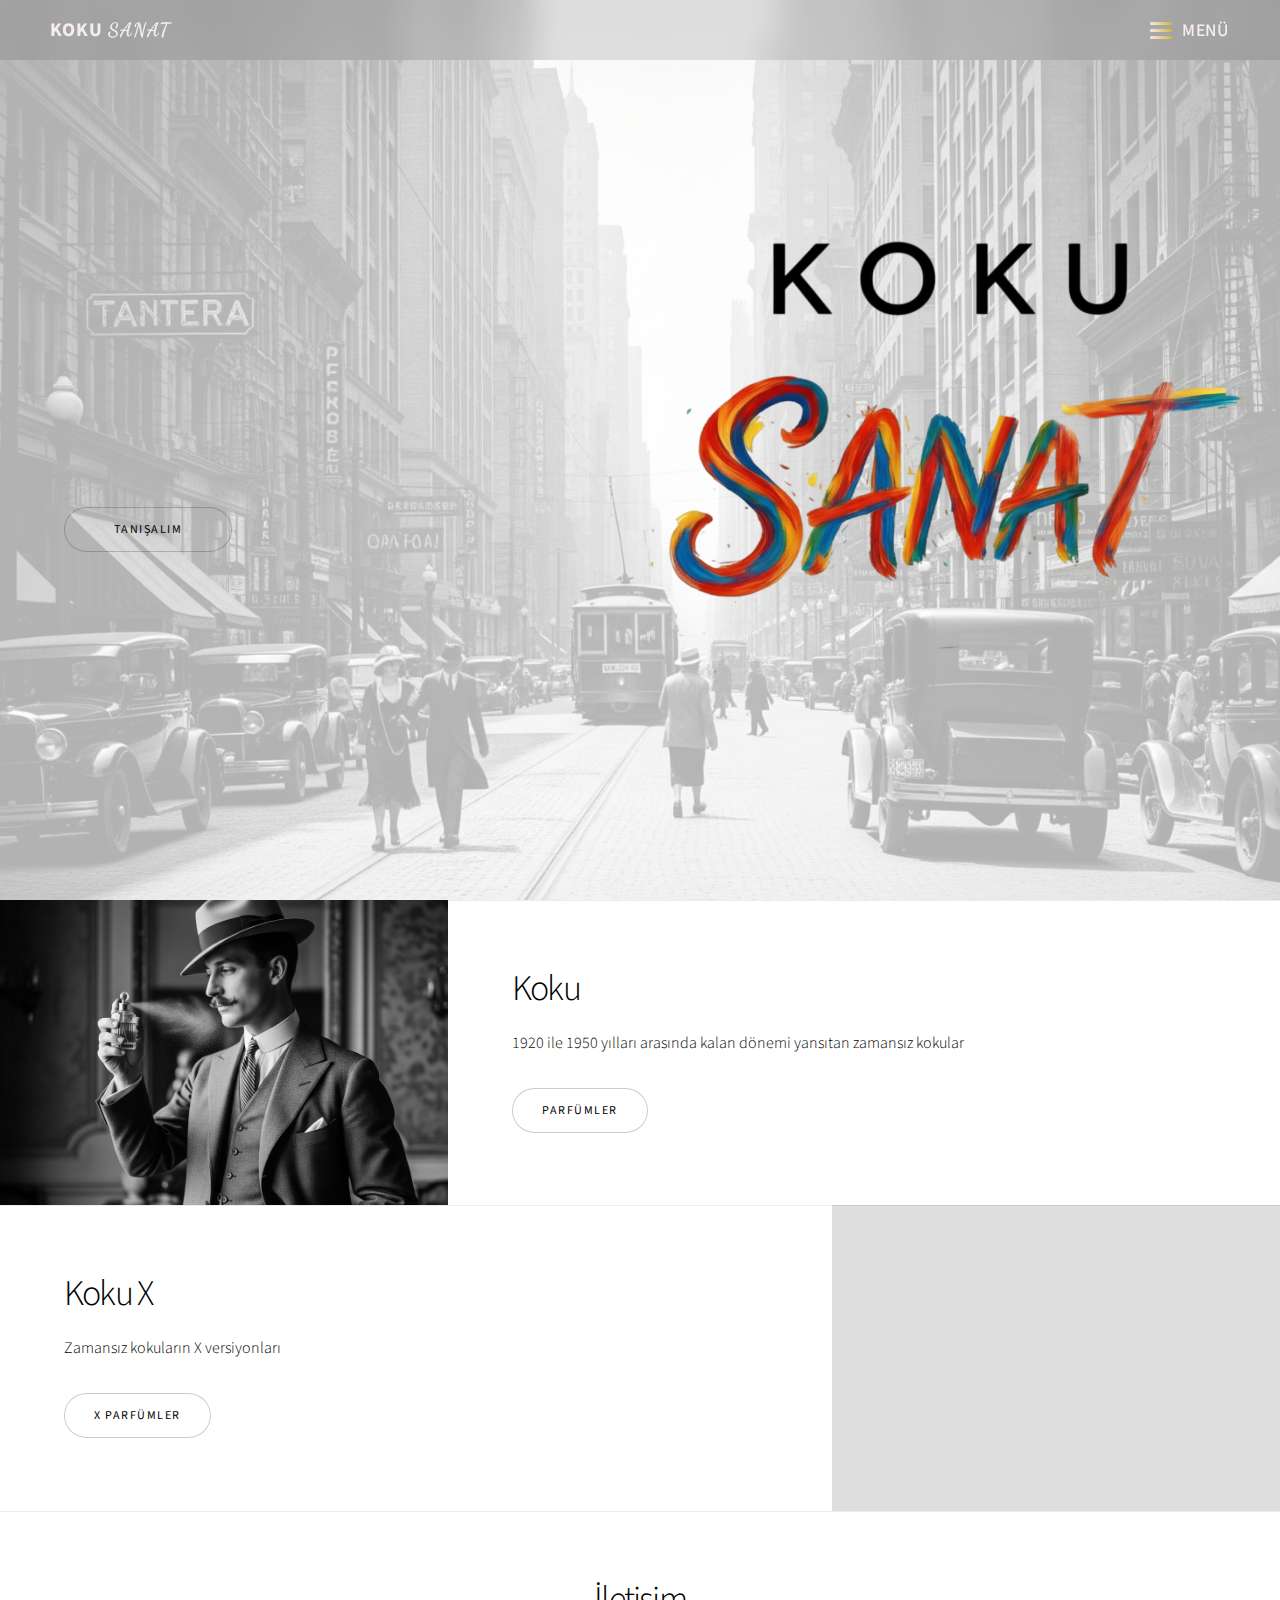
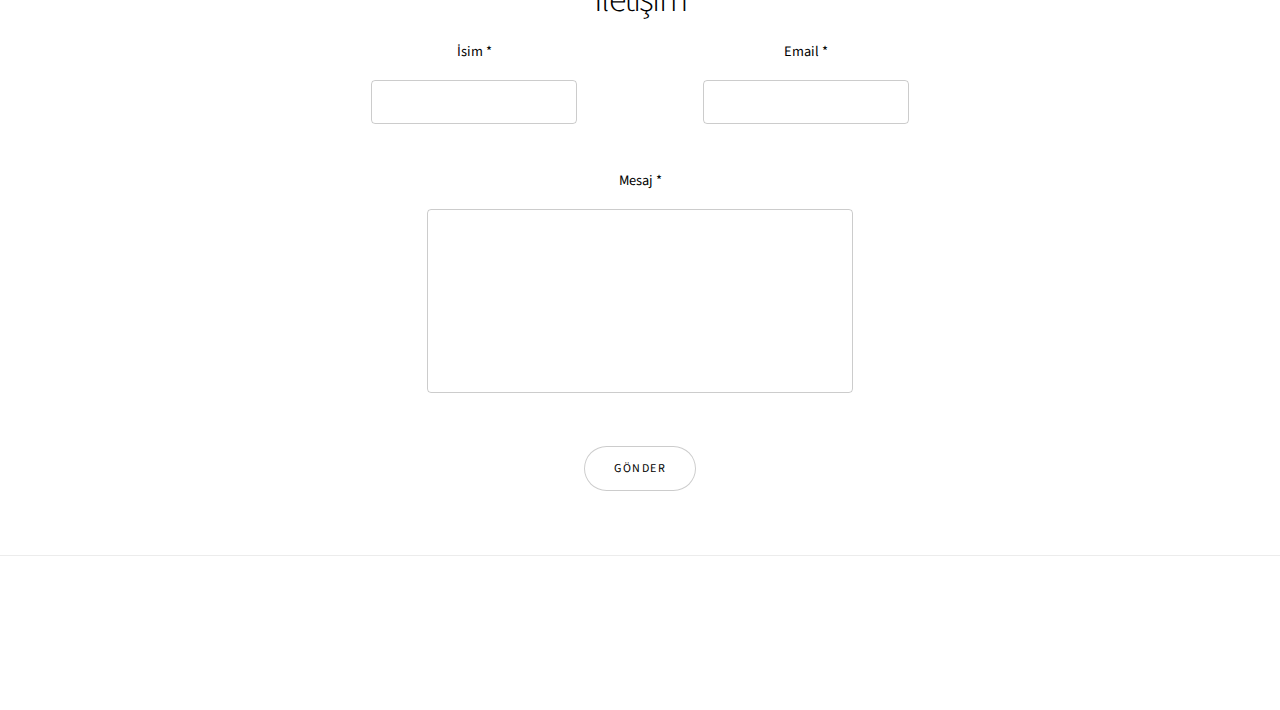
<file: index.html>
<!DOCTYPE html>
<html lang="tr">
<head>
    <meta charset="utf-8">
    <meta name="viewport" content="width=device-width, initial-scale=1, viewport-fit=cover">
    <title>Koku</title>
    <meta name="description" content="Geçmiş dönemlerin unutulmaz kokularından günümüzün niş kokularına uzanan yolculuk.">
    <meta name="keywords" content="parfüm, koku, zamansız parfümler, vintage parfüm, nostaljik kokular">
    <!-- SEO Meta Tags -->
    <meta name="robots" content="index, follow, max-snippet:-1, max-image-preview:large, max-video-preview:-1">
    <meta name="author" content="Koku Sanat">
    <link rel="canonical" href="https://kokusanat.vercel.app/">
    <!-- Language -->
    <meta http-equiv="content-language" content="tr">
    <!-- Security and Best Practices -->
    <meta http-equiv="X-Content-Type-Options" content="nosniff">
    <meta http-equiv="X-Frame-Options" content="DENY">
    <meta http-equiv="Referrer-Policy" content="strict-origin-when-cross-origin">
    <!-- Accessibility and Browser Optimization -->
    <meta name="color-scheme" content="light">
    <meta name="format-detection" content="telephone=no">
    <!-- PWA Meta Tags -->
    <meta name="application-name" content="Koku">
    <meta name="apple-mobile-web-app-title" content="Koku">
    <meta name="apple-mobile-web-app-capable" content="yes">
    <meta name="mobile-web-app-capable" content="yes">
    <!-- Open Graph meta tags -->
    <meta property="og:title" content="Koku Parfum">
    <meta property="og:site_name" content="Koku Sanat">
    <meta property="og:description" content="Geçmiş dönemlerin unutulmaz kokularından günümüzün niş kokularına uzanan yolculuk.">
    <meta property="og:type" content="website">
    <meta property="og:url" content="https://kokusanat.vercel.app">
    <meta property="og:image" content="https://kokusanat.vercel.app/images/social-preview.jpg?v=20250808v2">
    <meta property="og:image:width" content="1200">
    <meta property="og:image:height" content="630">
    <meta property="og:locale" content="tr_TR">
    <meta property="og:updated_time" content="2025-08-08T14:00:00+00:00">
    <!-- Twitter Card -->
    <meta name="twitter:card" content="summary_large_image">
    <meta name="twitter:title" content="Koku Parfum">
    <meta name="twitter:description" content="Geçmiş dönemlerin unutulmaz kokularından günümüzün niş kokularına uzanan yolculuk.">
    <meta name="twitter:image" content="https://kokusanat.vercel.app/images/social-preview.jpg?v=20250808">
    <!-- Favicons -->
    <link rel="icon" type="image/png" sizes="32x32" href="images/favicon-32x32.png">
    <link rel="apple-touch-icon" sizes="180x180" href="images/apple-touch-icon.png">
    <link rel="manifest" href="manifest.json?v=2024080801">
    <meta name="theme-color" content="#b85c38">
    <!-- Fonts -->
    <link rel="preconnect" href="https://fonts.googleapis.com">
    <link rel="preconnect" href="https://fonts.gstatic.com" crossorigin>
    <link href="https://fonts.googleapis.com/css2?family=Source+Sans+Pro:ital,wght@0,300;0,400;0,600;1,300;1,400&family=Dancing+Script:wght@400;700&family=Great+Vibes&display=swap" rel="stylesheet" media="print" onload="this.media='all'">
    <noscript><link href="https://fonts.googleapis.com/css2?family=Source+Sans+Pro:ital,wght@0,300;0,400;0,600;1,300;1,400&family=Dancing+Script:wght@400;700&family=Great+Vibes&display=swap" rel="stylesheet"></noscript>
    <!-- Resource Hints -->
    <link rel="dns-prefetch" href="//formsubmit.co">
    <link rel="prefetch" href="parfümler.html">
    <link rel="prefetch" href="xparfümler.html">
    <style>
        /* Critical CSS */
        html,body{font-family:'Source Sans Pro',-apple-system,BlinkMacSystemFont,'Segoe UI',Roboto,sans-serif;margin:0;padding:0;line-height:1.6}
        body.is-preload *{animation-delay:0s!important;animation-duration:0s!important}
        body.is-preload .typewriter span{opacity:1;transform:none}
        .banner .image{aspect-ratio:800/600;background:#f0f0f0}
        .spotlight .image{aspect-ratio:600/400;background:#f0f0f0}
        img{width:100%;height:100%;object-fit:cover}
        #navbar{position:fixed;top:0;left:0;right:0;z-index:1000;background:rgba(0,0,0,0.1);backdrop-filter:blur(15px);padding:15px 30px;transition:all .3s ease;height:60px;box-sizing:border-box}
        .navbar-container{display:flex;align-items:center;justify-content:space-between;max-width:100%;margin:0 auto;padding:0 20px;height:100%}
        .logo{font-size:1.2em;font-weight:bold;color:#f6eeee;letter-spacing:1px;margin-right:auto}
        .logo-sanat{font-family:'Dancing Script',Georgia,serif;font-weight:700}
        .banner{padding-top:80px!important;min-height:100vh}
        .typewriter{font-family:'Source Sans Pro',-apple-system,BlinkMacSystemFont,'Segoe UI',Roboto,sans-serif;min-height:2em;height:2em;display:block;font-size:2.5em;font-weight:600;line-height:1.2}
        .typewriter span{opacity:0;animation:typewriterFadeIn 0.1s ease-in-out forwards}
        @keyframes typewriterFadeIn{from{opacity:0;transform:translateY(10px)}to{opacity:1;transform:translateY(0)}}
        #menuToggle{width:100px;height:40px}
        #mobileMenu{position:absolute;top:100%;right:0;display:none;min-width:200px}
        .font-loaded body{font-family:'Source Sans Pro',-apple-system,BlinkMacSystemFont,sans-serif}
        .font-loaded .logo-sanat{font-family:'Dancing Script',Georgia,serif}
        .skip-link{position:absolute;top:-40px;left:6px;background:#000;color:#fff;padding:8px;text-decoration:none;z-index:10001;border-radius:4px;opacity:0;pointer-events:none}
        .skip-link:focus{top:6px;outline:2px solid #3498db;opacity:1;pointer-events:auto}
        .error-message{display:block;color:#e74c3c;font-size:.9em;margin-top:4px;min-height:1.2em}
        button:focus,input:focus,textarea:focus,a:focus,[tabindex]:focus{outline:2px solid #3498db;outline-offset:2px}
    </style>
    <!-- CSS Loading -->
    <script>
        // Load CSS files safely
        const cssFiles = ['assets/css/main.css', 'assets/css/custom.css'];
        cssFiles.forEach(href => {
            const link = document.createElement('link');
            link.rel = 'stylesheet';
            link.href = href;
            link.onerror = () => console.warn(`Failed to load CSS: ${href}`);
            document.head.appendChild(link);
        });
    </script>
    <!-- Structured Data -->
    <script type="application/ld+json">
    {
        "@context": "https://schema.org",
        "@type": "Organization",
        "name": "Koku Sanat",
        "description": "1920-1950 dönemi vintage parfümler ve modern X serisinden oluşan zamansız koku koleksiyonu",
        "url": "https://kokusanat.vercel.app",
        "logo": "https://kokusanat.vercel.app/images/apple-touch-icon.png",
        "contactPoint": {
            "@type": "ContactPoint",
            "email": "kokutasarim@gmail.com",
            "contactType": "customer service"
        },
        "sameAs": [
            "https://twitter.com/kokusanat",
            "https://facebook.com/kokusanat",
            "https://instagram.com/kokusanat"
        ]
    }
    </script>
</head>
<body class="is-preload">
    <!-- Skip Link for Accessibility -->
    <a href="#first" class="skip-link" aria-label="Ana içeriğe geç">Ana içeriğe geç</a>
    <!-- Menü Barı -->
    <nav id="navbar" role="navigation" aria-label="Ana navigasyon">
        <div class="navbar-container">
            <div class="logo">
                KOKU <span class="logo-sanat">SANAT</span>
            </div>
            <div id="menuToggle" role="button" aria-haspopup="true" aria-expanded="false" aria-label="Menüyü aç/kapat" tabindex="0">
                <div class="menu-bars" aria-hidden="true">
                    <span class="menu-bar"></span>
                    <span class="menu-bar"></span>
                    <span class="menu-bar"></span>
                </div>
                <span class="menu-text">MENÜ</span>
                <div id="mobileMenu" role="menu" aria-hidden="true">
                    <ul class="menu-list">
                        <li role="none"><a href="parfümler.html" class="menu-item" role="menuitem">🌸 Parfümler</a></li>
                        <li role="none"><a href="xparfümler.html" class="menu-item" role="menuitem">❌ X Parfümler</a></li>
                        <li role="none"><a href="#iletisim" class="menu-item" role="menuitem">📧 İletişim</a></li>
                    </ul>
                </div>
            </div>
        </div>
    </nav>
    <!-- Wrapper -->
    <div id="wrapper" class="divided">
        <!-- Banner -->
        <section class="banner style1 orient-left content-align-left image-position-right fullscreen onload-image-fade-in onload-content-fade-right" style="padding-top:80px;" role="banner" aria-label="Ana başlık bölümü">
            <div class="content">
                <h1 class="major typewriter" role="heading" aria-level="1" aria-live="polite"></h1>
                <ul class="actions stacked">
                    <li><a id="tanisalimBtn" class="button big wide smooth-scroll-middle" role="button" aria-label="Tanışalım bölümüne git">Tanışalım</a></li>
                </ul>
            </div>
            <div class="image" role="img" aria-label="Koku markası ana görseli">
                <img src="images/banner.png" alt="Koku Sanat - Vintage parfüm şişeleri ve zarif tasarım öğeleri içeren ana banner görseli" loading="eager" class="responsive-img" width="800" height="600">
            </div>
        </section>
        <!-- Koku -->
        <section class="spotlight style1 orient-right content-align-left image-position-center onscroll-image-fade-in" id="first" role="main" aria-labelledby="koku-heading">
            <div class="content">
                <h2 id="koku-heading">Koku</h2>
                <p>1920 ile 1950 yılları arasında kalan dönemi yansıtan zamansız kokular</p>
                <ul class="actions stacked">
                    <li><a href="parfümler.html" class="button" aria-label="Parfümler sayfasına git">Parfümler</a></li>
                </ul>
            </div>
            <div class="image" role="img" aria-label="Vintage parfüm koleksiyonu görseli">
                <img src="images/spotlight01.jpg" alt="1920-1950 dönemi vintage parfüm şişeleri koleksiyonu - kristal kapaklı klasik tasarım" loading="lazy" class="responsive-img" width="600" height="400">
            </div>
        </section>
        <!-- Koku X -->
        <section class="spotlight style1 orient-left content-align-left image-position-center onscroll-image-fade-in" role="complementary" aria-labelledby="koku-x-heading">
            <div class="content">
                <h2 id="koku-x-heading">Koku X</h2>
                <p>Zamansız kokuların X versiyonları</p>
                <ul class="actions stacked">
                    <li><a href="xparfümler.html" class="button" aria-label="X Parfümler sayfasına git">X Parfümler</a></li>
                </ul>
            </div>
            <div class="image" role="img" aria-label="Modern X parfüm serisi görseli">
                <img src="images/spotlight02.jpg" alt="Koku X serisi - modern tasarım parfüm şişeleri, çağdaş minimalist yaklaşım" loading="lazy" class="responsive-img" width="600" height="400">
            </div>
        </section>
        <!-- İletişim -->
        <section class="wrapper style1 align-center" id="iletisim" role="form" aria-labelledby="contact-heading">
            <div class="inner medium">
                <h2 id="contact-heading">İletişim</h2>
                <form method="POST" action="https://formsubmit.co/kokutasarim@gmail.com" novalidate aria-label="İletişim formu">
                    <input type="hidden" name="_next" value="https://kokusanat.vercel.app">
                    <input type="hidden" name="_subject" value="Koku - Yeni Mesaj">
                    <div class="fields">
                        <div class="field half">
                            <label for="name">İsim *</label>
                            <input type="text" name="name" id="name" required aria-required="true" aria-describedby="name-error" autocomplete="name">
                            <span id="name-error" class="error-message" role="alert" aria-live="polite"></span>
                        </div>
                        <div class="field half">
                            <label for="email">Email *</label>
                            <input type="email" name="email" id="email" required aria-required="true" aria-describedby="email-error" autocomplete="email">
                            <span id="email-error" class="error-message" role="alert" aria-live="polite"></span>
                        </div>
                        <div class="field">
                            <label for="message">Mesaj *</label>
                            <textarea name="message" id="message" rows="6" required aria-required="true" aria-describedby="message-error"></textarea>
                            <span id="message-error" class="error-message" role="alert" aria-live="polite"></span>
                        </div>
                    </div>
                    <ul class="actions special">
                        <li><input type="submit" value="Gönder" aria-label="İletişim formunu gönder"></li>
                    </ul>
                </form>
            </div>
        </section>
        <!-- Footer -->
        <footer class="wrapper style1 align-center" role="contentinfo" aria-label="Site alt bilgileri">
            <div class="inner">
                <ul class="icons" role="list" aria-label="Sosyal medya linkleri">
                    <li role="listitem"><a href="https://twitter.com/kokusanat" class="icon brands style2 fa-twitter" aria-label="Twitter sayfamızı ziyaret edin" target="_blank" rel="noopener"><span class="label">Twitter</span></a></li>
                    <li role="listitem"><a href="https://facebook.com/kokusanat" class="icon brands style2 fa-facebook-f" aria-label="Facebook sayfamızı ziyaret edin" target="_blank" rel="noopener"><span class="label">Facebook</span></a></li>
                    <li role="listitem"><a href="https://instagram.com/kokusanat" class="icon brands style2 fa-instagram" aria-label="Instagram sayfamızı ziyaret edin" target="_blank" rel="noopener"><span class="label">Instagram</span></a></li>
                    <li role="listitem"><a href="https://linkedin.com/company/kokusanat" class="icon brands style2 fa-linkedin-in" aria-label="LinkedIn sayfamızı ziyaret edin" target="_blank" rel="noopener"><span class="label">LinkedIn</span></a></li>
                    <li role="listitem"><a href="mailto:kokutasarim@gmail.com" class="icon style2 fa-envelope" aria-label="Email ile iletişime geçin"><span class="label">Email</span></a></li>
                </ul>
            </div>
        </footer>
    </div>
    <!-- Scripts -->
    <script>
        // Service Worker
        'serviceWorker' in navigator && navigator.serviceWorker.register('/sw.js').catch(console.log);
        // Font loading
        function loadFonts() {
            // Fonts are now loaded via CSS link in head
            document.documentElement.classList.add('font-loaded');
        }
        document.addEventListener('DOMContentLoaded', function() {
            setTimeout(loadFonts, 100);
            const [tanisalimBtn, menuToggle, mobileMenu, typewriter, firstSection] = 
                ['tanisalimBtn', 'menuToggle', 'mobileMenu', '.typewriter', 'first']
                .map(id => document.querySelector(id.startsWith('.') ? id : `#${id}`));
            // Smooth scroll
            tanisalimBtn?.addEventListener('click', e => {
                e.preventDefault();
                window.scrollTo({
                    top: firstSection.getBoundingClientRect().top + window.pageYOffset + 60,
                    behavior: 'smooth'
                });
            });
            // Menu functionality
            let hideTimeout, isMenuOpen = false;
            const showMenu = () => {
                clearTimeout(hideTimeout);
                if (mobileMenu) {
                    mobileMenu.style.display = 'block';
                    mobileMenu.setAttribute('aria-hidden', 'false');
                    isMenuOpen = true;
                }
            };
            const hideMenu = () => {
                hideTimeout = setTimeout(() => {
                    if (menuToggle && mobileMenu && !menuToggle.matches(':hover') && !mobileMenu.matches(':hover')) {
                        mobileMenu.style.display = 'none';
                        mobileMenu.setAttribute('aria-hidden', 'true');
                        isMenuOpen = false;
                    }
                }, 100);
            };
            if (menuToggle) {
                const hasTouch = 'ontouchstart' in window || navigator.maxTouchPoints > 0;
                if (hasTouch) {
                    menuToggle.addEventListener('touchstart', showMenu, {passive: true});
                    menuToggle.addEventListener('touchend', () => setTimeout(hideMenu, 200), {passive: true});
                } else {
                    menuToggle.addEventListener('mouseenter', showMenu);
                    menuToggle.addEventListener('mouseleave', hideMenu);
                }
                menuToggle.addEventListener('keydown', e => {
                    if (e.key === 'Enter' || e.key === ' ') {
                        e.preventDefault();
                        isMenuOpen ? (hideMenu(), menuToggle.setAttribute('aria-expanded', 'false')) 
                                  : (showMenu(), menuToggle.setAttribute('aria-expanded', 'true'));
                    }
                });
            }
            if (mobileMenu) {
                mobileMenu.addEventListener('mouseenter', showMenu);
                mobileMenu.addEventListener('mouseleave', hideMenu);
                mobileMenu.setAttribute('aria-hidden', 'true');
                mobileMenu.querySelectorAll('.menu-item').forEach(item => {
                    item.addEventListener('click', () => {
                        mobileMenu.style.display = 'none';
                        mobileMenu.setAttribute('aria-hidden', 'true');
                        isMenuOpen = false;
                    });
                });
            }
            // Typewriter effect
            if (typewriter) {
                const text = "Geçmiş dönemlerin unutulmaz kokuları";
                typewriter.innerHTML = '';
                text.split('').forEach((char, index) => {
                    const span = document.createElement('span');
                    span.textContent = char === ' ' ? '\u00A0' : char;
                    span.style.animationDelay = `${index * 0.04}s`;
                    typewriter.appendChild(span);
                });
            }
            // Lazy loading
            const lazyImages = document.querySelectorAll('img[loading="lazy"]');
            if ('IntersectionObserver' in window && lazyImages.length > 0) {
                const imageObserver = new IntersectionObserver((entries) => {
                    entries.forEach(entry => {
                        if (entry.isIntersecting) {
                            entry.target.classList.add('loaded');
                            imageObserver.unobserve(entry.target);
                        }
                    });
                }, { rootMargin: '50px' });
                lazyImages.forEach(img => imageObserver.observe(img));
            }
            // Form validation
            const form = document.querySelector('form');
            form?.addEventListener('submit', e => {
                let isValid = true;
                document.querySelectorAll('.error-message').forEach(error => error.textContent = '');
                const fields = [
                    ['name', 'İsim alanı zorunludur.'],
                    ['email', 'Email alanı zorunludur.', 'Geçerli bir email adresi giriniz.'],
                    ['message', 'Mesaj alanı zorunludur.']
                ];
                fields.forEach(([id, required, invalid]) => {
                    const field = document.getElementById(id);
                    const value = field.value.trim();
                    if (!value) {
                        document.getElementById(`${id}-error`).textContent = required;
                        isValid = false;
                    } else if (id === 'email' && !/^[^\s@]+@[^\s@]+\.[^\s@]+$/.test(value)) {
                        document.getElementById(`${id}-error`).textContent = invalid;
                        isValid = false;
                    }
                });
                if (!isValid) {
                    e.preventDefault();
                    form.querySelector('.error-message:not(:empty)')?.previousElementSibling.focus();
                }
            });
            // Load non-critical scripts
            window.addEventListener('load', () => {
                setTimeout(() => {
                    ['jquery.min.js', 'main.js'].forEach((script, index) => {
                        const s = document.createElement('script');
                        s.src = `assets/js/${script}`;
                        s.async = true;
                        if (index === 1) {
                            s.onload = () => {
                                ['jquery.scrollex.min.js', 'jquery.scrolly.min.js', 'browser.min.js', 'breakpoints.min.js', 'util.js']
                                .forEach(additionalScript => {
                                    const as = document.createElement('script');
                                    as.src = `assets/js/${additionalScript}`;
                                    as.async = true;
                                    document.head.appendChild(as);
                                });
                            };
                        }
                        document.head.appendChild(s);
                    });
                }, 500);
            });
            setTimeout(() => document.body.classList.remove('is-preload'), 100);
        });
    </script>
</body>
</html>
</file>
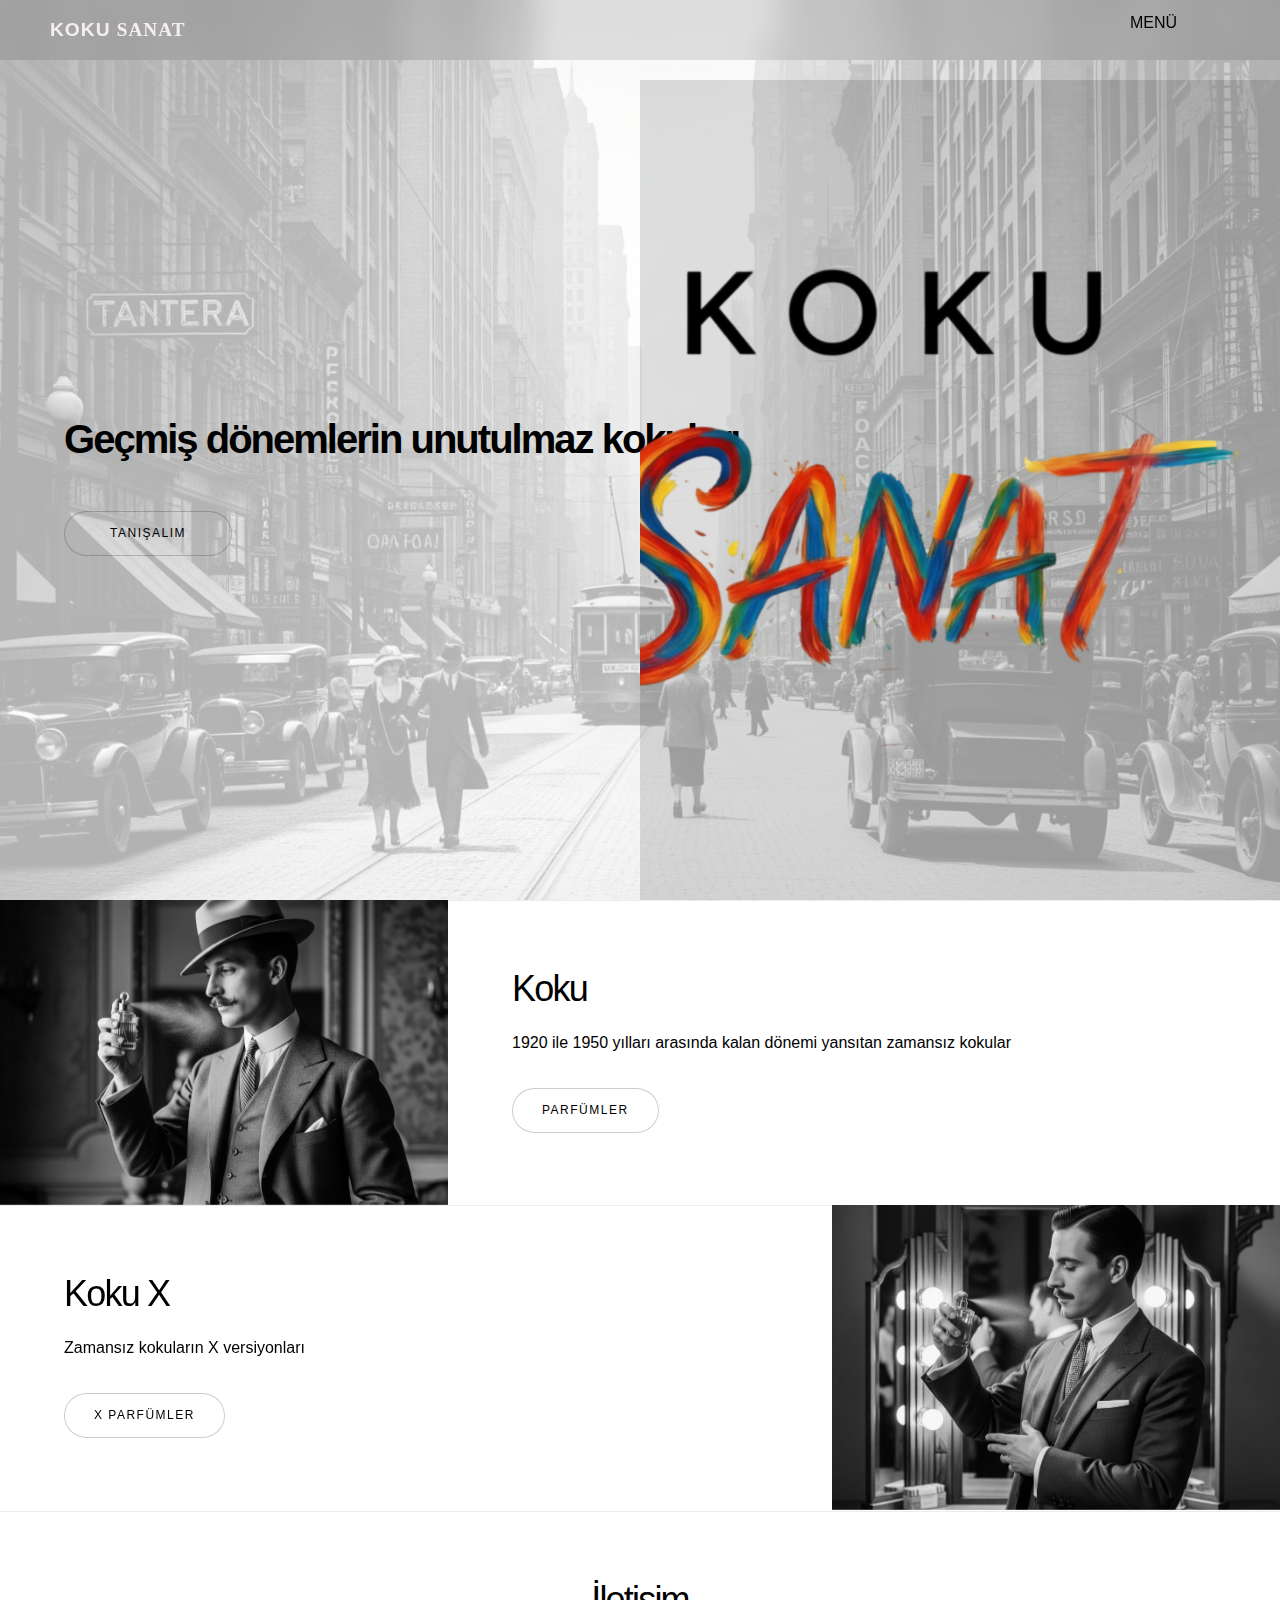
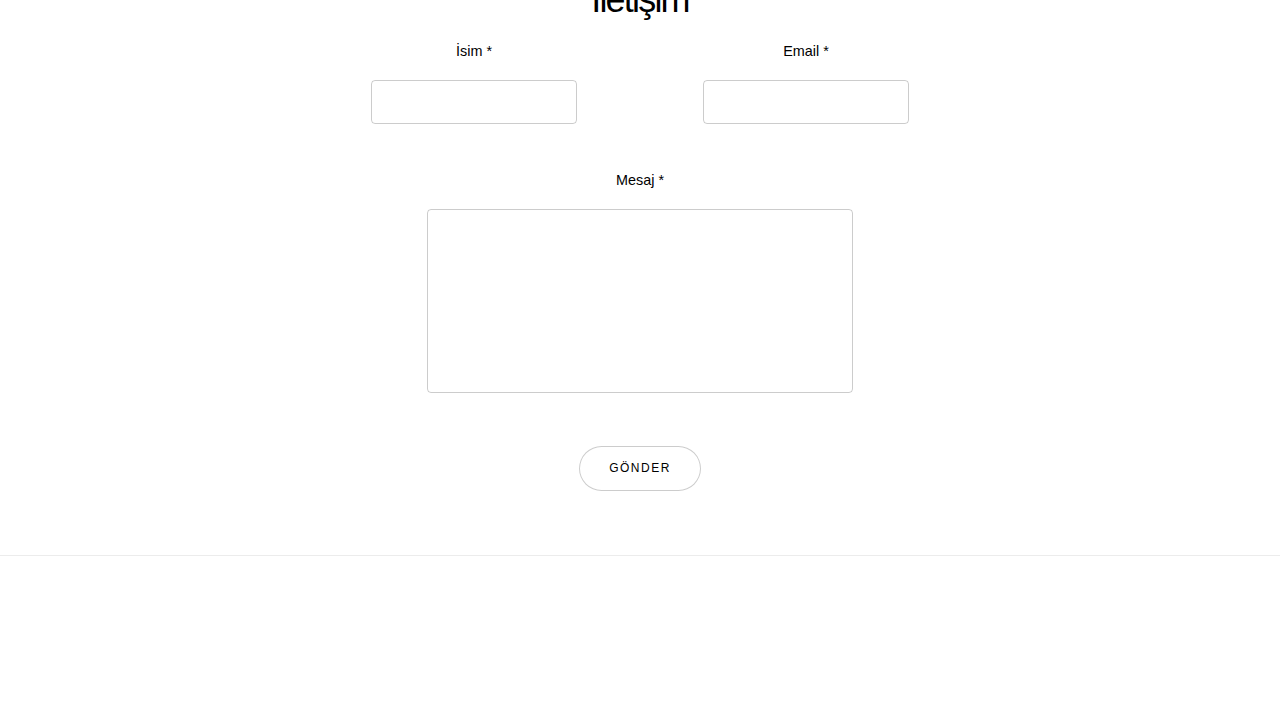
<file: index_backup.html>
<!DOCTYPE html>
<html lang="tr">
<head>
    <meta charset="utf-8">
    <meta name="viewport" content="width=device-width, initial-scale=1, viewport-fit=cover">
    <title>Koku</title>
    <meta name="description" content="Geçmiş dönemlerin unutulmaz kokularından günümüzün niş kokularına uzanan yolculuk.">
    <meta name="keywords" content="parfüm, koku, zamansız parfümler, vintage parfüm, nostaljik kokular">
    <!-- SEO Meta Tags -->
    <meta name="robots" content="index, follow, max-snippet:-1, max-image-preview:large, max-video-preview:-1">
    <meta name="author" content="Koku Sanat">
    <link rel="canonical" href="https://kokusanat.vercel.app/">
    <!-- Language -->
    <meta http-equiv="content-language" content="tr">
    <!-- Security Headers -->
    <meta http-equiv="X-Content-Type-Options" content="nosniff">
    <meta http-equiv="X-Frame-Options" content="DENY">
    <meta http-equiv="Referrer-Policy" content="strict-origin-when-cross-origin">
    <!-- Mobile Optimization -->
    <meta name="format-detection" content="telephone=no">
    <meta name="color-scheme" content="light">
    <!-- PWA Meta Tags -->
    <meta name="application-name" content="Koku">
    <meta name="apple-mobile-web-app-title" content="Koku">
    <meta name="apple-mobile-web-app-capable" content="yes">
    <meta name="mobile-web-app-capable" content="yes">
    <!-- Open Graph meta tags -->
    <meta property="og:title" content="Koku Parfum">
    <meta property="og:site_name" content="Koku Sanat">
    <meta property="og:description" content="Geçmiş dönemlerin unutulmaz kokularından günümüzün niş kokularına uzanan yolculuk.">
    <meta property="og:type" content="website">
    <meta property="og:url" content="https://kokusanat.vercel.app">
    <meta property="og:image" content="https://kokusanat.vercel.app/images/social-preview.jpg?v=20250808v2">
    <meta property="og:image:width" content="1200">
    <meta property="og:image:height" content="630">
    <meta property="og:locale" content="tr_TR">
    <meta property="og:updated_time" content="2025-08-08T14:00:00+00:00">
    <!-- Twitter Card -->
    <meta name="twitter:card" content="summary_large_image">
    <meta name="twitter:title" content="Koku Parfum">
    <meta name="twitter:description" content="Geçmiş dönemlerin unutulmaz kokularından günümüzün niş kokularına uzanan yolculuk.">
    <meta name="twitter:image" content="https://kokusanat.vercel.app/images/social-preview.jpg?v=20250808">
    <!-- Favicons -->
    <link rel="icon" type="image/png" sizes="32x32" href="images/favicon-32x32.png">
    <link rel="apple-touch-icon" sizes="180x180" href="images/apple-touch-icon.png">
    <link rel="manifest" href="manifest.json?v=2024080801">
    <meta name="theme-color" content="#b85c38">
    <!-- Fonts -->
    <link rel="preconnect" href="https://fonts.googleapis.com">
    <link rel="preconnect" href="https://fonts.gstatic.com" crossorigin>
    <link href="https://fonts.googleapis.com/css2?family=Source+Sans+Pro:ital,wght@0,300;0,400;0,600;1,300;1,400&family=Dancing+Script:wght@400;700&family=Great+Vibes&display=swap" rel="stylesheet" media="print" onload="this.media='all'">
    <noscript><link href="https://fonts.googleapis.com/css2?family=Source+Sans+Pro:ital,wght@0,300;0,400;0,600;1,300;1,400&family=Dancing+Script:wght@400;700&family=Great+Vibes&display=swap" rel="stylesheet"></noscript>
    <!-- Resource Hints -->
    <link rel="dns-prefetch" href="//formsubmit.co">
    <link rel="prefetch" href="parfümler.html">
    <link rel="prefetch" href="xparfümler.html">
    <style>
        /* Critical CSS - Above the fold content */
        html,body{font-family:'Source Sans Pro',-apple-system,BlinkMacSystemFont,'Segoe UI',Roboto,sans-serif;margin:0;padding:0;line-height:1.6}
        body.is-preload *{animation-delay:0s!important;animation-duration:0s!important}
        .banner .image{aspect-ratio:800/600;background:#f0f0f0}
        .spotlight .image{aspect-ratio:600/400;background:#f0f0f0}
        img{width:100%;height:100%;object-fit:cover;will-change:transform}
        #navbar{position:fixed;top:0;left:0;right:0;z-index:1000;background:rgba(0,0,0,0.1);backdrop-filter:blur(15px);padding:15px 30px;transition:all .3s ease;height:60px;box-sizing:border-box}
        .navbar-container{display:flex;align-items:center;justify-content:space-between;max-width:100%;margin:0 auto;padding:0 20px;height:100%}
        .logo{font-size:1.2em;font-weight:bold;color:#f6eeee;letter-spacing:1px;margin-right:auto}
        .logo-sanat{font-family:'Dancing Script',Georgia,serif;font-weight:700}
        .banner{padding-top:80px!important;min-height:100vh}
        .typewriter{font-family:'Source Sans Pro',-apple-system,BlinkMacSystemFont,'Segoe UI',Roboto,sans-serif;min-height:2em;height:2em;display:block;font-size:clamp(1.5em,4vw,2.5em);font-weight:600;line-height:1.2}
        #menuToggle{width:100px;height:40px}
        #mobileMenu{position:absolute;top:100%;right:0;display:none;min-width:200px}
        .font-loaded body{font-family:'Source Sans Pro',-apple-system,BlinkMacSystemFont,sans-serif}
        .font-loaded .logo-sanat{font-family:'Dancing Script',Georgia,serif}
        .skip-link{position:absolute;top:-40px;left:6px;background:#000;color:#fff;padding:8px;text-decoration:none;z-index:10001;border-radius:4px;opacity:0;pointer-events:none}
        .skip-link:focus{top:6px;outline:2px solid #3498db;opacity:1;pointer-events:auto}
        .error-message{display:block;color:#e74c3c;font-size:.9em;margin-top:4px;min-height:1.2em}
        button:focus,input:focus,textarea:focus,a:focus,[tabindex]:focus{outline:2px solid #3498db;outline-offset:2px}
        /* Performance optimizations */
        .banner,.spotlight{contain:layout style paint}
        .image{transform:translateZ(0)}
    </style>
    <!-- Main CSS -->
    <link rel="stylesheet" href="assets/css/main.css" />
    <!-- Structured Data -->
    <script type="application/ld+json">
    {
        "@context": "https://schema.org",
        "@type": "Organization",
        "name": "Koku Sanat",
        "description": "1920-1950 dönemi vintage parfümler ve modern X serisinden oluşan zamansız koku koleksiyonu",
        "url": "https://kokusanat.vercel.app",
        "logo": "https://kokusanat.vercel.app/images/apple-touch-icon.png",
        "contactPoint": {
            "@type": "ContactPoint",
            "email": "kokutasarim@gmail.com",
            "contactType": "customer service"
        },
        "sameAs": [
            "#",
            "#",
            "#"
        ]
    }
    </script>
</head>
<body class="is-preload">
    <!-- Skip Link for Accessibility -->
    <a href="#first" class="skip-link" aria-label="Ana içeriğe geç">Ana içeriğe geç</a>
    <!-- Menü Barı -->
    <nav id="navbar" role="navigation" aria-label="Ana navigasyon">
        <div class="navbar-container">
            <div class="logo">
                KOKU <span class="logo-sanat">SANAT</span>
            </div>
            <div id="menuToggle" role="button" aria-haspopup="true" aria-expanded="false" aria-label="Menüyü aç/kapat" tabindex="0">
                <div class="menu-bars" aria-hidden="true">
                    <span class="menu-bar"></span>
                    <span class="menu-bar"></span>
                    <span class="menu-bar"></span>
                </div>
                <span class="menu-text">MENÜ</span>
                <div id="mobileMenu" role="menu" aria-hidden="true">
                    <ul class="menu-list">
                        <li role="none"><a href="parfümler.html" class="menu-item" role="menuitem">🌸 Parfümler</a></li>
                        <li role="none"><a href="xparfümler.html" class="menu-item" role="menuitem">❌ X Parfümler</a></li>
                        <li role="none"><a href="#iletisim" class="menu-item" role="menuitem">📧 İletişim</a></li>
                    </ul>
                </div>
            </div>
        </div>
    </nav>
    <!-- Wrapper -->
    <div id="wrapper" class="divided">
        <!-- Banner -->
        <section class="banner style1 orient-left content-align-left image-position-right fullscreen onload-image-fade-in onload-content-fade-right" style="padding-top:80px;" role="banner" aria-label="Ana başlık bölümü">
            <div class="content">
                <h1 class="major typewriter" role="heading" aria-level="1" aria-live="polite"></h1>
                <ul class="actions stacked">
                    <li><a id="tanisalimBtn" class="button big wide smooth-scroll-middle" role="button" aria-label="Tanışalım bölümüne git">Tanışalım</a></li>
                </ul>
            </div>
            <div class="image" role="img" aria-label="Koku markası ana görseli">
                <img src="images/banner.png" alt="Koku Sanat - Vintage parfüm şişeleri ve zarif tasarım öğeleri içeren ana banner görseli" loading="eager" class="responsive-img" width="800" height="600">
            </div>
        </section>
        <!-- Koku -->
        <section class="spotlight style1 orient-right content-align-left image-position-center onscroll-image-fade-in" id="first" role="main" aria-labelledby="koku-heading">
            <div class="content">
                <h2 id="koku-heading">Koku</h2>
                <p>1920 ile 1950 yılları arasında kalan dönemi yansıtan zamansız kokular</p>
                <ul class="actions stacked">
                    <li><a href="parfümler.html" class="button" aria-label="Parfümler sayfasına git">Parfümler</a></li>
                </ul>
            </div>
            <div class="image" role="img" aria-label="Vintage parfüm koleksiyonu görseli">
                <img src="images/spotlight01.jpg" alt="1920-1950 dönemi vintage parfüm şişeleri koleksiyonu - kristal kapaklı klasik tasarım" loading="lazy" class="responsive-img" width="600" height="400">
            </div>
        </section>
        <!-- Koku X -->
        <section class="spotlight style1 orient-left content-align-left image-position-center onscroll-image-fade-in" role="complementary" aria-labelledby="koku-x-heading">
            <div class="content">
                <h2 id="koku-x-heading">Koku X</h2>
                <p>Zamansız kokuların X versiyonları</p>
                <ul class="actions stacked">
                    <li><a href="xparfümler.html" class="button" aria-label="X Parfümler sayfasına git">X Parfümler</a></li>
                </ul>
            </div>
            <div class="image" role="img" aria-label="Modern X parfüm serisi görseli">
                <img src="images/spotlight02.jpg" alt="Koku X serisi - modern tasarım parfüm şişeleri, çağdaş minimalist yaklaşım" loading="lazy" class="responsive-img" width="600" height="400">
            </div>
        </section>
        <!-- İletişim -->
        <section class="wrapper style1 align-center" id="iletisim" role="form" aria-labelledby="contact-heading">
            <div class="inner medium">
                <h2 id="contact-heading">İletişim</h2>
                <form method="POST" action="https://formsubmit.co/kokutasarim@gmail.com" novalidate aria-label="İletişim formu">
                    <input type="hidden" name="_next" value="https://kokusanat.vercel.app">
                    <input type="hidden" name="_subject" value="Koku - Yeni Mesaj">
                    <div class="fields">
                        <div class="field half">
                            <label for="name">İsim *</label>
                            <input type="text" name="name" id="name" required aria-required="true" aria-describedby="name-error" autocomplete="name">
                            <span id="name-error" class="error-message" role="alert" aria-live="polite"></span>
                        </div>
                        <div class="field half">
                            <label for="email">Email *</label>
                            <input type="email" name="email" id="email" required aria-required="true" aria-describedby="email-error" autocomplete="email">
                            <span id="email-error" class="error-message" role="alert" aria-live="polite"></span>
                        </div>
                        <div class="field">
                            <label for="message">Mesaj *</label>
                            <textarea name="message" id="message" rows="6" required aria-required="true" aria-describedby="message-error"></textarea>
                            <span id="message-error" class="error-message" role="alert" aria-live="polite"></span>
                        </div>
                    </div>
                    <ul class="actions special">
                        <li><input type="submit" value="Gönder" aria-label="İletişim formunu gönder"></li>
                    </ul>
                </form>
            </div>
        </section>
        <!-- Footer -->
        <footer class="wrapper style1 align-center" role="contentinfo" aria-label="Site alt bilgileri">
            <div class="inner">
                <ul class="icons" role="list" aria-label="Sosyal medya linkleri">
                    <li role="listitem"><a href="#" class="icon brands style2 fa-twitter" aria-label="Twitter sayfamızı ziyaret edin"><span class="label">Twitter</span></a></li>
                    <li role="listitem"><a href="#" class="icon brands style2 fa-facebook-f" aria-label="Facebook sayfamızı ziyaret edin"><span class="label">Facebook</span></a></li>
                    <li role="listitem"><a href="#" class="icon brands style2 fa-instagram" aria-label="Instagram sayfamızı ziyaret edin"><span class="label">Instagram</span></a></li>
                    <li role="listitem"><a href="#" class="icon brands style2 fa-linkedin-in" aria-label="LinkedIn sayfamızı ziyaret edin"><span class="label">LinkedIn</span></a></li>
                    <li role="listitem"><a href="mailto:kokutasarim@gmail.com" class="icon style2 fa-envelope" aria-label="Email ile iletişime geçin"><span class="label">Email</span></a></li>
                </ul>
            </div>
        </footer>
    </div>
    <script>
        // Service Worker Registration
        if ('serviceWorker' in navigator) {
            navigator.serviceWorker.register('/sw.js').catch(console.log);
        }
        
        // Font Loading Optimization
        function loadFonts() {
            document.documentElement.classList.add('font-loaded');
        }
        
        document.addEventListener('DOMContentLoaded', function() {
            setTimeout(loadFonts, 100);
            
            // DOM Elements
            const elements = {
                tanisalimBtn: document.getElementById('tanisalimBtn'),
                menuToggle: document.getElementById('menuToggle'),
                mobileMenu: document.getElementById('mobileMenu'),
                typewriter: document.querySelector('.typewriter'),
                firstSection: document.getElementById('first'),
                form: document.querySelector('form')
            };
            
            // Smooth Scroll Handler
            elements.tanisalimBtn?.addEventListener('click', handleSmoothScroll);
            
            // Menu Functionality
            initializeMenu(elements.menuToggle, elements.mobileMenu);
            
            // Typewriter Effect
            initializeTypewriter(elements.typewriter);
            
            // Lazy Loading
            initializeLazyLoading();
            
            // Form Validation
            elements.form?.addEventListener('submit', handleFormSubmit);
            
            // Load Scripts After Page Load
            window.addEventListener('load', loadNonCriticalScripts);
            
            // Remove Preload Class
            setTimeout(() => document.body.classList.remove('is-preload'), 100);
        });
        
        function handleSmoothScroll(e) {
            e.preventDefault();
            const firstSection = document.getElementById('first');
            window.scrollTo({
                top: firstSection.getBoundingClientRect().top + window.pageYOffset + 60,
                behavior: 'smooth'
            });
        }
        
        function initializeMenu(menuToggle, mobileMenu) {
            if (!menuToggle || !mobileMenu) return;
            
            let hideTimeout, isMenuOpen = false;
            
            const showMenu = () => {
                clearTimeout(hideTimeout);
                mobileMenu.style.display = 'block';
                mobileMenu.setAttribute('aria-hidden', 'false');
                isMenuOpen = true;
            };
            
            const hideMenu = () => {
                hideTimeout = setTimeout(() => {
                    if (!menuToggle.matches(':hover') && !mobileMenu.matches(':hover')) {
                        mobileMenu.style.display = 'none';
                        mobileMenu.setAttribute('aria-hidden', 'true');
                        isMenuOpen = false;
                    }
                }, 100);
            };
            
            // Touch vs Mouse Events
            const hasTouch = 'ontouchstart' in window;
            if (hasTouch) {
                menuToggle.addEventListener('touchstart', showMenu, {passive: true});
                menuToggle.addEventListener('touchend', () => setTimeout(hideMenu, 200), {passive: true});
            } else {
                menuToggle.addEventListener('mouseenter', showMenu);
                menuToggle.addEventListener('mouseleave', hideMenu);
            }
            
            // Keyboard Navigation
            menuToggle.addEventListener('keydown', (e) => {
                if (e.key === 'Enter' || e.key === ' ') {
                    e.preventDefault();
                    if (isMenuOpen) {
                        hideMenu();
                        menuToggle.setAttribute('aria-expanded', 'false');
                    } else {
                        showMenu();
                        menuToggle.setAttribute('aria-expanded', 'true');
                    }
                }
            });
            
            // Menu Item Clicks
            mobileMenu.addEventListener('mouseenter', showMenu);
            mobileMenu.addEventListener('mouseleave', hideMenu);
            mobileMenu.querySelectorAll('.menu-item').forEach(item => {
                item.addEventListener('click', () => {
                    mobileMenu.style.display = 'none';
                    mobileMenu.setAttribute('aria-hidden', 'true');
                    isMenuOpen = false;
                });
            });
        }
        
        function initializeTypewriter(typewriter) {
            if (!typewriter) return;
            
            const text = "Geçmiş dönemlerin unutulmaz kokuları";
            typewriter.innerHTML = '';
            
            text.split('').forEach((char, index) => {
                const span = document.createElement('span');
                span.textContent = char === ' ' ? '\u00A0' : char;
                span.style.animationDelay = `${index * 0.04}s`;
                typewriter.appendChild(span);
            });
        }
        
        function initializeLazyLoading() {
            const lazyImages = document.querySelectorAll('img[loading="lazy"]');
            if (!('IntersectionObserver' in window) || lazyImages.length === 0) return;
            
            const imageObserver = new IntersectionObserver((entries) => {
                entries.forEach(entry => {
                    if (entry.isIntersecting) {
                        entry.target.classList.add('loaded');
                        imageObserver.unobserve(entry.target);
                    }
                });
            }, { rootMargin: '50px' });
            
            lazyImages.forEach(img => imageObserver.observe(img));
        }
        
        function handleFormSubmit(e) {
            const form = e.target;
            let isValid = true;
            
            // Clear previous errors
            document.querySelectorAll('.error-message').forEach(error => error.textContent = '');
            
            // Validation rules
            const validationRules = [
                { id: 'name', required: 'İsim alanı zorunludur.' },
                { id: 'email', required: 'Email alanı zorunludur.', pattern: 'Geçerli bir email adresi giriniz.' },
                { id: 'message', required: 'Mesaj alanı zorunludur.' }
            ];
            
            validationRules.forEach(rule => {
                const field = document.getElementById(rule.id);
                const value = field.value.trim();
                const errorElement = document.getElementById(`${rule.id}-error`);
                
                if (!value) {
                    errorElement.textContent = rule.required;
                    isValid = false;
                } else if (rule.id === 'email' && !/^[^\s@]+@[^\s@]+\.[^\s@]+$/.test(value)) {
                    errorElement.textContent = rule.pattern;
                    isValid = false;
                }
            });
            
            if (!isValid) {
                e.preventDefault();
                form.querySelector('.error-message:not(:empty)')?.previousElementSibling.focus();
            }
        }
        
        function loadNonCriticalScripts() {
            setTimeout(() => {
                const scripts = ['jquery.min.js', 'main.js'];
                scripts.forEach((script, index) => {
                    const s = document.createElement('script');
                    s.src = `assets/js/${script}`;
                    s.async = true;
                    
                    if (index === 1) {
                        s.onload = loadAdditionalScripts;
                    }
                    document.head.appendChild(s);
                });
            }, 500);
        }
        
        function loadAdditionalScripts() {
            const additionalScripts = [
                'jquery.scrollex.min.js',
                'jquery.scrolly.min.js', 
                'browser.min.js',
                'breakpoints.min.js',
                'util.js'
            ];
            
            additionalScripts.forEach(script => {
                const s = document.createElement('script');
                s.src = `assets/js/${script}`;
                s.async = true;
                document.head.appendChild(s);
            });
        }
    </script>
</body>
</html>
</file>
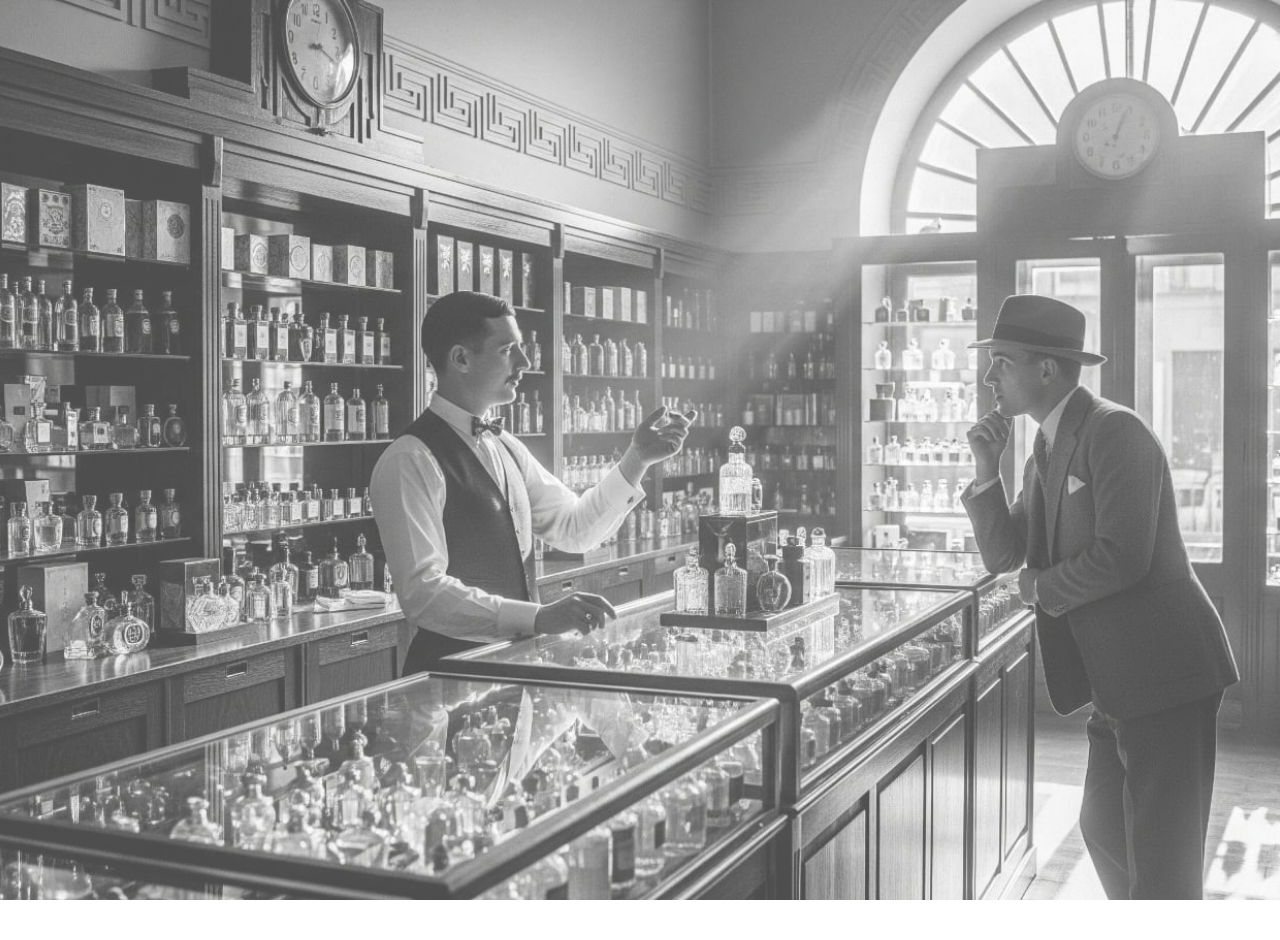
<file: parfümler.html>
﻿<!DOCTYPE html>
<html lang="tr">
<head>
    <meta charset="utf-8">
    <meta name="viewport" content="width=device-width, initial-scale=1">
    <title>Parfümler - Koku Sanat | Vintage Parfüm Koleksiyonu</title>

    <meta name="description" content="1920-1950 döneminin eşsiz parfümleri. Sentez 1920 ve Sentez 1950 ile zamansız kokuları keşfedin.">
    <meta name="keywords" content="vintage parfüm, sentez 1920, sentez 1950, klasik parfüm">

    <!-- Favicons -->
    <link rel="icon" type="image/png" sizes="16x16" href="images/favicon-16x16.png">
    <link rel="icon" type="image/png" sizes="32x32" href="images/favicon-32x32.png">
    <link rel="icon" type="image/png" sizes="48x48" href="images/favicon-48x48.png">
    <link rel="apple-touch-icon" sizes="180x180" href="images/apple-touch-icon.png">
    <link rel="shortcut icon" type="image/png" href="images/favicon-48x48.png">
    <link rel="manifest" href="manifest.json">
    <meta name="theme-color" content="#b85c38">
    <meta name="msapplication-TileColor" content="#b85c38">
    <meta name="msapplication-TileImage" content="images/favicon-48x48.png">

    <!-- Fonts -->
    <link href="https://fonts.googleapis.com/css2?family=Pacifico&family=Montserrat:wght@400;700&display=swap" rel="stylesheet">

    <style>
        body {
            background: linear-gradient(rgba(255,255,255,0.3), rgba(255,255,255,0.3)), url('images/arka1.jpg') center/cover no-repeat fixed;
            font-family: 'Montserrat', Arial, sans-serif;
            min-height: 100vh;
            margin: 0;
            padding: 20px;
        }

        .retro-header, .products, .retro-footer {
            opacity: 0;
            animation: fadeInUp 0.8s ease-out 0.5s forwards;
        }

        .products .product:nth-child(1) { animation-delay: 0.7s; }
        .products .product:nth-child(2) { animation-delay: 0.9s; }
        .retro-footer { animation-delay: 1.1s; }

        @keyframes fadeInUp {
            from { opacity: 0; transform: translateY(30px); }
            to { opacity: 1; transform: translateY(0); }
        }

        .retro-header {
            font-family: 'Pacifico', cursive;
            font-size: 3rem;
            color: #b85c38;
            text-shadow: 3px 3px 0 #fff8e1, 0 6px 15px rgba(184,92,56,0.4);
            text-align: center;
            margin: 30px 0 40px 0;
            letter-spacing: 3px;
            position: relative;
        }

        .retro-header::before, .retro-header::after {
            content: "";
            position: absolute;
            top: 50%;
            transform: translateY(-50%);
            color: #d4845a;
            font-size: 1.5rem;
        }

        .retro-header::before { left: -60px; }
        .retro-header::after { right: -60px; }

        .products {
            display: flex;
            gap: 40px;
            justify-content: center;
            margin-bottom: 50px;
        }

        .product {
            background: rgba(255,255,255,0.75);
            border-radius: 20px;
            box-shadow: 0 8px 25px rgba(184,92,56,0.3), 0 0 0 3px #b85c38;
            padding: 21px 18px;
            width: 196px;
            box-sizing: border-box;
            display: flex;
            flex-direction: column;
            align-items: center;
            position: relative;
            transition: all 0.3s ease;
        }

        .product:hover {
            transform: translateY(-5px);
            box-shadow: 0 12px 35px rgba(184,92,56,0.4), 0 0 0 3px #b85c38;
        }

        .product::before {
            content: "";
            position: absolute;
            top: -10px;
            left: 50%;
            transform: translateX(-50%);
            width: 40px;
            height: 20px;
            background: linear-gradient(45deg, #b85c38, #d4845a);
            border-radius: 50px;
        }

        .product h2 {
            font-family: 'Pacifico', cursive;
            color: #a0522d;
            font-size: 1.4rem;
            margin: 10px 0 14px 0;
            text-shadow: 2px 2px 0 #fff8e1;
            letter-spacing: 1px;
        }

        .product img {
            border-radius: 15px;
            border: 3px solid #e8a87c;
            box-shadow: 0 4px 15px rgba(160,82,45,0.3);
            margin-bottom: 14px;
            transition: transform 0.3s ease;
            width: 140px;
            height: auto;
        }

        .product img:hover { transform: scale(1.05); }

        .product p {
            color: #8b4513;
            font-size: 0.95rem;
            text-align: center;
            line-height: 1.4;
            font-weight: 500;
            margin: 0;
        }

        .retro-footer {
            text-align: center;
            margin-top: 40px;
            padding: 8px;
            background: linear-gradient(90deg, #b85c38, #e8a87c, #b85c38);
            border-radius: 17px;
            border: 2px solid #a0522d;
            box-shadow: 0 2px 8px rgba(184,92,56,0.3);
            max-width: 133px;
            margin-left: auto;
            margin-right: auto;
        }

        .retro-footer a {
            color: #8b4513;
            font-family: 'Pacifico', cursive;
            font-size: 0.85rem;
            text-decoration: none;
            font-weight: bold;
            letter-spacing: 0.5px;
            transition: all 0.3s ease;
        }

        .retro-footer a:hover {
            color: #654321;
            text-shadow: 1px 1px 0 #fff8e1;
        }

        .footer-text {
            font-family: 'Montserrat', sans-serif;
            color: #8b4513;
            font-size: 0.6rem;
            margin-top: 6px;
            font-weight: 600;
        }

        @media screen and (max-width: 768px) {
            body { padding: 10px; padding-bottom: 100px; }
            .products {
                flex-direction: row;
                gap: 20px;
                margin-bottom: 20px;
            }
            .product {
                width: 45vw;
                max-width: 175px;
                padding: 15px 12px;
            }
            .product h2 {
                font-size: 1rem;
                margin: 8px 0 10px 0;
            }
            .product img {
                width: 125px;
            }
            .product p {
                font-size: 0.6rem;
                line-height: 1.3;
                margin-top: 8px;
            }
            .retro-header {
                font-size: 2.8rem;
                margin: 20px 0 30px 0;
            }
            .retro-footer {
                position: fixed;
                bottom: 15px;
                left: 50%;
                transform: translateX(-50%);
                margin: 0;
                z-index: 9999;
                width: auto;
                max-width: 200px;
                padding: 12px 20px;
                animation: none;
                opacity: 1;
            }
            .retro-footer a { font-size: 1rem; }
            .footer-text { font-size: 0.8rem; }
        }

        @media screen and (max-width: 480px) {
            .retro-header {
                font-size: 2.5rem;
                margin: 20px 0 30px 0;
            }
            .retro-header::before, .retro-header::after {
                display: none;
            }
            .product {
                width: 320px;
                max-width: 90vw;
            }
        }
    </style>
</head>
<body>
    <header>
        <h1 class="retro-header">Parfümler</h1>
    </header>

    <main>
        <section class="products">
            <article class="product">
                <h2>Sentez 1920</h2>
                <img src="images/parfum1.jpg" alt="Sentez 1920 parfüm şişesi" loading="lazy" class="product-img responsive-img">
                <p>1920'lerin eşsiz kokusu, zamansız bir klasik.</p>
            </article>
            <article class="product">
                <h2>Sentez 1950</h2>
                <img src="images/parfum2.jpg" alt="Sentez 1950 parfüm şişesi" loading="lazy" class="product-img responsive-img">
                <p>1950'lerin modern dokunuşlarıyla hazırlanmış özel bir parfüm.</p>
            </article>
        </section>
    </main>

    <footer class="retro-footer">
        <a href="index.html"> Ana Sayfa</a>
        <div class="footer-text">Koku Sanat  2025</div>
    </footer>
</body>
</html>
</file>
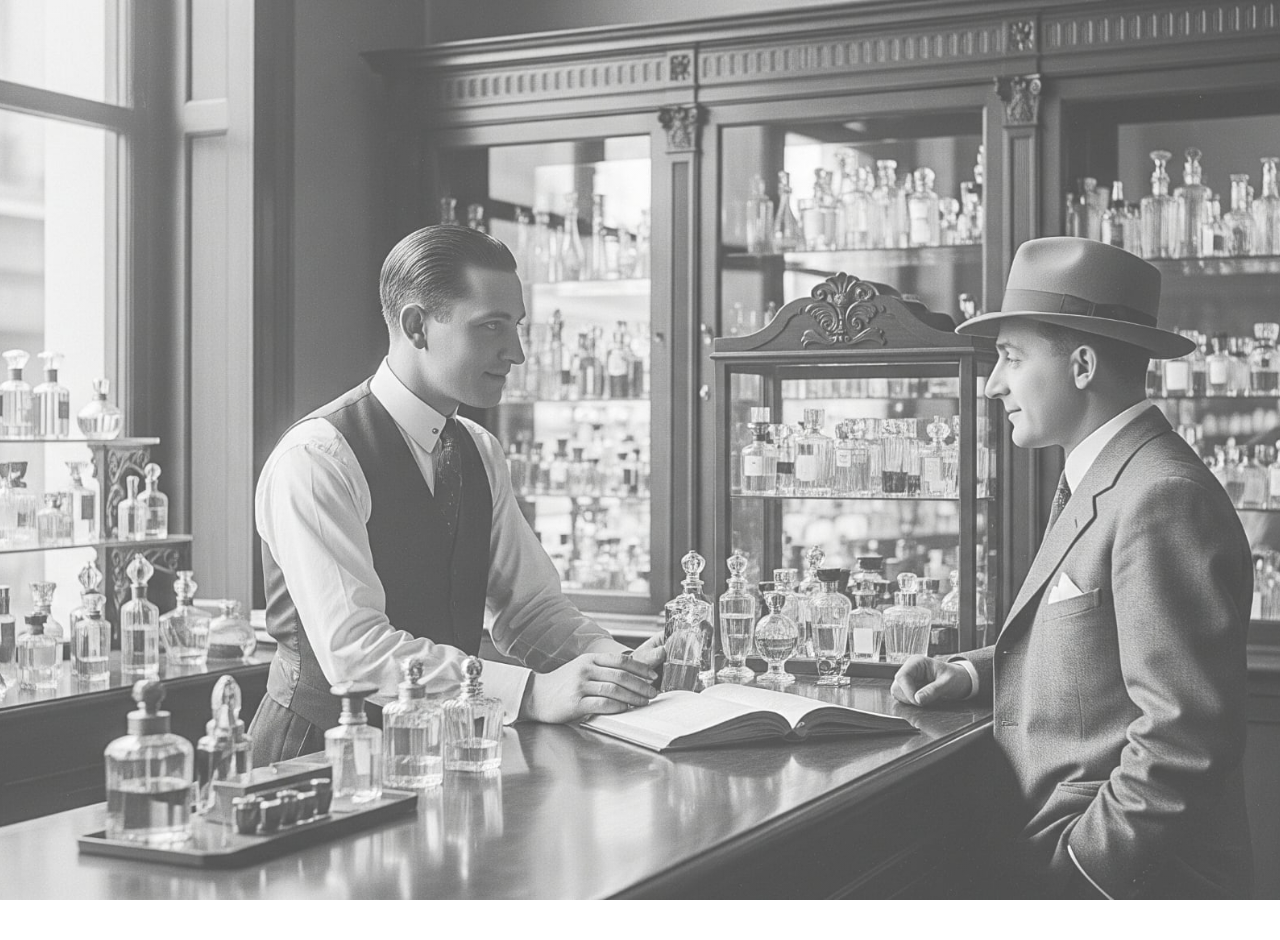
<file: xparfümler.html>
﻿<!DOCTYPE html>
<html lang="tr">
<head>
    <meta charset="utf-8">
    <meta name="viewport" content="width=device-width, initial-scale=1">
    <title>X Parfümler - Koku Sanat | Zamansız Kokuların X Versiyonları</title>

    <meta name="description" content="Zamansız kokuların modern X versiyonları. Sentez 1920 X ve Sentez 1950 X ile geçmişin kokularını bugüne taşıyın.">
    <meta name="keywords" content="x parfüm, sentez 1920 x, sentez 1950 x, modern parfüm">

    <!-- Favicons -->
    <link rel="icon" type="image/png" sizes="16x16" href="images/favicon-16x16.png">
    <link rel="icon" type="image/png" sizes="32x32" href="images/favicon-32x32.png">
    <link rel="icon" type="image/png" sizes="48x48" href="images/favicon-48x48.png">
    <link rel="apple-touch-icon" sizes="180x180" href="images/apple-touch-icon.png">
    <link rel="shortcut icon" type="image/png" href="images/favicon-48x48.png">
    <link rel="manifest" href="manifest.json">
    <meta name="theme-color" content="#b85c38">
    <meta name="msapplication-TileColor" content="#b85c38">
    <meta name="msapplication-TileImage" content="images/favicon-48x48.png">

    <!-- Fonts -->
    <link href="https://fonts.googleapis.com/css2?family=Pacifico&family=Montserrat:wght@400;700&display=swap" rel="stylesheet">

    <style>
        body {
            background: linear-gradient(rgba(255,255,255,0.3), rgba(255,255,255,0.3)), url('images/arka2.jpg') center/cover no-repeat fixed;
            font-family: 'Montserrat', Arial, sans-serif;
            min-height: 100vh;
            margin: 0;
            padding: 20px;
        }

        .retro-header, .products, .retro-footer {
            opacity: 0;
            animation: fadeInUp 0.8s ease-out 0.5s forwards;
        }

        .products .product:nth-child(1) { animation-delay: 0.7s; }
        .products .product:nth-child(2) { animation-delay: 0.9s; }
        .retro-footer { animation-delay: 1.1s; }

        @keyframes fadeInUp {
            from { opacity: 0; transform: translateY(30px); }
            to { opacity: 1; transform: translateY(0); }
        }

        .retro-header {
            font-family: 'Pacifico', cursive;
            font-size: 3rem;
            color: #d4af37;
            text-shadow: 3px 3px 0 #fff8e1, 0 6px 15px rgba(212,175,55,0.4);
            text-align: center;
            margin: 30px 0 40px 0;
            letter-spacing: 3px;
            position: relative;
        }

        .retro-header::before, .retro-header::after {
            content: "";
            position: absolute;
            top: 50%;
            transform: translateY(-50%);
            color: #e6c767;
            font-size: 1.5rem;
        }

        .retro-header::before { left: -60px; }
        .retro-header::after { right: -60px; }

        .products {
            display: flex;
            gap: 40px;
            justify-content: center;
            margin-bottom: 50px;
        }

        .product {
            background: rgba(255,255,255,0.75);
            border-radius: 20px;
            box-shadow: 0 8px 25px rgba(212,175,55,0.3), 0 0 0 3px #d4af37;
            padding: 21px 18px;
            width: 196px;
            box-sizing: border-box;
            display: flex;
            flex-direction: column;
            align-items: center;
            position: relative;
            transition: all 0.3s ease;
        }

        .product:hover {
            transform: translateY(-5px);
            box-shadow: 0 12px 35px rgba(212,175,55,0.4), 0 0 0 3px #d4af37;
        }

        .product::before {
            content: "";
            position: absolute;
            top: -10px;
            left: 50%;
            transform: translateX(-50%);
            width: 40px;
            height: 20px;
            background: linear-gradient(45deg, #d4af37, #e6c767);
            border-radius: 50px;
        }

        .product h2 {
            font-family: 'Pacifico', cursive;
            color: #b8860b;
            font-size: 1.4rem;
            margin: 10px 0 14px 0;
            text-shadow: 2px 2px 0 #fff8e1;
            letter-spacing: 1px;
        }

        .product img {
            border-radius: 15px;
            border: 3px solid #e6c767;
            box-shadow: 0 4px 15px rgba(184,134,11,0.3);
            margin-bottom: 14px;
            transition: transform 0.3s ease;
            width: 140px;
            height: auto;
        }

        .product img:hover { transform: scale(1.05); }

        .product p {
            color: #8b7355;
            font-size: 0.95rem;
            text-align: center;
            line-height: 1.4;
            font-weight: 500;
            margin: 0;
        }

        .retro-footer {
            text-align: center;
            margin-top: 40px;
            padding: 8px;
            background: linear-gradient(90deg, #d4af37, #e6c767, #d4af37);
            border-radius: 17px;
            border: 2px solid #b8860b;
            box-shadow: 0 2px 8px rgba(212,175,55,0.3);
            max-width: 133px;
            margin-left: auto;
            margin-right: auto;
        }

        .retro-footer a {
            color: #8b7355;
            font-family: 'Pacifico', cursive;
            font-size: 0.85rem;
            text-decoration: none;
            font-weight: bold;
            letter-spacing: 0.5px;
            transition: all 0.3s ease;
        }

        .retro-footer a:hover {
            color: #6b5b47;
            text-shadow: 1px 1px 0 #fff8e1;
        }

        .footer-text {
            font-family: 'Montserrat', sans-serif;
            color: #8b7355;
            font-size: 0.6rem;
            margin-top: 6px;
            font-weight: 600;
        }

        @media screen and (max-width: 768px) {
            body { padding: 10px; padding-bottom: 100px; }
            .products {
                flex-direction: row;
                gap: 20px;
                margin-bottom: 20px;
            }
            .product {
                width: 45vw;
                max-width: 175px;
                padding: 15px 12px;
            }
            .product h2 {
                font-size: 1rem;
                margin: 8px 0 10px 0;
            }
            .product img {
                width: 125px;
            }
            .product p {
                font-size: 0.6rem;
                line-height: 1.3;
                margin-top: 8px;
            }
            .retro-header {
                font-size: 2.8rem;
                margin: 20px 0 30px 0;
            }
            .retro-footer {
                position: fixed;
                bottom: 15px;
                left: 50%;
                transform: translateX(-50%);
                margin: 0;
                z-index: 9999;
                width: auto;
                max-width: 200px;
                padding: 12px 20px;
                animation: none;
                opacity: 1;
            }
            .retro-footer a { font-size: 1rem; }
            .footer-text { font-size: 0.8rem; }
        }

        @media screen and (max-width: 480px) {
            .retro-header {
                font-size: 2.5rem;
                margin: 20px 0 30px 0;
            }
            .retro-header::before, .retro-header::after {
                display: none;
            }
            .product {
                width: 320px;
                max-width: 90vw;
            }
        }
    </style>
</head>
<body>
    <header>
        <h1 class="retro-header">X Parfümler</h1>
    </header>

    <main>
        <section class="products">
            <article class="product">
                <h2>Sentez 1920 X</h2>
                <img src="images/parfum1x.jpg" alt="Sentez 1920 X parfüm şişesi" loading="lazy" class="product-img responsive-img">
                <p>1920'lerin modern yorumu, X serisi ile zamansız koku.</p>
            </article>
            <article class="product">
                <h2>Sentez 1950 X</h2>
                <img src="images/parfum2x.jpg" alt="Sentez 1950 X parfüm şişesi" loading="lazy" class="product-img responsive-img">
                <p>1950'lerin gelişmiş versiyonu, X koleksiyonunun incisi.</p>
            </article>
        </section>
    </main>

    <footer class="retro-footer">
        <a href="index.html"> Ana Sayfa</a>
        <div class="footer-text">Koku Sanat  2025</div>
    </footer>
</body>
</html>
</file>
<file: assets/css/main.css>
/*
	HTML5 UP Story by HTML5 UP
	html5up.net | @ajlkn
	Free for personal and commercial use under the CCA 3.0 license (html5up.net/license)
*/

html, body, div, span, applet, object,
iframe, h1, h2, h3, h4, h5, h6, p, blockquote,
pre, a, abbr, acronym, address, big, cite,
code, del, dfn, em, img, ins, kbd, q, s, samp,
small, strike, strong, sub, sup, tt, var, b,
u, i, center, dl, dt, dd, ol, ul, li, fieldset,
form, label, legend, table, caption, tbody,
tfoot, thead, tr, th, td, article, aside,
canvas, details, embed, figure, figcaption,
footer, header, hgroup, menu, nav, output, ruby,
section, summary, time, mark, audio, video {
	margin: 0;
	padding: 0;
	border: 0;
	font-size: 100%;
	font: inherit;
	vertical-align: baseline;}

article, aside, details, figcaption, figure,
footer, header, hgroup, menu, nav, section {
	display: block;}

body {
	line-height: 1;
}

ol, ul {
	list-style: none;
}

blockquote, q {
	quotes: none;
}

	blockquote:before, blockquote:after, q:before, q:after {
		content: '';
		content: none;
	}

table {
	border-collapse: collapse;
	border-spacing: 0;
}

body {
	-webkit-text-size-adjust: none;
}

mark {
	background-color: transparent;
	color: inherit;
}

input::-moz-focus-inner {
	border: 0;
	padding: 0;
}

input, select, textarea {
	-moz-appearance: none;
	-webkit-appearance: none;
	-ms-appearance: none;
	appearance: none;
}

/* Basic */

	@-ms-viewport {
		width: device-width;
	}

	body {
		-ms-overflow-style: scrollbar;
	}

	@media screen and (max-width: 480px) {

		html, body {
			min-width: 320px;
		}

	}

	html {
		box-sizing: border-box;
	}

	*, *:before, *:after {
		box-sizing: inherit;
	}

	body {
		background: #ffffff;
	}

		body.is-preload *, body.is-preload *:before, body.is-preload *:after {
			-moz-animation: none !important;
			-webkit-animation: none !important;
			-ms-animation: none !important;
			animation: none !important;
			-moz-transition: none !important;
			-webkit-transition: none !important;
			-ms-transition: none !important;
			transition: none !important;
		}

/* Type */

	html {
		font-size: 18pt;
	}

		@media screen and (max-width: 1680px) {

			html {
				font-size: 14pt;
			}

		}

		@media screen and (max-width: 1280px) {

			html {
				font-size: 12pt;
			}

		}

		@media screen and (max-width: 736px) {

			html {
				font-size: 11pt;
			}

		}

		@media screen and (max-width: 360px) {

			html {
				font-size: 10pt;
			}

		}

	body {
		background-color: #ffffff;
		color: #000000;
	}

	body, input, select, textarea {
		font-family: "Source Sans Pro", Helvetica, sans-serif;
		font-size: 1rem;
		font-weight: 300;
		line-height: 1.65;
	}

	a {
		-moz-transition: color 0.2s ease-in-out;
		-webkit-transition: color 0.2s ease-in-out;
		-ms-transition: color 0.2s ease-in-out;
		transition: color 0.2s ease-in-out;
		text-decoration: underline;
	}

		a:hover {
			text-decoration: none;
		}

	strong, b {
		font-weight: 400;
	}

	em, i {
		font-style: italic;
	}

	p {
		margin: 0 0 2rem 0;
	}

		p.major {
			font-size: 1.25rem;
		}

	h1, h2, h3, h4, h5, h6 {
		font-weight: 300;
		line-height: 1.375;
		letter-spacing: -0.05em;
		margin: 0 0 1rem 0;
	}

		h1 a, h2 a, h3 a, h4 a, h5 a, h6 a {
			color: inherit;
			text-decoration: none;
		}

	h1 {
		font-size: 3.5rem;
		line-height: 1.2;
	}

	h2 {
		font-size: 2.25rem;
	}

	h3 {
		font-size: 1.5rem;
	}

	h4 {
		font-size: 1.1rem;
	}

	h5 {
		font-size: 0.9rem;
	}

	h6 {
		font-size: 0.7rem;
	}

	sub {
		font-size: 0.8rem;
		position: relative;
		top: 0.5rem;
	}

	sup {
		font-size: 0.8rem;
		position: relative;
		top: -0.5rem;
	}

	blockquote {
		border-left: solid 4px;
		font-style: italic;
		margin: 0 0 2rem 0;
		padding: 0.5rem 0 0.5rem 2rem;
	}

	code {
		border-radius: 4px;
		font-family: "Courier New", monospace;
		font-size: 0.9em;
		margin: 0 0.25rem;
		padding: 0.25rem 0.325rem;
	}

	pre {
		-webkit-overflow-scrolling: touch;
		font-family: "Courier New", monospace;
		font-size: 0.9em;
		margin: 0 0 2rem 0;
	}

		pre code {
			display: block;
			line-height: 1.5;
			padding: 0.75rem 1rem;
			overflow-x: auto;
		}

	hr {
		border: 0;
		border-bottom: solid 1px;
		margin: 2.5rem 0;
	}

		hr.major {
			margin: 3.5rem 0;
		}

	.align-left {
		text-align: left;
	}

	.align-center {
		text-align: center;
	}

	.align-right {
		text-align: right;
	}

	@media screen and (max-width: 736px) {

		p.major {
			font-size: 1.1rem;
		}

		h1 {
			font-size: 2.5rem;
		}

		h2 {
			font-size: 2rem;
		}

		h3 {
			font-size: 1.25rem;
		}

		h4 {
			font-size: 1rem;
		}

	}

	input, select, textarea {
		color: #000000;
	}

	a {
		color: #000000;
	}

		a:hover {
			color: #47D3E5;
		}

	strong, b {
		color: #000000;
	}

	h1, h2, h3, h4, h5, h6 {
		color: #000000;
	}

	blockquote {
		border-left-color: rgba(0, 0, 0, 0.2);
	}

	code {
		background: rgba(0, 0, 0, 0.05);
		border-color: rgba(0, 0, 0, 0.2);
	}

	hr {
		border-bottom-color: rgba(0, 0, 0, 0.2);
	}

/* Row */

	.row {
		display: flex;
		flex-wrap: wrap;
		box-sizing: border-box;
		align-items: stretch;
	}

		.row > * {
			box-sizing: border-box;
		}

		.row.gtr-uniform > * > :last-child {
			margin-bottom: 0;
		}

		.row.aln-left {
			justify-content: flex-start;
		}

		.row.aln-center {
			justify-content: center;
		}

		.row.aln-right {
			justify-content: flex-end;
		}

		.row.aln-top {
			align-items: flex-start;
		}

		.row.aln-middle {
			align-items: center;
		}

		.row.aln-bottom {
			align-items: flex-end;
		}

		.row > .imp {
			order: -1;
		}

		.row > .col-1 {
			width: 8.33333%;
		}

		.row > .off-1 {
			margin-left: 8.33333%;
		}

		.row > .col-2 {
			width: 16.66667%;
		}

		.row > .off-2 {
			margin-left: 16.66667%;
		}

		.row > .col-3 {
			width: 25%;
		}

		.row > .off-3 {
			margin-left: 25%;
		}

		.row > .col-4 {
			width: 33.33333%;
		}

		.row > .off-4 {
			margin-left: 33.33333%;
		}

		.row > .col-5 {
			width: 41.66667%;
		}

		.row > .off-5 {
			margin-left: 41.66667%;
		}

		.row > .col-6 {
			width: 50%;
		}

		.row > .off-6 {
			margin-left: 50%;
		}

		.row > .col-7 {
			width: 58.33333%;
		}

		.row > .off-7 {
			margin-left: 58.33333%;
		}

		.row > .col-8 {
			width: 66.66667%;
		}

		.row > .off-8 {
			margin-left: 66.66667%;
		}

		.row > .col-9 {
			width: 75%;
		}

		.row > .off-9 {
			margin-left: 75%;
		}

		.row > .col-10 {
			width: 83.33333%;
		}

		.row > .off-10 {
			margin-left: 83.33333%;
		}

		.row > .col-11 {
			width: 91.66667%;
		}

		.row > .off-11 {
			margin-left: 91.66667%;
		}

		.row > .col-12 {
			width: 100%;
		}

		.row > .off-12 {
			margin-left: 100%;
		}

		.row.gtr-0 {
			margin-top: 0;
			margin-left: 0rem;
		}

			.row.gtr-0 > * {
				padding: 0 0 0 0rem;
			}

			.row.gtr-0.gtr-uniform {
				margin-top: 0rem;
			}

				.row.gtr-0.gtr-uniform > * {
					padding-top: 0rem;
				}

		.row.gtr-25 {
			margin-top: 0;
			margin-left: -0.5rem;
		}

			.row.gtr-25 > * {
				padding: 0 0 0 0.5rem;
			}

			.row.gtr-25.gtr-uniform {
				margin-top: -0.5rem;
			}

				.row.gtr-25.gtr-uniform > * {
					padding-top: 0.5rem;
				}

		.row.gtr-50 {
			margin-top: 0;
			margin-left: -1rem;
		}

			.row.gtr-50 > * {
				padding: 0 0 0 1rem;
			}

			.row.gtr-50.gtr-uniform {
				margin-top: -1rem;
			}

				.row.gtr-50.gtr-uniform > * {
					padding-top: 1rem;
				}

		.row {
			margin-top: 0;
			margin-left: -2rem;
		}

			.row > * {
				padding: 0 0 0 2rem;
			}

			.row.gtr-uniform {
				margin-top: -2rem;
			}

				.row.gtr-uniform > * {
					padding-top: 2rem;
				}

		.row.gtr-150 {
			margin-top: 0;
			margin-left: -3rem;
		}

			.row.gtr-150 > * {
				padding: 0 0 0 3rem;
			}

			.row.gtr-150.gtr-uniform {
				margin-top: -3rem;
			}

				.row.gtr-150.gtr-uniform > * {
					padding-top: 3rem;
				}

		.row.gtr-200 {
			margin-top: 0;
			margin-left: -4rem;
		}

			.row.gtr-200 > * {
				padding: 0 0 0 4rem;
			}

			.row.gtr-200.gtr-uniform {
				margin-top: -4rem;
			}

				.row.gtr-200.gtr-uniform > * {
					padding-top: 4rem;
				}

		@media screen and (max-width: 1680px) {

			.row {
				display: flex;
				flex-wrap: wrap;
				box-sizing: border-box;
				align-items: stretch;
			}

				.row > * {
					box-sizing: border-box;
				}

				.row.gtr-uniform > * > :last-child {
					margin-bottom: 0;
				}

				.row.aln-left {
					justify-content: flex-start;
				}

				.row.aln-center {
					justify-content: center;
				}

				.row.aln-right {
					justify-content: flex-end;
				}

				.row.aln-top {
					align-items: flex-start;
				}

				.row.aln-middle {
					align-items: center;
				}

				.row.aln-bottom {
					align-items: flex-end;
				}

				.row > .imp-xlarge {
					order: -1;
				}

				.row > .col-1-xlarge {
					width: 8.33333%;
				}

				.row > .off-1-xlarge {
					margin-left: 8.33333%;
				}

				.row > .col-2-xlarge {
					width: 16.66667%;
				}

				.row > .off-2-xlarge {
					margin-left: 16.66667%;
				}

				.row > .col-3-xlarge {
					width: 25%;
				}

				.row > .off-3-xlarge {
					margin-left: 25%;
				}

				.row > .col-4-xlarge {
					width: 33.33333%;
				}

				.row > .off-4-xlarge {
					margin-left: 33.33333%;
				}

				.row > .col-5-xlarge {
					width: 41.66667%;
				}

				.row > .off-5-xlarge {
					margin-left: 41.66667%;
				}

				.row > .col-6-xlarge {
					width: 50%;
				}

				.row > .off-6-xlarge {
					margin-left: 50%;
				}

				.row > .col-7-xlarge {
					width: 58.33333%;
				}

				.row > .off-7-xlarge {
					margin-left: 58.33333%;
				}

				.row > .col-8-xlarge {
					width: 66.66667%;
				}

				.row > .off-8-xlarge {
					margin-left: 66.66667%;
				}

				.row > .col-9-xlarge {
					width: 75%;
				}

				.row > .off-9-xlarge {
					margin-left: 75%;
				}

				.row > .col-10-xlarge {
					width: 83.33333%;
				}

				.row > .off-10-xlarge {
					margin-left: 83.33333%;
				}

				.row > .col-11-xlarge {
					width: 91.66667%;
				}

				.row > .off-11-xlarge {
					margin-left: 91.66667%;
				}

				.row > .col-12-xlarge {
					width: 100%;
				}

				.row > .off-12-xlarge {
					margin-left: 100%;
				}

				.row.gtr-0 {
					margin-top: 0;
					margin-left: 0rem;
				}

					.row.gtr-0 > * {
						padding: 0 0 0 0rem;
					}

					.row.gtr-0.gtr-uniform {
						margin-top: 0rem;
					}

						.row.gtr-0.gtr-uniform > * {
							padding-top: 0rem;
						}

				.row.gtr-25 {
					margin-top: 0;
					margin-left: -0.5rem;
				}

					.row.gtr-25 > * {
						padding: 0 0 0 0.5rem;
					}

					.row.gtr-25.gtr-uniform {
						margin-top: -0.5rem;
					}

						.row.gtr-25.gtr-uniform > * {
							padding-top: 0.5rem;
						}

				.row.gtr-50 {
					margin-top: 0;
					margin-left: -1rem;
				}

					.row.gtr-50 > * {
						padding: 0 0 0 1rem;
					}

					.row.gtr-50.gtr-uniform {
						margin-top: -1rem;
					}

						.row.gtr-50.gtr-uniform > * {
							padding-top: 1rem;
						}

				.row {
					margin-top: 0;
					margin-left: -2rem;
				}

					.row > * {
						padding: 0 0 0 2rem;
					}

					.row.gtr-uniform {
						margin-top: -2rem;
					}

						.row.gtr-uniform > * {
							padding-top: 2rem;
						}

				.row.gtr-150 {
					margin-top: 0;
					margin-left: -3rem;
				}

					.row.gtr-150 > * {
						padding: 0 0 0 3rem;
					}

					.row.gtr-150.gtr-uniform {
						margin-top: -3rem;
					}

						.row.gtr-150.gtr-uniform > * {
							padding-top: 3rem;
						}

				.row.gtr-200 {
					margin-top: 0;
					margin-left: -4rem;
				}

					.row.gtr-200 > * {
						padding: 0 0 0 4rem;
					}

					.row.gtr-200.gtr-uniform {
						margin-top: -4rem;
					}

						.row.gtr-200.gtr-uniform > * {
							padding-top: 4rem;
						}

		}

		@media screen and (max-width: 1280px) {

			.row {
				display: flex;
				flex-wrap: wrap;
				box-sizing: border-box;
				align-items: stretch;
			}

				.row > * {
					box-sizing: border-box;
				}

				.row.gtr-uniform > * > :last-child {
					margin-bottom: 0;
				}

				.row.aln-left {
					justify-content: flex-start;
				}

				.row.aln-center {
					justify-content: center;
				}

				.row.aln-right {
					justify-content: flex-end;
				}

				.row.aln-top {
					align-items: flex-start;
				}

				.row.aln-middle {
					align-items: center;
				}

				.row.aln-bottom {
					align-items: flex-end;
				}

				.row > .imp-large {
					order: -1;
				}

				.row > .col-1-large {
					width: 8.33333%;
				}

				.row > .off-1-large {
					margin-left: 8.33333%;
				}

				.row > .col-2-large {
					width: 16.66667%;
				}

				.row > .off-2-large {
					margin-left: 16.66667%;
				}

				.row > .col-3-large {
					width: 25%;
				}

				.row > .off-3-large {
					margin-left: 25%;
				}

				.row > .col-4-large {
					width: 33.33333%;
				}

				.row > .off-4-large {
					margin-left: 33.33333%;
				}

				.row > .col-5-large {
					width: 41.66667%;
				}

				.row > .off-5-large {
					margin-left: 41.66667%;
				}

				.row > .col-6-large {
					width: 50%;
				}

				.row > .off-6-large {
					margin-left: 50%;
				}

				.row > .col-7-large {
					width: 58.33333%;
				}

				.row > .off-7-large {
					margin-left: 58.33333%;
				}

				.row > .col-8-large {
					width: 66.66667%;
				}

				.row > .off-8-large {
					margin-left: 66.66667%;
				}

				.row > .col-9-large {
					width: 75%;
				}

				.row > .off-9-large {
					margin-left: 75%;
				}

				.row > .col-10-large {
					width: 83.33333%;
				}

				.row > .off-10-large {
					margin-left: 83.33333%;
				}

				.row > .col-11-large {
					width: 91.66667%;
				}

				.row > .off-11-large {
					margin-left: 91.66667%;
				}

				.row > .col-12-large {
					width: 100%;
				}

				.row > .off-12-large {
					margin-left: 100%;
				}

				.row.gtr-0 {
					margin-top: 0;
					margin-left: 0rem;
				}

					.row.gtr-0 > * {
						padding: 0 0 0 0rem;
					}

					.row.gtr-0.gtr-uniform {
						margin-top: 0rem;
					}

						.row.gtr-0.gtr-uniform > * {
							padding-top: 0rem;
						}

				.row.gtr-25 {
					margin-top: 0;
					margin-left: -0.5rem;
				}

					.row.gtr-25 > * {
						padding: 0 0 0 0.5rem;
					}

					.row.gtr-25.gtr-uniform {
						margin-top: -0.5rem;
					}

						.row.gtr-25.gtr-uniform > * {
							padding-top: 0.5rem;
						}

				.row.gtr-50 {
					margin-top: 0;
					margin-left: -1rem;
				}

					.row.gtr-50 > * {
						padding: 0 0 0 1rem;
					}

					.row.gtr-50.gtr-uniform {
						margin-top: -1rem;
					}

						.row.gtr-50.gtr-uniform > * {
							padding-top: 1rem;
						}

				.row {
					margin-top: 0;
					margin-left: -2rem;
				}

					.row > * {
						padding: 0 0 0 2rem;
					}

					.row.gtr-uniform {
						margin-top: -2rem;
					}

						.row.gtr-uniform > * {
							padding-top: 2rem;
						}

				.row.gtr-150 {
					margin-top: 0;
					margin-left: -3rem;
				}

					.row.gtr-150 > * {
						padding: 0 0 0 3rem;
					}

					.row.gtr-150.gtr-uniform {
						margin-top: -3rem;
					}

						.row.gtr-150.gtr-uniform > * {
							padding-top: 3rem;
						}

				.row.gtr-200 {
					margin-top: 0;
					margin-left: -4rem;
				}

					.row.gtr-200 > * {
						padding: 0 0 0 4rem;
					}

					.row.gtr-200.gtr-uniform {
						margin-top: -4rem;
					}

						.row.gtr-200.gtr-uniform > * {
							padding-top: 4rem;
						}

		}

		@media screen and (max-width: 980px) {

			.row {
				display: flex;
				flex-wrap: wrap;
				box-sizing: border-box;
				align-items: stretch;
			}

				.row > * {
					box-sizing: border-box;
				}

				.row.gtr-uniform > * > :last-child {
					margin-bottom: 0;
				}

				.row.aln-left {
					justify-content: flex-start;
				}

				.row.aln-center {
					justify-content: center;
				}

				.row.aln-right {
					justify-content: flex-end;
				}

				.row.aln-top {
					align-items: flex-start;
				}

				.row.aln-middle {
					align-items: center;
				}

				.row.aln-bottom {
					align-items: flex-end;
				}

				.row > .imp-medium {
					order: -1;
				}

				.row > .col-1-medium {
					width: 8.33333%;
				}

				.row > .off-1-medium {
					margin-left: 8.33333%;
				}

				.row > .col-2-medium {
					width: 16.66667%;
				}

				.row > .off-2-medium {
					margin-left: 16.66667%;
				}

				.row > .col-3-medium {
					width: 25%;
				}

				.row > .off-3-medium {
					margin-left: 25%;
				}

				.row > .col-4-medium {
					width: 33.33333%;
				}

				.row > .off-4-medium {
					margin-left: 33.33333%;
				}

				.row > .col-5-medium {
					width: 41.66667%;
				}

				.row > .off-5-medium {
					margin-left: 41.66667%;
				}

				.row > .col-6-medium {
					width: 50%;
				}

				.row > .off-6-medium {
					margin-left: 50%;
				}

				.row > .col-7-medium {
					width: 58.33333%;
				}

				.row > .off-7-medium {
					margin-left: 58.33333%;
				}

				.row > .col-8-medium {
					width: 66.66667%;
				}

				.row > .off-8-medium {
					margin-left: 66.66667%;
				}

				.row > .col-9-medium {
					width: 75%;
				}

				.row > .off-9-medium {
					margin-left: 75%;
				}

				.row > .col-10-medium {
					width: 83.33333%;
				}

				.row > .off-10-medium {
					margin-left: 83.33333%;
				}

				.row > .col-11-medium {
					width: 91.66667%;
				}

				.row > .off-11-medium {
					margin-left: 91.66667%;
				}

				.row > .col-12-medium {
					width: 100%;
				}

				.row > .off-12-medium {
					margin-left: 100%;
				}

				.row.gtr-0 {
					margin-top: 0;
					margin-left: 0rem;
				}

					.row.gtr-0 > * {
						padding: 0 0 0 0rem;
					}

					.row.gtr-0.gtr-uniform {
						margin-top: 0rem;
					}

						.row.gtr-0.gtr-uniform > * {
							padding-top: 0rem;
						}

				.row.gtr-25 {
					margin-top: 0;
					margin-left: -0.5rem;
				}

					.row.gtr-25 > * {
						padding: 0 0 0 0.5rem;
					}

					.row.gtr-25.gtr-uniform {
						margin-top: -0.5rem;
					}

						.row.gtr-25.gtr-uniform > * {
							padding-top: 0.5rem;
						}

				.row.gtr-50 {
					margin-top: 0;
					margin-left: -1rem;
				}

					.row.gtr-50 > * {
						padding: 0 0 0 1rem;
					}

					.row.gtr-50.gtr-uniform {
						margin-top: -1rem;
					}

						.row.gtr-50.gtr-uniform > * {
							padding-top: 1rem;
						}

				.row {
					margin-top: 0;
					margin-left: -2rem;
				}

					.row > * {
						padding: 0 0 0 2rem;
					}

					.row.gtr-uniform {
						margin-top: -2rem;
					}

						.row.gtr-uniform > * {
							padding-top: 2rem;
						}

				.row.gtr-150 {
					margin-top: 0;
					margin-left: -3rem;
				}

					.row.gtr-150 > * {
						padding: 0 0 0 3rem;
					}

					.row.gtr-150.gtr-uniform {
						margin-top: -3rem;
					}

						.row.gtr-150.gtr-uniform > * {
							padding-top: 3rem;
						}

				.row.gtr-200 {
					margin-top: 0;
					margin-left: -4rem;
				}

					.row.gtr-200 > * {
						padding: 0 0 0 4rem;
					}

					.row.gtr-200.gtr-uniform {
						margin-top: -4rem;
					}

						.row.gtr-200.gtr-uniform > * {
							padding-top: 4rem;
						}

		}

		@media screen and (max-width: 736px) {

			.row {
				display: flex;
				flex-wrap: wrap;
				box-sizing: border-box;
				align-items: stretch;
			}

				.row > * {
					box-sizing: border-box;
				}

				.row.gtr-uniform > * > :last-child {
					margin-bottom: 0;
				}

				.row.aln-left {
					justify-content: flex-start;
				}

				.row.aln-center {
					justify-content: center;
				}

				.row.aln-right {
					justify-content: flex-end;
				}

				.row.aln-top {
					align-items: flex-start;
				}

				.row.aln-middle {
					align-items: center;
				}

				.row.aln-bottom {
					align-items: flex-end;
				}

				.row > .imp-small {
					order: -1;
				}

				.row > .col-1-small {
					width: 8.33333%;
				}

				.row > .off-1-small {
					margin-left: 8.33333%;
				}

				.row > .col-2-small {
					width: 16.66667%;
				}

				.row > .off-2-small {
					margin-left: 16.66667%;
				}

				.row > .col-3-small {
					width: 25%;
				}

				.row > .off-3-small {
					margin-left: 25%;
				}

				.row > .col-4-small {
					width: 33.33333%;
				}

				.row > .off-4-small {
					margin-left: 33.33333%;
				}

				.row > .col-5-small {
					width: 41.66667%;
				}

				.row > .off-5-small {
					margin-left: 41.66667%;
				}

				.row > .col-6-small {
					width: 50%;
				}

				.row > .off-6-small {
					margin-left: 50%;
				}

				.row > .col-7-small {
					width: 58.33333%;
				}

				.row > .off-7-small {
					margin-left: 58.33333%;
				}

				.row > .col-8-small {
					width: 66.66667%;
				}

				.row > .off-8-small {
					margin-left: 66.66667%;
				}

				.row > .col-9-small {
					width: 75%;
				}

				.row > .off-9-small {
					margin-left: 75%;
				}

				.row > .col-10-small {
					width: 83.33333%;
				}

				.row > .off-10-small {
					margin-left: 83.33333%;
				}

				.row > .col-11-small {
					width: 91.66667%;
				}

				.row > .off-11-small {
					margin-left: 91.66667%;
				}

				.row > .col-12-small {
					width: 100%;
				}

				.row > .off-12-small {
					margin-left: 100%;
				}

				.row.gtr-0 {
					margin-top: 0;
					margin-left: 0rem;
				}

					.row.gtr-0 > * {
						padding: 0 0 0 0rem;
					}

					.row.gtr-0.gtr-uniform {
						margin-top: 0rem;
					}

						.row.gtr-0.gtr-uniform > * {
							padding-top: 0rem;
						}

				.row.gtr-25 {
					margin-top: 0;
					margin-left: -0.5rem;
				}

					.row.gtr-25 > * {
						padding: 0 0 0 0.5rem;
					}

					.row.gtr-25.gtr-uniform {
						margin-top: -0.5rem;
					}

						.row.gtr-25.gtr-uniform > * {
							padding-top: 0.5rem;
						}

				.row.gtr-50 {
					margin-top: 0;
					margin-left: -1rem;
				}

					.row.gtr-50 > * {
						padding: 0 0 0 1rem;
					}

					.row.gtr-50.gtr-uniform {
						margin-top: -1rem;
					}

						.row.gtr-50.gtr-uniform > * {
							padding-top: 1rem;
						}

				.row {
					margin-top: 0;
					margin-left: -2rem;
				}

					.row > * {
						padding: 0 0 0 2rem;
					}

					.row.gtr-uniform {
						margin-top: -2rem;
					}

						.row.gtr-uniform > * {
							padding-top: 2rem;
						}

				.row.gtr-150 {
					margin-top: 0;
					margin-left: -3rem;
				}

					.row.gtr-150 > * {
						padding: 0 0 0 3rem;
					}

					.row.gtr-150.gtr-uniform {
						margin-top: -3rem;
					}

						.row.gtr-150.gtr-uniform > * {
							padding-top: 3rem;
						}

				.row.gtr-200 {
					margin-top: 0;
					margin-left: -4rem;
				}

					.row.gtr-200 > * {
						padding: 0 0 0 4rem;
					}

					.row.gtr-200.gtr-uniform {
						margin-top: -4rem;
					}

						.row.gtr-200.gtr-uniform > * {
							padding-top: 4rem;
						}

		}

		@media screen and (max-width: 480px) {

			.row {
				display: flex;
				flex-wrap: wrap;
				box-sizing: border-box;
				align-items: stretch;
			}

				.row > * {
					box-sizing: border-box;
				}

				.row.gtr-uniform > * > :last-child {
					margin-bottom: 0;
				}

				.row.aln-left {
					justify-content: flex-start;
				}

				.row.aln-center {
					justify-content: center;
				}

				.row.aln-right {
					justify-content: flex-end;
				}

				.row.aln-top {
					align-items: flex-start;
				}

				.row.aln-middle {
					align-items: center;
				}

				.row.aln-bottom {
					align-items: flex-end;
				}

				.row > .imp-xsmall {
					order: -1;
				}

				.row > .col-1-xsmall {
					width: 8.33333%;
				}

				.row > .off-1-xsmall {
					margin-left: 8.33333%;
				}

				.row > .col-2-xsmall {
					width: 16.66667%;
				}

				.row > .off-2-xsmall {
					margin-left: 16.66667%;
				}

				.row > .col-3-xsmall {
					width: 25%;
				}

				.row > .off-3-xsmall {
					margin-left: 25%;
				}

				.row > .col-4-xsmall {
					width: 33.33333%;
				}

				.row > .off-4-xsmall {
					margin-left: 33.33333%;
				}

				.row > .col-5-xsmall {
					width: 41.66667%;
				}

				.row > .off-5-xsmall {
					margin-left: 41.66667%;
				}

				.row > .col-6-xsmall {
					width: 50%;
				}

				.row > .off-6-xsmall {
					margin-left: 50%;
				}

				.row > .col-7-xsmall {
					width: 58.33333%;
				}

				.row > .off-7-xsmall {
					margin-left: 58.33333%;
				}

				.row > .col-8-xsmall {
					width: 66.66667%;
				}

				.row > .off-8-xsmall {
					margin-left: 66.66667%;
				}

				.row > .col-9-xsmall {
					width: 75%;
				}

				.row > .off-9-xsmall {
					margin-left: 75%;
				}

				.row > .col-10-xsmall {
					width: 83.33333%;
				}

				.row > .off-10-xsmall {
					margin-left: 83.33333%;
				}

				.row > .col-11-xsmall {
					width: 91.66667%;
				}

				.row > .off-11-xsmall {
					margin-left: 91.66667%;
				}

				.row > .col-12-xsmall {
					width: 100%;
				}

				.row > .off-12-xsmall {
					margin-left: 100%;
				}

				.row.gtr-0 {
					margin-top: 0;
					margin-left: 0rem;
				}

					.row.gtr-0 > * {
						padding: 0 0 0 0rem;
					}

					.row.gtr-0.gtr-uniform {
						margin-top: 0rem;
					}

						.row.gtr-0.gtr-uniform > * {
							padding-top: 0rem;
						}

				.row.gtr-25 {
					margin-top: 0;
					margin-left: -0.5rem;
				}

					.row.gtr-25 > * {
						padding: 0 0 0 0.5rem;
					}

					.row.gtr-25.gtr-uniform {
						margin-top: -0.5rem;
					}

						.row.gtr-25.gtr-uniform > * {
							padding-top: 0.5rem;
						}

				.row.gtr-50 {
					margin-top: 0;
					margin-left: -1rem;
				}

					.row.gtr-50 > * {
						padding: 0 0 0 1rem;
					}

					.row.gtr-50.gtr-uniform {
						margin-top: -1rem;
					}

						.row.gtr-50.gtr-uniform > * {
							padding-top: 1rem;
						}

				.row {
					margin-top: 0;
					margin-left: -2rem;
				}

					.row > * {
						padding: 0 0 0 2rem;
					}

					.row.gtr-uniform {
						margin-top: -2rem;
					}

						.row.gtr-uniform > * {
							padding-top: 2rem;
						}

				.row.gtr-150 {
					margin-top: 0;
					margin-left: -3rem;
				}

					.row.gtr-150 > * {
						padding: 0 0 0 3rem;
					}

					.row.gtr-150.gtr-uniform {
						margin-top: -3rem;
					}

						.row.gtr-150.gtr-uniform > * {
							padding-top: 3rem;
						}

				.row.gtr-200 {
					margin-top: 0;
					margin-left: -4rem;
				}

					.row.gtr-200 > * {
						padding: 0 0 0 4rem;
					}

					.row.gtr-200.gtr-uniform {
						margin-top: -4rem;
					}

						.row.gtr-200.gtr-uniform > * {
							padding-top: 4rem;
						}

		}

		@media screen and (max-width: 360px) {

			.row {
				display: flex;
				flex-wrap: wrap;
				box-sizing: border-box;
				align-items: stretch;
			}

				.row > * {
					box-sizing: border-box;
				}

				.row.gtr-uniform > * > :last-child {
					margin-bottom: 0;
				}

				.row.aln-left {
					justify-content: flex-start;
				}

				.row.aln-center {
					justify-content: center;
				}

				.row.aln-right {
					justify-content: flex-end;
				}

				.row.aln-top {
					align-items: flex-start;
				}

				.row.aln-middle {
					align-items: center;
				}

				.row.aln-bottom {
					align-items: flex-end;
				}

				.row > .imp-xxsmall {
					order: -1;
				}

				.row > .col-1-xxsmall {
					width: 8.33333%;
				}

				.row > .off-1-xxsmall {
					margin-left: 8.33333%;
				}

				.row > .col-2-xxsmall {
					width: 16.66667%;
				}

				.row > .off-2-xxsmall {
					margin-left: 16.66667%;
				}

				.row > .col-3-xxsmall {
					width: 25%;
				}

				.row > .off-3-xxsmall {
					margin-left: 25%;
				}

				.row > .col-4-xxsmall {
					width: 33.33333%;
				}

				.row > .off-4-xxsmall {
					margin-left: 33.33333%;
				}

				.row > .col-5-xxsmall {
					width: 41.66667%;
				}

				.row > .off-5-xxsmall {
					margin-left: 41.66667%;
				}

				.row > .col-6-xxsmall {
					width: 50%;
				}

				.row > .off-6-xxsmall {
					margin-left: 50%;
				}

				.row > .col-7-xxsmall {
					width: 58.33333%;
				}

				.row > .off-7-xxsmall {
					margin-left: 58.33333%;
				}

				.row > .col-8-xxsmall {
					width: 66.66667%;
				}

				.row > .off-8-xxsmall {
					margin-left: 66.66667%;
				}

				.row > .col-9-xxsmall {
					width: 75%;
				}

				.row > .off-9-xxsmall {
					margin-left: 75%;
				}

				.row > .col-10-xxsmall {
					width: 83.33333%;
				}

				.row > .off-10-xxsmall {
					margin-left: 83.33333%;
				}

				.row > .col-11-xxsmall {
					width: 91.66667%;
				}

				.row > .off-11-xxsmall {
					margin-left: 91.66667%;
				}

				.row > .col-12-xxsmall {
					width: 100%;
				}

				.row > .off-12-xxsmall {
					margin-left: 100%;
				}

				.row.gtr-0 {
					margin-top: 0;
					margin-left: 0rem;
				}

					.row.gtr-0 > * {
						padding: 0 0 0 0rem;
					}

					.row.gtr-0.gtr-uniform {
						margin-top: 0rem;
					}

						.row.gtr-0.gtr-uniform > * {
							padding-top: 0rem;
						}

				.row.gtr-25 {
					margin-top: 0;
					margin-left: -0.5rem;
				}

					.row.gtr-25 > * {
						padding: 0 0 0 0.5rem;
					}

					.row.gtr-25.gtr-uniform {
						margin-top: -0.5rem;
					}

						.row.gtr-25.gtr-uniform > * {
							padding-top: 0.5rem;
						}

				.row.gtr-50 {
					margin-top: 0;
					margin-left: -1rem;
				}

					.row.gtr-50 > * {
						padding: 0 0 0 1rem;
					}

					.row.gtr-50.gtr-uniform {
						margin-top: -1rem;
					}

						.row.gtr-50.gtr-uniform > * {
							padding-top: 1rem;
						}

				.row {
					margin-top: 0;
					margin-left: -2rem;
				}

					.row > * {
						padding: 0 0 0 2rem;
					}

					.row.gtr-uniform {
						margin-top: -2rem;
					}

						.row.gtr-uniform > * {
							padding-top: 2rem;
						}

				.row.gtr-150 {
					margin-top: 0;
					margin-left: -3rem;
				}

					.row.gtr-150 > * {
						padding: 0 0 0 3rem;
					}

					.row.gtr-150.gtr-uniform {
						margin-top: -3rem;
					}

						.row.gtr-150.gtr-uniform > * {
							padding-top: 3rem;
						}

				.row.gtr-200 {
					margin-top: 0;
					margin-left: -4rem;
				}

					.row.gtr-200 > * {
						padding: 0 0 0 4rem;
					}

					.row.gtr-200.gtr-uniform {
						margin-top: -4rem;
					}

						.row.gtr-200.gtr-uniform > * {
							padding-top: 4rem;
						}

		}

/* Box */

	.box {
		border-radius: 4px;
		border: solid 1px;
		margin-bottom: 2rem;
		padding: 1.5rem;
	}

		.box > :last-child,
		.box > :last-child > :last-child,
		.box > :last-child > :last-child > :last-child {
			margin-bottom: 0;
		}

		.box.alt {
			border: 0;
			border-radius: 0;
			padding: 0;
		}

	.box {
		border-color: rgba(0, 0, 0, 0.2);
	}

/* Button */

	input[type="submit"],
	input[type="reset"],
	input[type="button"],
	button,
	.button {
		-moz-appearance: none;
		-webkit-appearance: none;
		-ms-appearance: none;
		appearance: none;
		-moz-transition: background-color 0.2s ease-in-out, box-shadow 0.2s ease-in-out, color 0.2s ease-in-out;
		-webkit-transition: background-color 0.2s ease-in-out, box-shadow 0.2s ease-in-out, color 0.2s ease-in-out;
		-ms-transition: background-color 0.2s ease-in-out, box-shadow 0.2s ease-in-out, color 0.2s ease-in-out;
		transition: background-color 0.2s ease-in-out, box-shadow 0.2s ease-in-out, color 0.2s ease-in-out;
		border: 0;
		cursor: pointer;
		display: inline-block;
		font-weight: 400;
		letter-spacing: 0.125em;
		text-align: center;
		text-decoration: none;
		text-transform: uppercase;
		white-space: nowrap;
		font-size: 0.75rem;
		max-width: 20rem;
		height: 3.75em;
		line-height: 3.75em;
		border-radius: 3.75em;
		padding: 0 2.5em;
		text-overflow: ellipsis;
		overflow: hidden;
	}

		input[type="submit"].icon:before,
		input[type="reset"].icon:before,
		input[type="button"].icon:before,
		button.icon:before,
		.button.icon:before {
			margin-right: 0.5rem;
		}

		input[type="submit"].fit,
		input[type="reset"].fit,
		input[type="button"].fit,
		button.fit,
		.button.fit {
			width: 100%;
		}

		input[type="submit"].small,
		input[type="reset"].small,
		input[type="button"].small,
		button.small,
		.button.small {
			font-size: 0.6rem;
			height: 3.325em;
			line-height: 3.325em;
			border-radius: 3.325em;
			padding: 0 2em;
		}

		input[type="submit"].large,
		input[type="reset"].large,
		input[type="button"].large,
		button.large,
		.button.large {
			font-size: 0.8rem;
			height: 4em;
			line-height: 4em;
			border-radius: 4em;
			padding: 0 3em;
		}

		input[type="submit"].wide,
		input[type="reset"].wide,
		input[type="button"].wide,
		button.wide,
		.button.wide {
			min-width: 14em;
		}

		input[type="submit"].disabled, input[type="submit"]:disabled,
		input[type="reset"].disabled,
		input[type="reset"]:disabled,
		input[type="button"].disabled,
		input[type="button"]:disabled,
		button.disabled,
		button:disabled,
		.button.disabled,
		.button:disabled {
			pointer-events: none;
			opacity: 0.25;
		}

	input[type="submit"],
	input[type="reset"],
	input[type="button"],
	button,
	.button {
		background-color: transparent;
		box-shadow: inset 0 0 0 1px rgba(0, 0, 0, 0.2);
		color: #000000 !important;
	}

		input[type="submit"]:hover,
		input[type="reset"]:hover,
		input[type="button"]:hover,
		button:hover,
		.button:hover {
			box-shadow: inset 0 0 0 1px #47D3E5;
			color: #47D3E5 !important;
		}

		input[type="submit"]:active,
		input[type="reset"]:active,
		input[type="button"]:active,
		button:active,
		.button:active {
			background-color: rgba(71, 211, 229, 0.2);
			box-shadow: inset 0 0 0 1px #47D3E5;
			color: #47D3E5 !important;
		}

		input[type="submit"].primary,
		input[type="reset"].primary,
		input[type="button"].primary,
		button.primary,
		.button.primary {
			background-color: #000000;
			box-shadow: none;
			color: #ffffff !important;
		}

			input[type="submit"].primary:hover,
			input[type="reset"].primary:hover,
			input[type="button"].primary:hover,
			button.primary:hover,
			.button.primary:hover {
				background-color: #47D3E5;
			}

			input[type="submit"].primary:active,
			input[type="reset"].primary:active,
			input[type="button"].primary:active,
			button.primary:active,
			.button.primary:active {
				background-color: #1ebdd1;
			}

/* Form */

	form {
		margin: 0 0 2rem 0;
	}

		form > :last-child {
			margin-bottom: 0;
		}

		form > .fields {
			display: -moz-flex;
			display: -webkit-flex;
			display: -ms-flex;
			display: flex;
			-moz-flex-wrap: wrap;
			-webkit-flex-wrap: wrap;
			-ms-flex-wrap: wrap;
			flex-wrap: wrap;
			width: calc(100% + 3rem);
			margin: -1.5rem 0 2rem -1.5rem;
		}

			form > .fields > .field {
				-moz-flex-grow: 0;
				-webkit-flex-grow: 0;
				-ms-flex-grow: 0;
				flex-grow: 0;
				-moz-flex-shrink: 0;
				-webkit-flex-shrink: 0;
				-ms-flex-shrink: 0;
				flex-shrink: 0;
				padding: 1.5rem 0 0 1.5rem;
				width: calc(100% - 1.5rem);
			}

				form > .fields > .field.half {
					width: calc(50% - 0.75rem);
				}

				form > .fields > .field.third {
					width: calc(100%/3 - 0.5rem);
				}

				form > .fields > .field.quarter {
					width: calc(25% - 0.375rem);
				}

		@media screen and (max-width: 480px) {

			form > .fields {
				width: calc(100% + 3rem);
				margin: -1.5rem 0 2rem -1.5rem;
			}

				form > .fields > .field {
					padding: 1.5rem 0 0 1.5rem;
					width: calc(100% - 1.5rem);
				}

					form > .fields > .field.half {
						width: calc(100% - 1.5rem);
					}

					form > .fields > .field.third {
						width: calc(100% - 1.5rem);
					}

					form > .fields > .field.quarter {
						width: calc(100% - 1.5rem);
					}

		}

	label {
		display: block;
		font-size: 0.9rem;
		font-weight: 400;
		margin: 0 0 1rem 0;
	}

	input[type="text"],
	input[type="password"],
	input[type="email"],
	input[type="tel"],
	input[type="search"],
	input[type="url"],
	select,
	textarea {
		-moz-appearance: none;
		-webkit-appearance: none;
		-ms-appearance: none;
		appearance: none;
		background-color: transparent;
		border-radius: 4px;
		border: none;
		border: solid 1px;
		color: inherit;
		display: block;
		outline: 0;
		padding: 0 0.825rem;
		text-decoration: none;
		width: 100%;
	}

		input[type="text"]:invalid,
		input[type="password"]:invalid,
		input[type="email"]:invalid,
		input[type="tel"]:invalid,
		input[type="search"]:invalid,
		input[type="url"]:invalid,
		select:invalid,
		textarea:invalid {
			box-shadow: none;
		}

	select {
		background-size: 1.25rem;
		background-repeat: no-repeat;
		background-position: calc(100% - 1rem) center;
		height: 2.75rem;
		padding-right: 2.75rem;
		text-overflow: ellipsis;
	}

		select:focus::-ms-value {
			background-color: transparent;
		}

		select::-ms-expand {
			display: none;
		}

	input[type="text"],
	input[type="password"],
	input[type="email"],
	input[type="tel"],
	input[type="search"],
	input[type="url"],
	select {
		height: 2.75rem;
	}

	textarea {
		padding: 0.75rem 1rem;
	}

	input[type="checkbox"],
	input[type="radio"] {
		-moz-appearance: none;
		-webkit-appearance: none;
		-ms-appearance: none;
		appearance: none;
		display: block;
		float: left;
		margin-right: -2rem;
		opacity: 0;
		width: 1rem;
		z-index: -1;
	}

		input[type="checkbox"] + label,
		input[type="radio"] + label {
			text-decoration: none;
			-moz-user-select: none;
			-webkit-user-select: none;
			-ms-user-select: none;
			user-select: none;
			cursor: pointer;
			display: inline-block;
			font-size: 1rem;
			font-weight: 300;
			padding-left: 2.4rem;
			padding-right: 0.75rem;
			position: relative;
			margin-bottom: 0;
		}

			input[type="checkbox"] + label:before,
			input[type="radio"] + label:before {
				-moz-osx-font-smoothing: grayscale;
				-webkit-font-smoothing: antialiased;
				display: inline-block;
				font-style: normal;
				font-variant: normal;
				text-rendering: auto;
				line-height: 1;
				text-transform: none !important;
				font-family: 'Font Awesome 5 Free';
				font-weight: 900;
			}

			input[type="checkbox"] + label:before,
			input[type="radio"] + label:before {
				border-radius: 4px;
				border: solid 1px;
				content: '';
				display: inline-block;
				font-size: 0.8rem;
				height: 1.65rem;
				left: 0;
				line-height: 1.65rem;
				position: absolute;
				text-align: center;
				top: 0;
				width: 1.65rem;
			}

		input[type="checkbox"]:checked + label:before,
		input[type="radio"]:checked + label:before {
			content: '\f00c';
		}

	input[type="checkbox"] + label:before {
		border-radius: 4px;
	}

	input[type="radio"] + label:before {
		border-radius: 100%;
	}

	::-webkit-input-placeholder {
		opacity: 1.0;
	}

	:-moz-placeholder {
		opacity: 1.0;
	}

	::-moz-placeholder {
		opacity: 1.0;
	}

	:-ms-input-placeholder {
		opacity: 1.0;
	}

	label {
		color: #000000;
	}

	input[type="text"],
	input[type="password"],
	input[type="email"],
	input[type="tel"],
	input[type="search"],
	input[type="url"],
	select,
	textarea {
		border-color: rgba(0, 0, 0, 0.2);
	}

		input[type="text"]:focus,
		input[type="password"]:focus,
		input[type="email"]:focus,
		input[type="tel"]:focus,
		input[type="search"]:focus,
		input[type="url"]:focus,
		select:focus,
		textarea:focus {
			border-color: #47D3E5;
			box-shadow: 0 0 0 1px #47D3E5;
		}

	select {
		background-image: url("data:image/svg+xml;charset=utf8,%3Csvg xmlns='http://www.w3.org/2000/svg' width='40' height='40' preserveAspectRatio='none' viewBox='0 0 40 40'%3E%3Cpath d='M9.4,12.3l10.4,10.4l10.4-10.4c0.2-0.2,0.5-0.4,0.9-0.4c0.3,0,0.6,0.1,0.9,0.4l3.3,3.3c0.2,0.2,0.4,0.5,0.4,0.9 c0,0.4-0.1,0.6-0.4,0.9L20.7,31.9c-0.2,0.2-0.5,0.4-0.9,0.4c-0.3,0-0.6-0.1-0.9-0.4L4.3,17.3c-0.2-0.2-0.4-0.5-0.4-0.9 c0-0.4,0.1-0.6,0.4-0.9l3.3-3.3c0.2-0.2,0.5-0.4,0.9-0.4S9.1,12.1,9.4,12.3z' fill='rgba(0, 0, 0, 0.2)' /%3E%3C/svg%3E");
	}

		select option {
			color: #000000;
			background: #ffffff;
		}

	input[type="checkbox"] + label,
	input[type="radio"] + label {
		color: #000000;
	}

		input[type="checkbox"] + label:before,
		input[type="radio"] + label:before {
			border-color: rgba(0, 0, 0, 0.2);
		}

	input[type="checkbox"]:checked + label:before,
	input[type="radio"]:checked + label:before {
		background-color: #000000;
		border-color: #000000;
		color: #ffffff;
	}

	input[type="checkbox"]:focus + label:before,
	input[type="radio"]:focus + label:before {
		border-color: #47D3E5;
		box-shadow: 0 0 0 1px #47D3E5;
	}

	::-webkit-input-placeholder {
		color: rgba(0, 0, 0, 0.75) !important;
	}

	:-moz-placeholder {
		color: rgba(0, 0, 0, 0.75) !important;
	}

	::-moz-placeholder {
		color: rgba(0, 0, 0, 0.75) !important;
	}

	:-ms-input-placeholder {
		color: rgba(0, 0, 0, 0.75) !important;
	}

/* Icon */

	.icon {
		text-decoration: none;
		border-bottom: none;
		position: relative;
		text-align: center;
	}

		.icon:before {
			-moz-osx-font-smoothing: grayscale;
			-webkit-font-smoothing: antialiased;
			display: inline-block;
			font-style: normal;
			font-variant: normal;
			text-rendering: auto;
			line-height: 1;
			text-transform: none !important;
			font-family: 'Font Awesome 5 Free';
			font-weight: 400;
		}

		.icon > .label {
			display: none;
		}

		.icon:before {
			line-height: inherit;
		}

		.icon.solid:before {
			font-weight: 900;
		}

		.icon.brands:before {
			font-family: 'Font Awesome 5 Brands';
		}

		.icon.style2:before {
			border-radius: 2.75em;
			display: inline-block;
			height: 2.75em;
			line-height: 2.75em;
			width: 2.75em;
		}

		.icon.major {
			display: block;
			margin: 0 0 1rem 0;
		}

			.icon.major:before {
				font-size: 1.25rem;
			}

	a.icon.style2:before {
		-moz-transition: background-color 0.2s ease-in-out, box-shadow 0.2s ease-in-out, color 0.2s ease-in-out;
		-webkit-transition: background-color 0.2s ease-in-out, box-shadow 0.2s ease-in-out, color 0.2s ease-in-out;
		-ms-transition: background-color 0.2s ease-in-out, box-shadow 0.2s ease-in-out, color 0.2s ease-in-out;
		transition: background-color 0.2s ease-in-out, box-shadow 0.2s ease-in-out, color 0.2s ease-in-out;
	}

	.icon.style2:before {
		box-shadow: inset 0 0 0 1px rgba(0, 0, 0, 0.2);
	}

	a.icon.style2:hover:before {
		box-shadow: inset 0 0 0 1px #47D3E5;
		color: #47D3E5;
	}

	a.icon.style2:active:before {
		background-color: rgba(71, 211, 229, 0.1);
		box-shadow: inset 0 0 0 1px #47D3E5;
		color: #47D3E5;
	}

/* Image */

	.image {
		border: 0;
		border-radius: 4px;
		display: inline-block;
		position: relative;
	}

		.image img {
			display: block;
			border-radius: 4px;
		}

		.image.left, .image.right {
			width: 40%;
			max-width: 10rem;
		}

			.image.left img, .image.right img {
				width: 100%;
			}

		.image.left {
			float: left;
			margin: 0 1.5rem 1rem 0;
			top: 0.25rem;
		}

		.image.right {
			float: right;
			margin: 0 0 1rem 1.5rem;
			top: 0.25rem;
		}

		.image.fit {
			display: block;
			margin: 0 0 2rem 0;
			width: 100%;
		}

			.image.fit img {
				width: 100%;
			}

		.image.main {
			display: block;
			margin: 0 0 3rem 0;
			width: 100%;
		}

			.image.main img {
				width: 100%;
			}

/* List */

	ol {
		list-style: decimal;
		margin: 0 0 2rem 0;
		padding-left: 1.25rem;
	}

		ol li {
			padding-left: 0.25rem;
		}

	ul {
		list-style: disc;
		margin: 0 0 2rem 0;
		padding-left: 1rem;
	}

		ul li {
			padding-left: 0.5rem;
		}

		ul.alt {
			list-style: none;
			padding-left: 0;
		}

			ul.alt li {
				border-top: solid 1px;
				padding: 0.5rem 0;
			}

				ul.alt li:first-child {
					border-top: 0;
					padding-top: 0;
				}

	dl {
		margin: 0 0 2rem 0;
	}

		dl dt {
			display: block;
			font-weight: 400;
			margin: 0 0 1rem 0;
		}

		dl dd {
			margin-left: 2rem;
		}

		dl.style2 dt {
			width: 25%;
			float: left;
		}

		dl.style2 dd {
			width: 70%;
			float: left;
		}

		dl.style2:after {
			content: '';
			display: block;
			clear: both;
		}

	ul.alt li {
		border-top-color: rgba(0, 0, 0, 0.2);
	}

/* Actions */

	ul.actions {
		display: -moz-flex;
		display: -webkit-flex;
		display: -ms-flex;
		display: flex;
		cursor: default;
		list-style: none;
		margin-left: -1rem;
		padding-left: 0;
	}

		ul.actions li {
			padding: 0 0 0 1rem;
			vertical-align: middle;
		}

		ul.actions.special {
			-moz-justify-content: center;
			-webkit-justify-content: center;
			-ms-justify-content: center;
			justify-content: center;
			width: 100%;
			margin-left: 0;
		}

			ul.actions.special li:first-child {
				padding-left: 0;
			}

		ul.actions.stacked {
			-moz-flex-direction: column;
			-webkit-flex-direction: column;
			-ms-flex-direction: column;
			flex-direction: column;
			margin-left: 0;
		}

			ul.actions.stacked li {
				padding: 1.3rem 0 0 0;
			}

				ul.actions.stacked li:first-child {
					padding-top: 0;
				}

		ul.actions.fit {
			width: calc(100% + 1rem);
		}

			ul.actions.fit li {
				-moz-flex-grow: 1;
				-webkit-flex-grow: 1;
				-ms-flex-grow: 1;
				flex-grow: 1;
				-moz-flex-shrink: 1;
				-webkit-flex-shrink: 1;
				-ms-flex-shrink: 1;
				flex-shrink: 1;
				width: 100%;
			}

				ul.actions.fit li > * {
					width: 100%;
				}

			ul.actions.fit.stacked {
				width: 100%;
			}

		@media screen and (max-width: 480px) {

			ul.actions:not(.fixed) {
				-moz-flex-direction: column;
				-webkit-flex-direction: column;
				-ms-flex-direction: column;
				flex-direction: column;
				margin-left: 0;
				width: 100% !important;
			}

				ul.actions:not(.fixed) li {
					-moz-flex-grow: 1;
					-webkit-flex-grow: 1;
					-ms-flex-grow: 1;
					flex-grow: 1;
					-moz-flex-shrink: 1;
					-webkit-flex-shrink: 1;
					-ms-flex-shrink: 1;
					flex-shrink: 1;
					padding: 1rem 0 0 0;
					text-align: center;
					width: 100%;
				}

					ul.actions:not(.fixed) li > * {
						width: 100%;
					}

					ul.actions:not(.fixed) li:first-child {
						padding-top: 0;
					}

					ul.actions:not(.fixed) li input[type="submit"],
					ul.actions:not(.fixed) li input[type="reset"],
					ul.actions:not(.fixed) li input[type="button"],
					ul.actions:not(.fixed) li button,
					ul.actions:not(.fixed) li .button {
						width: 100%;
					}

						ul.actions:not(.fixed) li input[type="submit"].icon:before,
						ul.actions:not(.fixed) li input[type="reset"].icon:before,
						ul.actions:not(.fixed) li input[type="button"].icon:before,
						ul.actions:not(.fixed) li button.icon:before,
						ul.actions:not(.fixed) li .button.icon:before {
							margin-left: -0.5rem;
						}

		}

/* Icons */

	ul.icons {
		cursor: default;
		list-style: none;
		padding-left: 0;
	}

		ul.icons li {
			display: inline-block;
			padding: 0 0.75rem 0 0;
		}

			ul.icons li:last-child {
				padding-right: 0;
			}

/* Section/Article */

	section.special, article.special {
		text-align: center;
	}

	header p {
		position: relative;
		margin: -0.65rem 0 1.5rem 0;
		font-style: italic;
	}

	header h1 + p {
		font-size: 1.375rem;
	}

	header h2 + p {
		font-size: 1.25rem;
	}

	header h3 + p {
		font-size: 1.1rem;
	}

	header h4 + p,
	header h5 + p,
	header h6 + p {
		font-size: 0.9rem;
	}

	header p {
		color: rgba(0, 0, 0, 0.75);
	}

/* Table */

	.table-wrapper {
		-webkit-overflow-scrolling: touch;
		margin: 0 0 2rem 0;
		overflow-x: auto;
	}

		.table-wrapper > table {
			margin-bottom: 0;
		}

	table {
		margin: 0 0 2rem 0;
		width: 100%;
	}

		table tbody tr {
			border: solid 1px;
			border-left: 0;
			border-right: 0;
		}

		table td {
			padding: 0.75rem 0.75rem;
		}

		table th {
			font-size: 0.9rem;
			font-weight: 400;
			padding: 0 0.75rem 0.75rem 0.75rem;
			text-align: left;
		}

		table thead {
			border-bottom: solid 2px;
		}

		table tfoot {
			border-top: solid 2px;
		}

		table.alt {
			border-collapse: separate;
		}

			table.alt tbody tr td {
				border: solid 1px;
				border-left-width: 0;
				border-top-width: 0;
			}

				table.alt tbody tr td:first-child {
					border-left-width: 1px;
				}

			table.alt tbody tr:first-child td {
				border-top-width: 1px;
			}

			table.alt thead {
				border-bottom: 0;
			}

			table.alt tfoot {
				border-top: 0;
			}

		table.fixed {
			table-layout: fixed;
		}

	table tbody tr {
		border-color: rgba(0, 0, 0, 0.2);
	}

		table tbody tr:nth-child(2n + 1) {
			background-color: rgba(0, 0, 0, 0.05);
		}

		table tbody tr.alt {
			background-color: rgba(0, 0, 0, 0.05) !important;
		}

	table th {
		color: #000000;
	}

	table thead {
		border-bottom-color: rgba(0, 0, 0, 0.2);
	}

	table tfoot {
		border-top-color: rgba(0, 0, 0, 0.2);
	}

	table.alt tbody tr td {
		border-color: rgba(0, 0, 0, 0.2);
	}

	table.uniform tbody tr:nth-child(2n + 1) {
		background-color: transparent;
	}

/* Banner (transitions) */

	.banner.onload-content-fade-up .content {
		-moz-transition: opacity 0.75s ease-in-out, -moz-transform 0.75s ease-in-out;
		-webkit-transition: opacity 0.75s ease-in-out, -webkit-transform 0.75s ease-in-out;
		-ms-transition: opacity 0.75s ease-in-out, -ms-transform 0.75s ease-in-out;
		transition: opacity 0.75s ease-in-out, transform 0.75s ease-in-out;
	}

	body.is-preload .banner.onload-content-fade-up .content {
		-moz-transform: translateY(1rem);
		-webkit-transform: translateY(1rem);
		-ms-transform: translateY(1rem);
		transform: translateY(1rem);
		opacity: 0;
	}

	.banner.onload-content-fade-down .content {
		-moz-transition: opacity 0.75s ease-in-out, -moz-transform 0.75s ease-in-out;
		-webkit-transition: opacity 0.75s ease-in-out, -webkit-transform 0.75s ease-in-out;
		-ms-transition: opacity 0.75s ease-in-out, -ms-transform 0.75s ease-in-out;
		transition: opacity 0.75s ease-in-out, transform 0.75s ease-in-out;
	}

	body.is-preload .banner.onload-content-fade-down .content {
		-moz-transform: translateY(-1rem);
		-webkit-transform: translateY(-1rem);
		-ms-transform: translateY(-1rem);
		transform: translateY(-1rem);
		opacity: 0;
	}

	.banner.onload-content-fade-left .content {
		-moz-transition: opacity 0.75s ease-in-out, -moz-transform 0.75s ease-in-out;
		-webkit-transition: opacity 0.75s ease-in-out, -webkit-transform 0.75s ease-in-out;
		-ms-transition: opacity 0.75s ease-in-out, -ms-transform 0.75s ease-in-out;
		transition: opacity 0.75s ease-in-out, transform 0.75s ease-in-out;
	}

	body.is-preload .banner.onload-content-fade-left .content {
		-moz-transform: translateX(1rem);
		-webkit-transform: translateX(1rem);
		-ms-transform: translateX(1rem);
		transform: translateX(1rem);
		opacity: 0;
	}

	.banner.onload-content-fade-right .content {
		-moz-transition: opacity 0.75s ease-in-out, -moz-transform 0.75s ease-in-out;
		-webkit-transition: opacity 0.75s ease-in-out, -webkit-transform 0.75s ease-in-out;
		-ms-transition: opacity 0.75s ease-in-out, -ms-transform 0.75s ease-in-out;
		transition: opacity 0.75s ease-in-out, transform 0.75s ease-in-out;
	}

	body.is-preload .banner.onload-content-fade-right .content {
		-moz-transform: translateX(-1rem);
		-webkit-transform: translateX(-1rem);
		-ms-transform: translateX(-1rem);
		transform: translateX(-1rem);
		opacity: 0;
	}

	.banner.onload-content-fade-in .content {
		-moz-transition: opacity 0.75s ease-in-out;
		-webkit-transition: opacity 0.75s ease-in-out;
		-ms-transition: opacity 0.75s ease-in-out;
		transition: opacity 0.75s ease-in-out;
	}

	body.is-preload .banner.onload-content-fade-in .content {
		opacity: 0;
	}

	.banner.onload-image-fade-up .image {
		-moz-transition: opacity 0.75s ease-in-out, -moz-transform 0.75s ease-in-out;
		-webkit-transition: opacity 0.75s ease-in-out, -webkit-transform 0.75s ease-in-out;
		-ms-transition: opacity 0.75s ease-in-out, -ms-transform 0.75s ease-in-out;
		transition: opacity 0.75s ease-in-out, transform 0.75s ease-in-out;
	}

		.banner.onload-image-fade-up .image img {
			-moz-transition: opacity 0.75s ease-in-out;
			-webkit-transition: opacity 0.75s ease-in-out;
			-ms-transition: opacity 0.75s ease-in-out;
			transition: opacity 0.75s ease-in-out;
			-moz-transition-delay: 0.5625s;
			-webkit-transition-delay: 0.5625s;
			-ms-transition-delay: 0.5625s;
			transition-delay: 0.5625s;
		}

	body.is-preload .banner.onload-image-fade-up .image {
		-moz-transform: translateY(1rem);
		-webkit-transform: translateY(1rem);
		-ms-transform: translateY(1rem);
		transform: translateY(1rem);
		opacity: 0;
	}

		body.is-preload .banner.onload-image-fade-up .image img {
			opacity: 0;
		}

	.banner.onload-image-fade-down .image {
		-moz-transition: opacity 0.75s ease-in-out, -moz-transform 0.75s ease-in-out;
		-webkit-transition: opacity 0.75s ease-in-out, -webkit-transform 0.75s ease-in-out;
		-ms-transition: opacity 0.75s ease-in-out, -ms-transform 0.75s ease-in-out;
		transition: opacity 0.75s ease-in-out, transform 0.75s ease-in-out;
	}

		.banner.onload-image-fade-down .image img {
			-moz-transition: opacity 0.75s ease-in-out;
			-webkit-transition: opacity 0.75s ease-in-out;
			-ms-transition: opacity 0.75s ease-in-out;
			transition: opacity 0.75s ease-in-out;
			-moz-transition-delay: 0.5625s;
			-webkit-transition-delay: 0.5625s;
			-ms-transition-delay: 0.5625s;
			transition-delay: 0.5625s;
		}

	body.is-preload .banner.onload-image-fade-down .image {
		-moz-transform: translateY(-1rem);
		-webkit-transform: translateY(-1rem);
		-ms-transform: translateY(-1rem);
		transform: translateY(-1rem);
		opacity: 0;
	}

		body.is-preload .banner.onload-image-fade-down .image img {
			opacity: 0;
		}

	.banner.onload-image-fade-left .image {
		-moz-transition: opacity 0.75s ease-in-out, -moz-transform 0.75s ease-in-out;
		-webkit-transition: opacity 0.75s ease-in-out, -webkit-transform 0.75s ease-in-out;
		-ms-transition: opacity 0.75s ease-in-out, -ms-transform 0.75s ease-in-out;
		transition: opacity 0.75s ease-in-out, transform 0.75s ease-in-out;
	}

		.banner.onload-image-fade-left .image img {
			-moz-transition: opacity 0.75s ease-in-out;
			-webkit-transition: opacity 0.75s ease-in-out;
			-ms-transition: opacity 0.75s ease-in-out;
			transition: opacity 0.75s ease-in-out;
			-moz-transition-delay: 0.5625s;
			-webkit-transition-delay: 0.5625s;
			-ms-transition-delay: 0.5625s;
			transition-delay: 0.5625s;
		}

	body.is-preload .banner.onload-image-fade-left .image {
		-moz-transform: translateX(1rem);
		-webkit-transform: translateX(1rem);
		-ms-transform: translateX(1rem);
		transform: translateX(1rem);
		opacity: 0;
	}

		body.is-preload .banner.onload-image-fade-left .image img {
			opacity: 0;
		}

	.banner.onload-image-fade-right .image {
		-moz-transition: opacity 0.75s ease-in-out, -moz-transform 0.75s ease-in-out;
		-webkit-transition: opacity 0.75s ease-in-out, -webkit-transform 0.75s ease-in-out;
		-ms-transition: opacity 0.75s ease-in-out, -ms-transform 0.75s ease-in-out;
		transition: opacity 0.75s ease-in-out, transform 0.75s ease-in-out;
	}

		.banner.onload-image-fade-right .image img {
			-moz-transition: opacity 0.75s ease-in-out;
			-webkit-transition: opacity 0.75s ease-in-out;
			-ms-transition: opacity 0.75s ease-in-out;
			transition: opacity 0.75s ease-in-out;
			-moz-transition-delay: 0.5625s;
			-webkit-transition-delay: 0.5625s;
			-ms-transition-delay: 0.5625s;
			transition-delay: 0.5625s;
		}

	body.is-preload .banner.onload-image-fade-right .image {
		-moz-transform: translateX(-1rem);
		-webkit-transform: translateX(-1rem);
		-ms-transform: translateX(-1rem);
		transform: translateX(-1rem);
		opacity: 0;
	}

		body.is-preload .banner.onload-image-fade-right .image img {
			opacity: 0;
		}

	.banner.onload-image-fade-in .image img {
		-moz-transition: opacity 0.75s ease-in-out;
		-webkit-transition: opacity 0.75s ease-in-out;
		-ms-transition: opacity 0.75s ease-in-out;
		transition: opacity 0.75s ease-in-out;
	}

	body.is-preload .banner.onload-image-fade-in .image img {
		opacity: 0;
	}

	.banner.onscroll-content-fade-up .content {
		-moz-transition: opacity 0.75s ease-in-out, -moz-transform 0.75s ease-in-out;
		-webkit-transition: opacity 0.75s ease-in-out, -webkit-transform 0.75s ease-in-out;
		-ms-transition: opacity 0.75s ease-in-out, -ms-transform 0.75s ease-in-out;
		transition: opacity 0.75s ease-in-out, transform 0.75s ease-in-out;
	}

	.banner.onscroll-content-fade-up.is-inactive .content {
		-moz-transform: translateY(1rem);
		-webkit-transform: translateY(1rem);
		-ms-transform: translateY(1rem);
		transform: translateY(1rem);
		opacity: 0;
	}

	.banner.onscroll-content-fade-down .content {
		-moz-transition: opacity 0.75s ease-in-out, -moz-transform 0.75s ease-in-out;
		-webkit-transition: opacity 0.75s ease-in-out, -webkit-transform 0.75s ease-in-out;
		-ms-transition: opacity 0.75s ease-in-out, -ms-transform 0.75s ease-in-out;
		transition: opacity 0.75s ease-in-out, transform 0.75s ease-in-out;
	}

	.banner.onscroll-content-fade-down.is-inactive .content {
		-moz-transform: translateY(-1rem);
		-webkit-transform: translateY(-1rem);
		-ms-transform: translateY(-1rem);
		transform: translateY(-1rem);
		opacity: 0;
	}

	.banner.onscroll-content-fade-left .content {
		-moz-transition: opacity 0.75s ease-in-out, -moz-transform 0.75s ease-in-out;
		-webkit-transition: opacity 0.75s ease-in-out, -webkit-transform 0.75s ease-in-out;
		-ms-transition: opacity 0.75s ease-in-out, -ms-transform 0.75s ease-in-out;
		transition: opacity 0.75s ease-in-out, transform 0.75s ease-in-out;
	}

	.banner.onscroll-content-fade-left.is-inactive .content {
		-moz-transform: translateX(1rem);
		-webkit-transform: translateX(1rem);
		-ms-transform: translateX(1rem);
		transform: translateX(1rem);
		opacity: 0;
	}

	.banner.onscroll-content-fade-right .content {
		-moz-transition: opacity 0.75s ease-in-out, -moz-transform 0.75s ease-in-out;
		-webkit-transition: opacity 0.75s ease-in-out, -webkit-transform 0.75s ease-in-out;
		-ms-transition: opacity 0.75s ease-in-out, -ms-transform 0.75s ease-in-out;
		transition: opacity 0.75s ease-in-out, transform 0.75s ease-in-out;
	}

	.banner.onscroll-content-fade-right.is-inactive .content {
		-moz-transform: translateX(-1rem);
		-webkit-transform: translateX(-1rem);
		-ms-transform: translateX(-1rem);
		transform: translateX(-1rem);
		opacity: 0;
	}

	.banner.onscroll-content-fade-in .content {
		-moz-transition: opacity 0.75s ease-in-out;
		-webkit-transition: opacity 0.75s ease-in-out;
		-ms-transition: opacity 0.75s ease-in-out;
		transition: opacity 0.75s ease-in-out;
	}

	.banner.onscroll-content-fade-in.is-inactive .content {
		opacity: 0;
	}

	.banner.onscroll-image-fade-up .image {
		-moz-transition: opacity 0.75s ease-in-out, -moz-transform 0.75s ease-in-out;
		-webkit-transition: opacity 0.75s ease-in-out, -webkit-transform 0.75s ease-in-out;
		-ms-transition: opacity 0.75s ease-in-out, -ms-transform 0.75s ease-in-out;
		transition: opacity 0.75s ease-in-out, transform 0.75s ease-in-out;
	}

		.banner.onscroll-image-fade-up .image img {
			-moz-transition: opacity 0.75s ease-in-out;
			-webkit-transition: opacity 0.75s ease-in-out;
			-ms-transition: opacity 0.75s ease-in-out;
			transition: opacity 0.75s ease-in-out;
			-moz-transition-delay: 0.5625s;
			-webkit-transition-delay: 0.5625s;
			-ms-transition-delay: 0.5625s;
			transition-delay: 0.5625s;
		}

	.banner.onscroll-image-fade-up.is-inactive .image {
		-moz-transform: translateY(1rem);
		-webkit-transform: translateY(1rem);
		-ms-transform: translateY(1rem);
		transform: translateY(1rem);
		opacity: 0;
	}

		.banner.onscroll-image-fade-up.is-inactive .image img {
			opacity: 0;
		}

	.banner.onscroll-image-fade-down .image {
		-moz-transition: opacity 0.75s ease-in-out, -moz-transform 0.75s ease-in-out;
		-webkit-transition: opacity 0.75s ease-in-out, -webkit-transform 0.75s ease-in-out;
		-ms-transition: opacity 0.75s ease-in-out, -ms-transform 0.75s ease-in-out;
		transition: opacity 0.75s ease-in-out, transform 0.75s ease-in-out;
	}

		.banner.onscroll-image-fade-down .image img {
			-moz-transition: opacity 0.75s ease-in-out;
			-webkit-transition: opacity 0.75s ease-in-out;
			-ms-transition: opacity 0.75s ease-in-out;
			transition: opacity 0.75s ease-in-out;
			-moz-transition-delay: 0.5625s;
			-webkit-transition-delay: 0.5625s;
			-ms-transition-delay: 0.5625s;
			transition-delay: 0.5625s;
		}

	.banner.onscroll-image-fade-down.is-inactive .image {
		-moz-transform: translateY(-1rem);
		-webkit-transform: translateY(-1rem);
		-ms-transform: translateY(-1rem);
		transform: translateY(-1rem);
		opacity: 0;
	}

		.banner.onscroll-image-fade-down.is-inactive .image img {
			opacity: 0;
		}

	.banner.onscroll-image-fade-left .image {
		-moz-transition: opacity 0.75s ease-in-out, -moz-transform 0.75s ease-in-out;
		-webkit-transition: opacity 0.75s ease-in-out, -webkit-transform 0.75s ease-in-out;
		-ms-transition: opacity 0.75s ease-in-out, -ms-transform 0.75s ease-in-out;
		transition: opacity 0.75s ease-in-out, transform 0.75s ease-in-out;
	}

		.banner.onscroll-image-fade-left .image img {
			-moz-transition: opacity 0.75s ease-in-out;
			-webkit-transition: opacity 0.75s ease-in-out;
			-ms-transition: opacity 0.75s ease-in-out;
			transition: opacity 0.75s ease-in-out;
			-moz-transition-delay: 0.5625s;
			-webkit-transition-delay: 0.5625s;
			-ms-transition-delay: 0.5625s;
			transition-delay: 0.5625s;
		}

	.banner.onscroll-image-fade-left.is-inactive .image {
		-moz-transform: translateX(1rem);
		-webkit-transform: translateX(1rem);
		-ms-transform: translateX(1rem);
		transform: translateX(1rem);
		opacity: 0;
	}

		.banner.onscroll-image-fade-left.is-inactive .image img {
			opacity: 0;
		}

	.banner.onscroll-image-fade-right .image {
		-moz-transition: opacity 0.75s ease-in-out, -moz-transform 0.75s ease-in-out;
		-webkit-transition: opacity 0.75s ease-in-out, -webkit-transform 0.75s ease-in-out;
		-ms-transition: opacity 0.75s ease-in-out, -ms-transform 0.75s ease-in-out;
		transition: opacity 0.75s ease-in-out, transform 0.75s ease-in-out;
	}

		.banner.onscroll-image-fade-right .image img {
			-moz-transition: opacity 0.75s ease-in-out;
			-webkit-transition: opacity 0.75s ease-in-out;
			-ms-transition: opacity 0.75s ease-in-out;
			transition: opacity 0.75s ease-in-out;
			-moz-transition-delay: 0.5625s;
			-webkit-transition-delay: 0.5625s;
			-ms-transition-delay: 0.5625s;
			transition-delay: 0.5625s;
		}

	.banner.onscroll-image-fade-right.is-inactive .image {
		-moz-transform: translateX(-1rem);
		-webkit-transform: translateX(-1rem);
		-ms-transform: translateX(-1rem);
		transform: translateX(-1rem);
		opacity: 0;
	}

		.banner.onscroll-image-fade-right.is-inactive .image img {
			opacity: 0;
		}

	.banner.onscroll-image-fade-in .image img {
		-moz-transition: opacity 0.75s ease-in-out;
		-webkit-transition: opacity 0.75s ease-in-out;
		-ms-transition: opacity 0.75s ease-in-out;
		transition: opacity 0.75s ease-in-out;
	}

	.banner.onscroll-image-fade-in.is-inactive .image img {
		opacity: 0;
	}

/* Banner (style1) */

	.banner.style1 {
		-moz-align-items: -moz-stretch;
		-webkit-align-items: -webkit-stretch;
		-ms-align-items: -ms-stretch;
		align-items: stretch;
		display: -moz-flex;
		display: -webkit-flex;
		display: -ms-flex;
		display: flex;
		-moz-flex-direction: row;
		-webkit-flex-direction: row;
		-ms-flex-direction: row;
		flex-direction: row;
		-moz-justify-content: -moz-flex-end;
		-webkit-justify-content: -webkit-flex-end;
		-ms-justify-content: -ms-flex-end;
		justify-content: flex-end;
		position: relative;
		text-align: left;
		overflow-x: hidden;
	}

		.banner.style1 .content {
			padding: 7rem 7rem 5rem 7rem ;
			-moz-align-self: center;
			-webkit-align-self: center;
			-ms-align-self: center;
			align-self: center;
			-moz-flex-grow: 1;
			-webkit-flex-grow: 1;
			-ms-flex-grow: 1;
			flex-grow: 1;
			-moz-flex-shrink: 1;
			-webkit-flex-shrink: 1;
			-ms-flex-shrink: 1;
			flex-shrink: 1;
			width: 50%;
			max-width: 48rem;
			margin: 0 auto;
		}

		.banner.style1 .image {
			-moz-flex-grow: 0;
			-webkit-flex-grow: 0;
			-ms-flex-grow: 0;
			flex-grow: 0;
			-moz-flex-shrink: 0;
			-webkit-flex-shrink: 0;
			-ms-flex-shrink: 0;
			flex-shrink: 0;
			border-radius: 0;
			width: 50%;
		}

			.banner.style1 .image img {
				-moz-object-fit: cover;
				-webkit-object-fit: cover;
				-ms-object-fit: cover;
				object-fit: cover;
				-moz-object-position: center;
				-webkit-object-position: center;
				-ms-object-position: center;
				object-position: center;
				display: block;
				position: absolute;
				top: 0;
				left: 0;
				width: 100%;
				height: 100%;
				border-radius: 0;
			}

		@media screen and (max-width: 1680px) {

			.banner.style1 .content {
				padding: 5rem 5rem 3rem 5rem ;
			}

		}

		@media screen and (max-width: 1280px) {

			.banner.style1 .content {
				padding: 4rem 4rem 2rem 4rem ;
			}

		}

		@media screen and (max-width: 980px) {

			.banner.style1 .content {
				padding: 3.75rem 3rem 1.75rem 3rem ;
			}

		}

		@media screen and (max-width: 736px) {

			.banner.style1 .content {
				padding: 2.5rem 2rem 0.5rem 2rem ;
			}

		}

		@media screen and (orientation: portrait) {

			.banner.style1 {
				-moz-flex-direction: column-reverse;
				-webkit-flex-direction: column-reverse;
				-ms-flex-direction: column-reverse;
				flex-direction: column-reverse;
				text-align: center;
			}

				.banner.style1 .content {
					display: -moz-flex;
					display: -webkit-flex;
					display: -ms-flex;
					display: flex;
					-moz-flex-direction: column;
					-webkit-flex-direction: column;
					-ms-flex-direction: column;
					flex-direction: column;
					-moz-justify-content: center;
					-webkit-justify-content: center;
					-ms-justify-content: center;
					justify-content: center;
					width: 100%;
					max-width: 100%;
				}

				.banner.style1 .image {
					width: 100%;
					max-width: 100%;
					height: 45vh;
				}

		}

		.banner.style1.fullscreen {
			min-height: 100vh;
		}

			@media screen and (orientation: portrait) {

				.banner.style1.fullscreen .content {
					min-height: 50vh;
				}

				.banner.style1.fullscreen .image {
					height: 50vh;
				}

			}

		.banner.style1.orient-right {
			-moz-flex-direction: row-reverse;
			-webkit-flex-direction: row-reverse;
			-ms-flex-direction: row-reverse;
			flex-direction: row-reverse;
		}

			@media screen and (orientation: portrait) {

				.banner.style1.orient-right {
					-moz-flex-direction: column-reverse;
					-webkit-flex-direction: column-reverse;
					-ms-flex-direction: column-reverse;
					flex-direction: column-reverse;
				}

			}

		.banner.style1.content-align-center {
			text-align: center;
		}

		.banner.style1.content-align-right {
			text-align: right;
		}

			@media screen and (orientation: portrait) {

				.banner.style1.content-align-right {
					text-align: center;
				}

			}

		.banner.style1.image-position-left .image img {
			-moz-object-position: left;
			-webkit-object-position: left;
			-ms-object-position: left;
			object-position: left;
		}

		.banner.style1.image-position-right .image img {
			-moz-object-position: right;
			-webkit-object-position: right;
			-ms-object-position: right;
			object-position: right;
		}

/* Banner (style2) */

	.banner.style2 {
		padding: 5.25rem 5.25rem 3.25rem 5.25rem ;
		-moz-align-items: center;
		-webkit-align-items: center;
		-ms-align-items: center;
		align-items: center;
		display: -moz-flex;
		display: -webkit-flex;
		display: -ms-flex;
		display: flex;
		-moz-justify-content: center;
		-webkit-justify-content: center;
		-ms-justify-content: center;
		justify-content: center;
		background-color: inherit;
		position: relative;
		text-align: center;
		overflow-x: hidden;
	}

		.banner.style2 .content {
			padding: 5.25rem 5.25rem 3.25rem 5.25rem ;
			position: relative;
			width: 40rem;
			max-width: 100%;
			background-color: inherit;
			border-radius: 0.5rem;
			margin-bottom: 2rem;
			z-index: 1;
		}

		.banner.style2 .image {
			-moz-flex-grow: 0;
			-webkit-flex-grow: 0;
			-ms-flex-grow: 0;
			flex-grow: 0;
			-moz-flex-shrink: 0;
			-webkit-flex-shrink: 0;
			-ms-flex-shrink: 0;
			flex-shrink: 0;
			position: absolute;
			width: 100%;
			height: 100%;
			top: 0;
			left: 0;
			border-radius: 0;
		}

			.banner.style2 .image img {
				-moz-object-fit: cover;
				-webkit-object-fit: cover;
				-ms-object-fit: cover;
				object-fit: cover;
				-moz-object-position: center;
				-webkit-object-position: center;
				-ms-object-position: center;
				object-position: center;
				display: block;
				position: absolute;
				top: 0;
				left: 0;
				width: 100%;
				height: 100%;
				border-radius: 0;
			}

		@media screen and (max-width: 1680px) {

			.banner.style2 {
				padding: 3.75rem 3.75rem 1.75rem 3.75rem ;
			}

				.banner.style2 .content {
					padding: 3.75rem 3.75rem 1.75rem 3.75rem ;
				}

		}

		@media screen and (max-width: 1280px) {

			.banner.style2 {
				padding: 4rem 3rem 2rem 3rem ;
			}

				.banner.style2 .content {
					padding: 4rem 3rem 2rem 3rem ;
				}

		}

		@media screen and (max-width: 980px) {

			.banner.style2 {
				padding: 3rem 3rem 1rem 3rem ;
			}

				.banner.style2 .content {
					padding: 3.75rem 2.25rem 1.75rem 2.25rem ;
				}

		}

		@media screen and (max-width: 736px) {

			.banner.style2 {
				padding: 2rem 2rem 0.1rem 2rem ;
			}

				.banner.style2 .content {
					padding: 2.5rem 1.5rem 0.5rem 1.5rem ;
				}

		}

		.banner.style2.fullscreen {
			min-height: 100vh;
		}

		.banner.style2.orient-left {
			-moz-justify-content: -moz-flex-start;
			-webkit-justify-content: -webkit-flex-start;
			-ms-justify-content: -ms-flex-start;
			justify-content: flex-start;
			padding-left: 0;
		}

			.banner.style2.orient-left .content {
				border-top-left-radius: 0;
				border-bottom-left-radius: 0;
			}

		.banner.style2.orient-right {
			-moz-justify-content: -moz-flex-end;
			-webkit-justify-content: -webkit-flex-end;
			-ms-justify-content: -ms-flex-end;
			justify-content: flex-end;
			padding-right: 0;
		}

			.banner.style2.orient-right .content {
				border-top-right-radius: 0;
				border-bottom-right-radius: 0;
			}

		.banner.style2.content-align-left {
			text-align: left;
		}

		.banner.style2.content-align-right {
			text-align: right;
		}

		.banner.style2.image-position-left .image img {
			-moz-object-position: left;
			-webkit-object-position: left;
			-ms-object-position: left;
			object-position: left;
		}

		.banner.style2.image-position-right .image img {
			-moz-object-position: right;
			-webkit-object-position: right;
			-ms-object-position: right;
			object-position: right;
		}

/* Banner (style3) */

	.banner.style3 {
		padding: 7rem 7rem 5rem 7rem ;
		-moz-align-items: center;
		-webkit-align-items: center;
		-ms-align-items: center;
		align-items: center;
		display: -moz-flex;
		display: -webkit-flex;
		display: -ms-flex;
		display: flex;
		-moz-flex-direction: row-reverse;
		-webkit-flex-direction: row-reverse;
		-ms-flex-direction: row-reverse;
		flex-direction: row-reverse;
		-moz-justify-content: center;
		-webkit-justify-content: center;
		-ms-justify-content: center;
		justify-content: center;
		position: relative;
		text-align: left;
		overflow-x: hidden;
	}

		.banner.style3 .content {
			width: 31.5rem;
			max-width: 100%;
		}

		.banner.style3 .image {
			-moz-flex-grow: 0;
			-webkit-flex-grow: 0;
			-ms-flex-grow: 0;
			flex-grow: 0;
			-moz-flex-shrink: 0;
			-webkit-flex-shrink: 0;
			-ms-flex-shrink: 0;
			flex-shrink: 0;
			width: 21rem;
			height: 21rem;
			border-radius: 100%;
			margin: 0 3.5rem 2rem 0;
		}

			.banner.style3 .image img {
				-moz-object-fit: cover;
				-webkit-object-fit: cover;
				-ms-object-fit: cover;
				object-fit: cover;
				-moz-object-position: center;
				-webkit-object-position: center;
				-ms-object-position: center;
				object-position: center;
				display: block;
				width: 100%;
				height: 100%;
				border-radius: 100%;
			}

		@media screen and (max-width: 1680px) {

			.banner.style3 {
				padding: 5rem 5rem 3rem 5rem ;
			}

		}

		@media screen and (max-width: 1280px) {

			.banner.style3 {
				padding: 4rem 4rem 2rem 4rem ;
			}

		}

		@media screen and (max-width: 980px) {

			.banner.style3 {
				padding: 3.75rem 3rem 1.75rem 3rem ;
			}

				.banner.style3 .image {
					width: 18.375rem;
					height: 18.375rem;
				}

		}

		@media screen and (max-width: 736px) {

			.banner.style3 {
				padding: 2.5rem 2rem 0.5rem 2rem ;
				-moz-align-items: -moz-flex-start;
				-webkit-align-items: -webkit-flex-start;
				-ms-align-items: -ms-flex-start;
				align-items: flex-start;
			}

				.banner.style3 .image {
					width: 15.75rem;
					height: 15.75rem;
					margin: 0 2rem 2rem 0;
				}

		}

		@media screen and (orientation: portrait) {

			.banner.style3 {
				-moz-align-items: center;
				-webkit-align-items: center;
				-ms-align-items: center;
				align-items: center;
				-moz-flex-direction: column-reverse;
				-webkit-flex-direction: column-reverse;
				-ms-flex-direction: column-reverse;
				flex-direction: column-reverse;
				text-align: center;
			}

				.banner.style3 .content {
					width: 34rem;
					max-width: 100%;
				}

				.banner.style3 .image {
					margin-right: 0;
				}

		}

		.banner.style3.fullscreen {
			min-height: 100vh;
		}

		.banner.style3.orient-left {
			-moz-flex-direction: row;
			-webkit-flex-direction: row;
			-ms-flex-direction: row;
			flex-direction: row;
		}

			.banner.style3.orient-left .image {
				margin: 0 0 2rem 3.5rem;
			}

			@media screen and (max-width: 736px) {

				.banner.style3.orient-left .image {
					margin: 0 0 2rem 2rem;
				}

			}

			@media screen and (orientation: portrait) {

				.banner.style3.orient-left {
					-moz-flex-direction: column-reverse;
					-webkit-flex-direction: column-reverse;
					-ms-flex-direction: column-reverse;
					flex-direction: column-reverse;
				}

					.banner.style3.orient-left .image {
						margin-left: 0;
					}

			}

		.banner.style3.content-align-center {
			text-align: center;
		}

		.banner.style3.content-align-right {
			text-align: right;
		}

		.banner.style3.image-position-left .image img {
			-moz-object-position: left;
			-webkit-object-position: left;
			-ms-object-position: left;
			object-position: left;
		}

		.banner.style3.image-position-right .image img {
			-moz-object-position: right;
			-webkit-object-position: right;
			-ms-object-position: right;
			object-position: right;
		}

/* Banner (style4) */

	.banner.style4 {
		padding: 7rem 7rem 5rem 7rem ;
		-moz-align-items: center;
		-webkit-align-items: center;
		-ms-align-items: center;
		align-items: center;
		display: -moz-flex;
		display: -webkit-flex;
		display: -ms-flex;
		display: flex;
		-moz-flex-direction: row-reverse;
		-webkit-flex-direction: row-reverse;
		-ms-flex-direction: row-reverse;
		flex-direction: row-reverse;
		-moz-justify-content: center;
		-webkit-justify-content: center;
		-ms-justify-content: center;
		justify-content: center;
		position: relative;
		text-align: left;
		overflow-x: hidden;
	}

		.banner.style4 .content {
			width: 31.5rem;
			max-width: 100%;
		}

		.banner.style4 .image {
			-moz-flex-grow: 0;
			-webkit-flex-grow: 0;
			-ms-flex-grow: 0;
			flex-grow: 0;
			-moz-flex-shrink: 0;
			-webkit-flex-shrink: 0;
			-ms-flex-shrink: 0;
			flex-shrink: 0;
			border-radius: 0;
			border: solid 1px;
			width: 13rem;
			height: 23.11111rem;
			margin-top: 2.5rem;
			margin-bottom: 5rem;
			margin-right: 3.5rem;
		}

			.banner.style4 .image img {
				-moz-object-fit: cover;
				-webkit-object-fit: cover;
				-ms-object-fit: cover;
				object-fit: cover;
				-moz-object-position: center;
				-webkit-object-position: center;
				-ms-object-position: center;
				object-position: center;
				display: block;
				width: 100%;
				height: 100%;
				border-radius: 0;
			}

			.banner.style4 .image:before {
				content: '';
				display: block;
				background-position: center;
				background-repeat: no-repeat;
				border: solid 1px;
				border-bottom: 0;
			}

			.banner.style4 .image:after {
				content: '';
				display: block;
				background-position: center;
				background-repeat: no-repeat;
				border: solid 1px;
				border-top: 0;
			}

			.banner.style4 .image:before {
				height: 2.5rem;
				background-size: 64px 32px;
				margin-top: -2.5rem;
				border-radius: 1rem 1rem 0 0;
			}

			.banner.style4 .image:after {
				height: 3rem;
				background-size: 64px 32px;
				margin-bottom: -3rem;
				border-radius: 0 0 1rem 1rem;
			}

		@media screen and (max-width: 1680px) {

			.banner.style4 {
				padding: 5rem 5rem 3rem 5rem ;
			}

		}

		@media screen and (max-width: 1280px) {

			.banner.style4 {
				padding: 4rem 4rem 2rem 4rem ;
			}

		}

		@media screen and (max-width: 980px) {

			.banner.style4 {
				padding: 3.75rem 3rem 1.75rem 3rem ;
			}

				.banner.style4 .image {
					width: 11.375rem;
					height: 20.22222rem;
					margin-top: 2.1875rem;
					margin-bottom: 4.625rem;
				}

					.banner.style4 .image:before {
						height: 2.1875rem;
						background-size: 56px 28px;
						margin-top: -2.1875rem;
						border-radius: 0.875rem 0.875rem 0 0;
					}

					.banner.style4 .image:after {
						height: 2.625rem;
						background-size: 56px 28px;
						margin-bottom: -2.625rem;
						border-radius: 0 0 0.875rem 0.875rem;
					}

		}

		@media screen and (max-width: 736px) {

			.banner.style4 {
				padding: 2.5rem 2rem 0.5rem 2rem ;
				-moz-align-items: -moz-flex-start;
				-webkit-align-items: -webkit-flex-start;
				-ms-align-items: -ms-flex-start;
				align-items: flex-start;
			}

				.banner.style4 .image {
					width: 8.125rem;
					height: 14.44444rem;
					margin-top: 1.5625rem;
					margin-bottom: 3.875rem;
				}

					.banner.style4 .image:before {
						height: 1.5625rem;
						background-size: 40px 20px;
						margin-top: -1.5625rem;
						border-radius: 0.625rem 0.625rem 0 0;
					}

					.banner.style4 .image:after {
						height: 1.875rem;
						background-size: 40px 20px;
						margin-bottom: -1.875rem;
						border-radius: 0 0 0.625rem 0.625rem;
					}

		}

		@media screen and (orientation: portrait) {

			.banner.style4 {
				-moz-align-items: center;
				-webkit-align-items: center;
				-ms-align-items: center;
				align-items: center;
				-moz-flex-direction: column-reverse;
				-webkit-flex-direction: column-reverse;
				-ms-flex-direction: column-reverse;
				flex-direction: column-reverse;
				text-align: center;
			}

				.banner.style4 .content {
					width: 34rem;
					max-width: 100%;
				}

				.banner.style4 .image {
					margin-right: 0;
					margin-left: 0;
				}

		}

		.banner.style4.fullscreen {
			min-height: 100vh;
		}

		.banner.style4.orient-left {
			-moz-flex-direction: row;
			-webkit-flex-direction: row;
			-ms-flex-direction: row;
			flex-direction: row;
		}

			.banner.style4.orient-left .image {
				margin-right: 0;
				margin-left: 3.5rem;
			}

			@media screen and (orientation: portrait) {

				.banner.style4.orient-left {
					-moz-flex-direction: column-reverse;
					-webkit-flex-direction: column-reverse;
					-ms-flex-direction: column-reverse;
					flex-direction: column-reverse;
				}

					.banner.style4.orient-left .image {
						margin-right: 0;
						margin-left: 0;
					}

			}

		.banner.style4.content-align-center {
			text-align: center;
		}

		.banner.style4.content-align-right {
			text-align: right;
		}

		.banner.style4.image-position-left .image img {
			-moz-object-position: left;
			-webkit-object-position: left;
			-ms-object-position: left;
			object-position: left;
		}

		.banner.style4.image-position-right .image img {
			-moz-object-position: right;
			-webkit-object-position: right;
			-ms-object-position: right;
			object-position: right;
		}

/* Banner (style5) */

	.banner.style5 {
		padding: 7rem 7rem 5rem 7rem ;
		-moz-align-items: center;
		-webkit-align-items: center;
		-ms-align-items: center;
		align-items: center;
		display: -moz-flex;
		display: -webkit-flex;
		display: -ms-flex;
		display: flex;
		-moz-justify-content: center;
		-webkit-justify-content: center;
		-ms-justify-content: center;
		justify-content: center;
		background-color: inherit;
		position: relative;
		text-align: center;
		overflow-x: hidden;
	}

		.banner.style5 .content {
			position: relative;
			width: 40rem;
			max-width: 100%;
			margin-bottom: 2rem;
			z-index: 1;
		}

		.banner.style5 .image {
			-moz-flex-grow: 0;
			-webkit-flex-grow: 0;
			-ms-flex-grow: 0;
			flex-grow: 0;
			-moz-flex-shrink: 0;
			-webkit-flex-shrink: 0;
			-ms-flex-shrink: 0;
			flex-shrink: 0;
			position: absolute;
			width: 100%;
			height: 100%;
			top: 0;
			left: 0;
			border-radius: 0;
			opacity: 0.5;
		}

			.banner.style5 .image img {
				-moz-object-fit: cover;
				-webkit-object-fit: cover;
				-ms-object-fit: cover;
				object-fit: cover;
				-moz-object-position: center;
				-webkit-object-position: center;
				-ms-object-position: center;
				object-position: center;
				display: block;
				position: absolute;
				top: 0;
				left: 0;
				width: 100%;
				height: 100%;
				border-radius: 0;
			}

		@media screen and (max-width: 1680px) {

			.banner.style5 {
				padding: 5rem 5rem 3rem 5rem ;
			}

		}

		@media screen and (max-width: 1280px) {

			.banner.style5 {
				padding: 4rem 4rem 2rem 4rem ;
			}

		}

		@media screen and (max-width: 980px) {

			.banner.style5 {
				padding: 3.75rem 3rem 1.75rem 3rem ;
			}

		}

		@media screen and (max-width: 736px) {

			.banner.style5 {
				padding: 2.5rem 2rem 0.5rem 2rem ;
			}

		}

		.banner.style5.fullscreen {
			min-height: 100vh;
		}

		.banner.style5.content-align-left {
			text-align: left;
		}

		.banner.style5.content-align-right {
			text-align: right;
		}

		.banner.style5.image-position-left .image img {
			-moz-object-position: left;
			-webkit-object-position: left;
			-ms-object-position: left;
			object-position: left;
		}

		.banner.style5.image-position-right .image img {
			-moz-object-position: right;
			-webkit-object-position: right;
			-ms-object-position: right;
			object-position: right;
		}

	.banner .image {
		background-color: rgba(0, 0, 0, 0.125);
	}

	.banner.invert .image {
		background-color: rgba(255, 255, 255, 0.125);
	}

	.banner.style4 .image {
		border-color: rgba(0, 0, 0, 0.2);
		background-color: rgba(0, 0, 0, 0.2);
		border-width: 0;
	}

		.banner.style4 .image:before {
			background-image: url("data:image/svg+xml;charset=utf8,%3Csvg xmlns='http://www.w3.org/2000/svg' xmlns:xlink='http://www.w3.org/1999/xlink' width='64px' height='32px' viewBox='0 0 64 32' zoomAndPan='disable'%3E%3Cstyle%3Erect %7Bfill: transparent%3B stroke: rgba(0, 0, 0, 0.2)%3B stroke-width: 1px%3B %7D%3C/style%3E%3Crect rx='4' ry='4' x='11' y='12' width='42' height='8' vector-effect='non-scaling-stroke' /%3E%3C/svg%3E");
			border-color: rgba(0, 0, 0, 0.2);
			width: 100%;
		}

		.banner.style4 .image:after {
			background-image: url("data:image/svg+xml;charset=utf8,%3Csvg xmlns='http://www.w3.org/2000/svg' xmlns:xlink='http://www.w3.org/1999/xlink' width='64px' height='32px' viewBox='0 0 64 32' zoomAndPan='disable'%3E%3Cstyle%3Ecircle %7Bfill: transparent%3B stroke: rgba(0, 0, 0, 0.2)%3B stroke-width: 1px%3B %7D%3C/style%3E%3Ccircle cx='32' cy='16' r='14' vector-effect='non-scaling-stroke' /%3E%3C/svg%3E");
			border-color: rgba(0, 0, 0, 0.2);
			width: 100%;
		}

	.banner.style4.android .image:after {
		background-image: url("data:image/svg+xml;charset=utf8,%3Csvg xmlns='http://www.w3.org/2000/svg' xmlns:xlink='http://www.w3.org/1999/xlink' width='64px' height='32px' viewBox='0 0 64 32' zoomAndPan='disable'%3E%3Cstyle%3Erect %7Bfill: transparent%3B stroke: rgba(0, 0, 0, 0.2)%3B stroke-width: 1px%3B %7D%3C/style%3E%3Crect rx='4' ry='4' x='6' y='4' width='52' height='24' vector-effect='non-scaling-stroke' /%3E%3C/svg%3E");
	}

	.banner.style4.invert .image {
		border-color: white;
		background-color: white;
		border-width: 1px;
	}

		.banner.style4.invert .image:before {
			background-image: url("data:image/svg+xml;charset=utf8,%3Csvg xmlns='http://www.w3.org/2000/svg' xmlns:xlink='http://www.w3.org/1999/xlink' width='64px' height='32px' viewBox='0 0 64 32' zoomAndPan='disable'%3E%3Cstyle%3Erect %7Bfill: transparent%3B stroke: white%3B stroke-width: 1px%3B %7D%3C/style%3E%3Crect rx='4' ry='4' x='11' y='12' width='42' height='8' vector-effect='non-scaling-stroke' /%3E%3C/svg%3E");
			border-color: white;
			width: calc(100% + 2px);
			margin-left: -1px;
		}

		.banner.style4.invert .image:after {
			background-image: url("data:image/svg+xml;charset=utf8,%3Csvg xmlns='http://www.w3.org/2000/svg' xmlns:xlink='http://www.w3.org/1999/xlink' width='64px' height='32px' viewBox='0 0 64 32' zoomAndPan='disable'%3E%3Cstyle%3Ecircle %7Bfill: transparent%3B stroke: white%3B stroke-width: 1px%3B %7D%3C/style%3E%3Ccircle cx='32' cy='16' r='14' vector-effect='non-scaling-stroke' /%3E%3C/svg%3E");
			border-color: white;
			width: calc(100% + 2px);
			margin-left: -1px;
		}

	.banner.style4.invert.android .image:after {
		background-image: url("data:image/svg+xml;charset=utf8,%3Csvg xmlns='http://www.w3.org/2000/svg' xmlns:xlink='http://www.w3.org/1999/xlink' width='64px' height='32px' viewBox='0 0 64 32' zoomAndPan='disable'%3E%3Cstyle%3Erect %7Bfill: transparent%3B stroke: white%3B stroke-width: 1px%3B %7D%3C/style%3E%3Crect rx='4' ry='4' x='6' y='4' width='52' height='24' vector-effect='non-scaling-stroke' /%3E%3C/svg%3E");
	}

/* Spotlight (transitions) */

	.spotlight.onload-content-fade-up .content {
		-moz-transition: opacity 0.75s ease-in-out, -moz-transform 0.75s ease-in-out;
		-webkit-transition: opacity 0.75s ease-in-out, -webkit-transform 0.75s ease-in-out;
		-ms-transition: opacity 0.75s ease-in-out, -ms-transform 0.75s ease-in-out;
		transition: opacity 0.75s ease-in-out, transform 0.75s ease-in-out;
	}

	body.is-preload .spotlight.onload-content-fade-up .content {
		-moz-transform: translateY(1rem);
		-webkit-transform: translateY(1rem);
		-ms-transform: translateY(1rem);
		transform: translateY(1rem);
		opacity: 0;
	}

	.spotlight.onload-content-fade-down .content {
		-moz-transition: opacity 0.75s ease-in-out, -moz-transform 0.75s ease-in-out;
		-webkit-transition: opacity 0.75s ease-in-out, -webkit-transform 0.75s ease-in-out;
		-ms-transition: opacity 0.75s ease-in-out, -ms-transform 0.75s ease-in-out;
		transition: opacity 0.75s ease-in-out, transform 0.75s ease-in-out;
	}

	body.is-preload .spotlight.onload-content-fade-down .content {
		-moz-transform: translateY(-1rem);
		-webkit-transform: translateY(-1rem);
		-ms-transform: translateY(-1rem);
		transform: translateY(-1rem);
		opacity: 0;
	}

	.spotlight.onload-content-fade-left .content {
		-moz-transition: opacity 0.75s ease-in-out, -moz-transform 0.75s ease-in-out;
		-webkit-transition: opacity 0.75s ease-in-out, -webkit-transform 0.75s ease-in-out;
		-ms-transition: opacity 0.75s ease-in-out, -ms-transform 0.75s ease-in-out;
		transition: opacity 0.75s ease-in-out, transform 0.75s ease-in-out;
	}

	body.is-preload .spotlight.onload-content-fade-left .content {
		-moz-transform: translateX(1rem);
		-webkit-transform: translateX(1rem);
		-ms-transform: translateX(1rem);
		transform: translateX(1rem);
		opacity: 0;
	}

	.spotlight.onload-content-fade-right .content {
		-moz-transition: opacity 0.75s ease-in-out, -moz-transform 0.75s ease-in-out;
		-webkit-transition: opacity 0.75s ease-in-out, -webkit-transform 0.75s ease-in-out;
		-ms-transition: opacity 0.75s ease-in-out, -ms-transform 0.75s ease-in-out;
		transition: opacity 0.75s ease-in-out, transform 0.75s ease-in-out;
	}

	body.is-preload .spotlight.onload-content-fade-right .content {
		-moz-transform: translateX(-1rem);
		-webkit-transform: translateX(-1rem);
		-ms-transform: translateX(-1rem);
		transform: translateX(-1rem);
		opacity: 0;
	}

	.spotlight.onload-content-fade-in .content {
		-moz-transition: opacity 0.75s ease-in-out;
		-webkit-transition: opacity 0.75s ease-in-out;
		-ms-transition: opacity 0.75s ease-in-out;
		transition: opacity 0.75s ease-in-out;
	}

	body.is-preload .spotlight.onload-content-fade-in .content {
		opacity: 0;
	}

	.spotlight.onload-image-fade-up .image {
		-moz-transition: opacity 0.75s ease-in-out, -moz-transform 0.75s ease-in-out;
		-webkit-transition: opacity 0.75s ease-in-out, -webkit-transform 0.75s ease-in-out;
		-ms-transition: opacity 0.75s ease-in-out, -ms-transform 0.75s ease-in-out;
		transition: opacity 0.75s ease-in-out, transform 0.75s ease-in-out;
	}

		.spotlight.onload-image-fade-up .image img {
			-moz-transition: opacity 0.75s ease-in-out;
			-webkit-transition: opacity 0.75s ease-in-out;
			-ms-transition: opacity 0.75s ease-in-out;
			transition: opacity 0.75s ease-in-out;
			-moz-transition-delay: 0.5625s;
			-webkit-transition-delay: 0.5625s;
			-ms-transition-delay: 0.5625s;
			transition-delay: 0.5625s;
		}

	body.is-preload .spotlight.onload-image-fade-up .image {
		-moz-transform: translateY(1rem);
		-webkit-transform: translateY(1rem);
		-ms-transform: translateY(1rem);
		transform: translateY(1rem);
		opacity: 0;
	}

		body.is-preload .spotlight.onload-image-fade-up .image img {
			opacity: 0;
		}

	.spotlight.onload-image-fade-down .image {
		-moz-transition: opacity 0.75s ease-in-out, -moz-transform 0.75s ease-in-out;
		-webkit-transition: opacity 0.75s ease-in-out, -webkit-transform 0.75s ease-in-out;
		-ms-transition: opacity 0.75s ease-in-out, -ms-transform 0.75s ease-in-out;
		transition: opacity 0.75s ease-in-out, transform 0.75s ease-in-out;
	}

		.spotlight.onload-image-fade-down .image img {
			-moz-transition: opacity 0.75s ease-in-out;
			-webkit-transition: opacity 0.75s ease-in-out;
			-ms-transition: opacity 0.75s ease-in-out;
			transition: opacity 0.75s ease-in-out;
			-moz-transition-delay: 0.5625s;
			-webkit-transition-delay: 0.5625s;
			-ms-transition-delay: 0.5625s;
			transition-delay: 0.5625s;
		}

	body.is-preload .spotlight.onload-image-fade-down .image {
		-moz-transform: translateY(-1rem);
		-webkit-transform: translateY(-1rem);
		-ms-transform: translateY(-1rem);
		transform: translateY(-1rem);
		opacity: 0;
	}

		body.is-preload .spotlight.onload-image-fade-down .image img {
			opacity: 0;
		}

	.spotlight.onload-image-fade-left .image {
		-moz-transition: opacity 0.75s ease-in-out, -moz-transform 0.75s ease-in-out;
		-webkit-transition: opacity 0.75s ease-in-out, -webkit-transform 0.75s ease-in-out;
		-ms-transition: opacity 0.75s ease-in-out, -ms-transform 0.75s ease-in-out;
		transition: opacity 0.75s ease-in-out, transform 0.75s ease-in-out;
	}

		.spotlight.onload-image-fade-left .image img {
			-moz-transition: opacity 0.75s ease-in-out;
			-webkit-transition: opacity 0.75s ease-in-out;
			-ms-transition: opacity 0.75s ease-in-out;
			transition: opacity 0.75s ease-in-out;
			-moz-transition-delay: 0.5625s;
			-webkit-transition-delay: 0.5625s;
			-ms-transition-delay: 0.5625s;
			transition-delay: 0.5625s;
		}

	body.is-preload .spotlight.onload-image-fade-left .image {
		-moz-transform: translateX(1rem);
		-webkit-transform: translateX(1rem);
		-ms-transform: translateX(1rem);
		transform: translateX(1rem);
		opacity: 0;
	}

		body.is-preload .spotlight.onload-image-fade-left .image img {
			opacity: 0;
		}

	.spotlight.onload-image-fade-right .image {
		-moz-transition: opacity 0.75s ease-in-out, -moz-transform 0.75s ease-in-out;
		-webkit-transition: opacity 0.75s ease-in-out, -webkit-transform 0.75s ease-in-out;
		-ms-transition: opacity 0.75s ease-in-out, -ms-transform 0.75s ease-in-out;
		transition: opacity 0.75s ease-in-out, transform 0.75s ease-in-out;
	}

		.spotlight.onload-image-fade-right .image img {
			-moz-transition: opacity 0.75s ease-in-out;
			-webkit-transition: opacity 0.75s ease-in-out;
			-ms-transition: opacity 0.75s ease-in-out;
			transition: opacity 0.75s ease-in-out;
			-moz-transition-delay: 0.5625s;
			-webkit-transition-delay: 0.5625s;
			-ms-transition-delay: 0.5625s;
			transition-delay: 0.5625s;
		}

	body.is-preload .spotlight.onload-image-fade-right .image {
		-moz-transform: translateX(-1rem);
		-webkit-transform: translateX(-1rem);
		-ms-transform: translateX(-1rem);
		transform: translateX(-1rem);
		opacity: 0;
	}

		body.is-preload .spotlight.onload-image-fade-right .image img {
			opacity: 0;
		}

	.spotlight.onload-image-fade-in .image img {
		-moz-transition: opacity 0.75s ease-in-out;
		-webkit-transition: opacity 0.75s ease-in-out;
		-ms-transition: opacity 0.75s ease-in-out;
		transition: opacity 0.75s ease-in-out;
	}

	body.is-preload .spotlight.onload-image-fade-in .image img {
		opacity: 0;
	}

	.spotlight.onscroll-content-fade-up .content {
		-moz-transition: opacity 0.75s ease-in-out, -moz-transform 0.75s ease-in-out;
		-webkit-transition: opacity 0.75s ease-in-out, -webkit-transform 0.75s ease-in-out;
		-ms-transition: opacity 0.75s ease-in-out, -ms-transform 0.75s ease-in-out;
		transition: opacity 0.75s ease-in-out, transform 0.75s ease-in-out;
	}

	.spotlight.onscroll-content-fade-up.is-inactive .content {
		-moz-transform: translateY(1rem);
		-webkit-transform: translateY(1rem);
		-ms-transform: translateY(1rem);
		transform: translateY(1rem);
		opacity: 0;
	}

	.spotlight.onscroll-content-fade-down .content {
		-moz-transition: opacity 0.75s ease-in-out, -moz-transform 0.75s ease-in-out;
		-webkit-transition: opacity 0.75s ease-in-out, -webkit-transform 0.75s ease-in-out;
		-ms-transition: opacity 0.75s ease-in-out, -ms-transform 0.75s ease-in-out;
		transition: opacity 0.75s ease-in-out, transform 0.75s ease-in-out;
	}

	.spotlight.onscroll-content-fade-down.is-inactive .content {
		-moz-transform: translateY(-1rem);
		-webkit-transform: translateY(-1rem);
		-ms-transform: translateY(-1rem);
		transform: translateY(-1rem);
		opacity: 0;
	}

	.spotlight.onscroll-content-fade-left .content {
		-moz-transition: opacity 0.75s ease-in-out, -moz-transform 0.75s ease-in-out;
		-webkit-transition: opacity 0.75s ease-in-out, -webkit-transform 0.75s ease-in-out;
		-ms-transition: opacity 0.75s ease-in-out, -ms-transform 0.75s ease-in-out;
		transition: opacity 0.75s ease-in-out, transform 0.75s ease-in-out;
	}

	.spotlight.onscroll-content-fade-left.is-inactive .content {
		-moz-transform: translateX(1rem);
		-webkit-transform: translateX(1rem);
		-ms-transform: translateX(1rem);
		transform: translateX(1rem);
		opacity: 0;
	}

	.spotlight.onscroll-content-fade-right .content {
		-moz-transition: opacity 0.75s ease-in-out, -moz-transform 0.75s ease-in-out;
		-webkit-transition: opacity 0.75s ease-in-out, -webkit-transform 0.75s ease-in-out;
		-ms-transition: opacity 0.75s ease-in-out, -ms-transform 0.75s ease-in-out;
		transition: opacity 0.75s ease-in-out, transform 0.75s ease-in-out;
	}

	.spotlight.onscroll-content-fade-right.is-inactive .content {
		-moz-transform: translateX(-1rem);
		-webkit-transform: translateX(-1rem);
		-ms-transform: translateX(-1rem);
		transform: translateX(-1rem);
		opacity: 0;
	}

	.spotlight.onscroll-content-fade-in .content {
		-moz-transition: opacity 0.75s ease-in-out;
		-webkit-transition: opacity 0.75s ease-in-out;
		-ms-transition: opacity 0.75s ease-in-out;
		transition: opacity 0.75s ease-in-out;
	}

	.spotlight.onscroll-content-fade-in.is-inactive .content {
		opacity: 0;
	}

	.spotlight.onscroll-image-fade-up .image {
		-moz-transition: opacity 0.75s ease-in-out, -moz-transform 0.75s ease-in-out;
		-webkit-transition: opacity 0.75s ease-in-out, -webkit-transform 0.75s ease-in-out;
		-ms-transition: opacity 0.75s ease-in-out, -ms-transform 0.75s ease-in-out;
		transition: opacity 0.75s ease-in-out, transform 0.75s ease-in-out;
	}

		.spotlight.onscroll-image-fade-up .image img {
			-moz-transition: opacity 0.75s ease-in-out;
			-webkit-transition: opacity 0.75s ease-in-out;
			-ms-transition: opacity 0.75s ease-in-out;
			transition: opacity 0.75s ease-in-out;
			-moz-transition-delay: 0.5625s;
			-webkit-transition-delay: 0.5625s;
			-ms-transition-delay: 0.5625s;
			transition-delay: 0.5625s;
		}

	.spotlight.onscroll-image-fade-up.is-inactive .image {
		-moz-transform: translateY(1rem);
		-webkit-transform: translateY(1rem);
		-ms-transform: translateY(1rem);
		transform: translateY(1rem);
		opacity: 0;
	}

		.spotlight.onscroll-image-fade-up.is-inactive .image img {
			opacity: 0;
		}

	.spotlight.onscroll-image-fade-down .image {
		-moz-transition: opacity 0.75s ease-in-out, -moz-transform 0.75s ease-in-out;
		-webkit-transition: opacity 0.75s ease-in-out, -webkit-transform 0.75s ease-in-out;
		-ms-transition: opacity 0.75s ease-in-out, -ms-transform 0.75s ease-in-out;
		transition: opacity 0.75s ease-in-out, transform 0.75s ease-in-out;
	}

		.spotlight.onscroll-image-fade-down .image img {
			-moz-transition: opacity 0.75s ease-in-out;
			-webkit-transition: opacity 0.75s ease-in-out;
			-ms-transition: opacity 0.75s ease-in-out;
			transition: opacity 0.75s ease-in-out;
			-moz-transition-delay: 0.5625s;
			-webkit-transition-delay: 0.5625s;
			-ms-transition-delay: 0.5625s;
			transition-delay: 0.5625s;
		}

	.spotlight.onscroll-image-fade-down.is-inactive .image {
		-moz-transform: translateY(-1rem);
		-webkit-transform: translateY(-1rem);
		-ms-transform: translateY(-1rem);
		transform: translateY(-1rem);
		opacity: 0;
	}

		.spotlight.onscroll-image-fade-down.is-inactive .image img {
			opacity: 0;
		}

	.spotlight.onscroll-image-fade-left .image {
		-moz-transition: opacity 0.75s ease-in-out, -moz-transform 0.75s ease-in-out;
		-webkit-transition: opacity 0.75s ease-in-out, -webkit-transform 0.75s ease-in-out;
		-ms-transition: opacity 0.75s ease-in-out, -ms-transform 0.75s ease-in-out;
		transition: opacity 0.75s ease-in-out, transform 0.75s ease-in-out;
	}

		.spotlight.onscroll-image-fade-left .image img {
			-moz-transition: opacity 0.75s ease-in-out;
			-webkit-transition: opacity 0.75s ease-in-out;
			-ms-transition: opacity 0.75s ease-in-out;
			transition: opacity 0.75s ease-in-out;
			-moz-transition-delay: 0.5625s;
			-webkit-transition-delay: 0.5625s;
			-ms-transition-delay: 0.5625s;
			transition-delay: 0.5625s;
		}

	.spotlight.onscroll-image-fade-left.is-inactive .image {
		-moz-transform: translateX(1rem);
		-webkit-transform: translateX(1rem);
		-ms-transform: translateX(1rem);
		transform: translateX(1rem);
		opacity: 0;
	}

		.spotlight.onscroll-image-fade-left.is-inactive .image img {
			opacity: 0;
		}

	.spotlight.onscroll-image-fade-right .image {
		-moz-transition: opacity 0.75s ease-in-out, -moz-transform 0.75s ease-in-out;
		-webkit-transition: opacity 0.75s ease-in-out, -webkit-transform 0.75s ease-in-out;
		-ms-transition: opacity 0.75s ease-in-out, -ms-transform 0.75s ease-in-out;
		transition: opacity 0.75s ease-in-out, transform 0.75s ease-in-out;
	}

		.spotlight.onscroll-image-fade-right .image img {
			-moz-transition: opacity 0.75s ease-in-out;
			-webkit-transition: opacity 0.75s ease-in-out;
			-ms-transition: opacity 0.75s ease-in-out;
			transition: opacity 0.75s ease-in-out;
			-moz-transition-delay: 0.5625s;
			-webkit-transition-delay: 0.5625s;
			-ms-transition-delay: 0.5625s;
			transition-delay: 0.5625s;
		}

	.spotlight.onscroll-image-fade-right.is-inactive .image {
		-moz-transform: translateX(-1rem);
		-webkit-transform: translateX(-1rem);
		-ms-transform: translateX(-1rem);
		transform: translateX(-1rem);
		opacity: 0;
	}

		.spotlight.onscroll-image-fade-right.is-inactive .image img {
			opacity: 0;
		}

	.spotlight.onscroll-image-fade-in .image img {
		-moz-transition: opacity 0.75s ease-in-out;
		-webkit-transition: opacity 0.75s ease-in-out;
		-ms-transition: opacity 0.75s ease-in-out;
		transition: opacity 0.75s ease-in-out;
	}

	.spotlight.onscroll-image-fade-in.is-inactive .image img {
		opacity: 0;
	}

/* Spotlight (style1) */

	.spotlight.style1 {
		-moz-align-items: -moz-stretch;
		-webkit-align-items: -webkit-stretch;
		-ms-align-items: -ms-stretch;
		align-items: stretch;
		display: -moz-flex;
		display: -webkit-flex;
		display: -ms-flex;
		display: flex;
		-moz-flex-direction: row;
		-webkit-flex-direction: row;
		-ms-flex-direction: row;
		flex-direction: row;
		-moz-justify-content: -moz-flex-end;
		-webkit-justify-content: -webkit-flex-end;
		-ms-justify-content: -ms-flex-end;
		justify-content: flex-end;
		position: relative;
		overflow-x: hidden;
		text-align: left;
	}

		.spotlight.style1 .content {
			padding: 7rem 7rem 5rem 7rem ;
			-moz-align-self: center;
			-webkit-align-self: center;
			-ms-align-self: center;
			align-self: center;
			-moz-flex-grow: 1;
			-webkit-flex-grow: 1;
			-ms-flex-grow: 1;
			flex-grow: 1;
			-moz-flex-shrink: 1;
			-webkit-flex-shrink: 1;
			-ms-flex-shrink: 1;
			flex-shrink: 1;
			width: 65%;
			max-width: 64rem;
			margin: 0 auto;
		}

		.spotlight.style1 .image {
			-moz-flex-grow: 0;
			-webkit-flex-grow: 0;
			-ms-flex-grow: 0;
			flex-grow: 0;
			-moz-flex-shrink: 0;
			-webkit-flex-shrink: 0;
			-ms-flex-shrink: 0;
			flex-shrink: 0;
			width: 35%;
			min-width: 25rem;
			border-radius: 0;
		}

			.spotlight.style1 .image img {
				-moz-object-fit: cover;
				-webkit-object-fit: cover;
				-ms-object-fit: cover;
				object-fit: cover;
				-moz-object-position: center;
				-webkit-object-position: center;
				-ms-object-position: center;
				object-position: center;
				display: block;
				position: absolute;
				top: 0;
				left: 0;
				width: 100%;
				height: 100%;
				border-radius: 0;
			}

		@media screen and (max-width: 1680px) {

			.spotlight.style1 .content {
				padding: 5rem 5rem 3rem 5rem ;
			}

		}

		@media screen and (max-width: 1280px) {

			.spotlight.style1 .content {
				padding: 4rem 4rem 2rem 4rem ;
			}

		}

		@media screen and (max-width: 980px) {

			.spotlight.style1 .content {
				padding: 3.75rem 3rem 1.75rem 3rem ;
				width: 50%;
				min-width: 0;
			}

			.spotlight.style1 .image {
				width: 50%;
				min-width: 0;
			}

		}

		@media screen and (max-width: 736px) {

			.spotlight.style1 .content {
				padding: 2.5rem 2rem 0.5rem 2rem ;
			}

		}

	@media screen and (max-width: 736px) and (orientation: portrait) {

		.spotlight.style1 {
			-moz-flex-direction: column-reverse;
			-webkit-flex-direction: column-reverse;
			-ms-flex-direction: column-reverse;
			flex-direction: column-reverse;
			text-align: center !important;
		}

			.spotlight.style1 .content {
				width: 100%;
			}

			.spotlight.style1 .image {
				width: 100%;
			}

				.spotlight.style1 .image img {
					position: relative;
				}

	}

		.spotlight.style1.orient-right {
			-moz-flex-direction: row-reverse;
			-webkit-flex-direction: row-reverse;
			-ms-flex-direction: row-reverse;
			flex-direction: row-reverse;
		}

	@media screen and (max-width: 736px) and (orientation: portrait) {

		.spotlight.style1.orient-right {
			-moz-flex-direction: column-reverse;
			-webkit-flex-direction: column-reverse;
			-ms-flex-direction: column-reverse;
			flex-direction: column-reverse;
		}

	}

		.spotlight.style1.content-align-center {
			text-align: center;
		}

		.spotlight.style1.content-align-right {
			text-align: right;
		}

		.spotlight.style1.image-position-left .image img {
			-moz-object-position: left;
			-webkit-object-position: left;
			-ms-object-position: left;
			object-position: left;
		}

		.spotlight.style1.image-position-right .image img {
			-moz-object-position: right;
			-webkit-object-position: right;
			-ms-object-position: right;
			object-position: right;
		}

/* Spotlight (style2) */

	.spotlight.style2 {
		padding: 7rem 7rem 5rem 7rem ;
		-moz-align-items: center;
		-webkit-align-items: center;
		-ms-align-items: center;
		align-items: center;
		display: -moz-flex;
		display: -webkit-flex;
		display: -ms-flex;
		display: flex;
		-moz-flex-direction: row-reverse;
		-webkit-flex-direction: row-reverse;
		-ms-flex-direction: row-reverse;
		flex-direction: row-reverse;
		-moz-justify-content: center;
		-webkit-justify-content: center;
		-ms-justify-content: center;
		justify-content: center;
		position: relative;
		overflow-x: hidden;
		text-align: left;
	}

		.spotlight.style2 .content {
			width: 44.5rem;
			max-width: 100%;
		}

		.spotlight.style2 .image {
			-moz-flex-grow: 0;
			-webkit-flex-grow: 0;
			-ms-flex-grow: 0;
			flex-grow: 0;
			-moz-flex-shrink: 0;
			-webkit-flex-shrink: 0;
			-ms-flex-shrink: 0;
			flex-shrink: 0;
			width: 21rem;
			height: 21rem;
			border-radius: 100%;
			margin: 0 3.5rem 2rem 0;
		}

			.spotlight.style2 .image img {
				-moz-object-fit: cover;
				-webkit-object-fit: cover;
				-ms-object-fit: cover;
				object-fit: cover;
				-moz-object-position: center;
				-webkit-object-position: center;
				-ms-object-position: center;
				object-position: center;
				display: block;
				width: 100%;
				height: 100%;
				border-radius: 100%;
			}

		@media screen and (max-width: 1680px) {

			.spotlight.style2 {
				padding: 5rem 5rem 3rem 5rem ;
			}

		}

		@media screen and (max-width: 1280px) {

			.spotlight.style2 {
				padding: 4rem 4rem 2rem 4rem ;
			}

		}

		@media screen and (max-width: 980px) {

			.spotlight.style2 {
				padding: 3.75rem 3rem 1.75rem 3rem ;
			}

				.spotlight.style2 .image {
					width: 18.375rem;
					height: 18.375rem;
				}

		}

		@media screen and (max-width: 736px) {

			.spotlight.style2 {
				padding: 2.5rem 2rem 0.5rem 2rem ;
				-moz-align-items: -moz-flex-start;
				-webkit-align-items: -webkit-flex-start;
				-ms-align-items: -ms-flex-start;
				align-items: flex-start;
			}

				.spotlight.style2 .image {
					width: 15.75rem;
					height: 15.75rem;
					margin: 0 2rem 2rem 0;
				}

		}

		@media screen and (orientation: portrait) {

			.spotlight.style2 {
				-moz-align-items: center;
				-webkit-align-items: center;
				-ms-align-items: center;
				align-items: center;
				-moz-flex-direction: column-reverse;
				-webkit-flex-direction: column-reverse;
				-ms-flex-direction: column-reverse;
				flex-direction: column-reverse;
				text-align: center !important;
			}

				.spotlight.style2 .content {
					width: 34rem;
					max-width: 100%;
				}

				.spotlight.style2 .image {
					margin-right: 0;
				}

		}

		.spotlight.style2.orient-left {
			-moz-flex-direction: row;
			-webkit-flex-direction: row;
			-ms-flex-direction: row;
			flex-direction: row;
		}

			.spotlight.style2.orient-left .image {
				margin: 0 0 2rem 3.5rem;
			}

			@media screen and (max-width: 736px) {

				.spotlight.style2.orient-left .image {
					margin: 0 0 2rem 2rem;
				}

			}

			@media screen and (orientation: portrait) {

				.spotlight.style2.orient-left {
					-moz-flex-direction: column-reverse;
					-webkit-flex-direction: column-reverse;
					-ms-flex-direction: column-reverse;
					flex-direction: column-reverse;
				}

					.spotlight.style2.orient-left .image {
						margin-left: 0;
					}

			}

		.spotlight.style2.content-align-center {
			text-align: center;
		}

		.spotlight.style2.content-align-right {
			text-align: right;
		}

		.spotlight.style2.image-position-left .image img {
			-moz-object-position: left;
			-webkit-object-position: left;
			-ms-object-position: left;
			object-position: left;
		}

		.spotlight.style2.image-position-right .image img {
			-moz-object-position: right;
			-webkit-object-position: right;
			-ms-object-position: right;
			object-position: right;
		}

/* Spotlight (style3) */

	.spotlight.style3 {
		padding: 7rem 7rem 5rem 7rem ;
		-moz-align-items: center;
		-webkit-align-items: center;
		-ms-align-items: center;
		align-items: center;
		display: -moz-flex;
		display: -webkit-flex;
		display: -ms-flex;
		display: flex;
		-moz-flex-direction: row-reverse;
		-webkit-flex-direction: row-reverse;
		-ms-flex-direction: row-reverse;
		flex-direction: row-reverse;
		-moz-justify-content: center;
		-webkit-justify-content: center;
		-ms-justify-content: center;
		justify-content: center;
		position: relative;
		overflow-x: hidden;
		text-align: left;
	}

		.spotlight.style3 .content {
			width: 44.5rem;
			max-width: 100%;
		}

		.spotlight.style3 .image {
			-moz-flex-grow: 0;
			-webkit-flex-grow: 0;
			-ms-flex-grow: 0;
			flex-grow: 0;
			-moz-flex-shrink: 0;
			-webkit-flex-shrink: 0;
			-ms-flex-shrink: 0;
			flex-shrink: 0;
			border-radius: 0;
			border: solid 1px;
			width: 13rem;
			height: 23.11111rem;
			margin-top: 2.5rem;
			margin-bottom: 5rem;
			margin-right: 3.5rem;
		}

			.spotlight.style3 .image img {
				-moz-object-fit: cover;
				-webkit-object-fit: cover;
				-ms-object-fit: cover;
				object-fit: cover;
				-moz-object-position: center;
				-webkit-object-position: center;
				-ms-object-position: center;
				object-position: center;
				display: block;
				width: 100%;
				height: 100%;
				border-radius: 0;
			}

			.spotlight.style3 .image:before {
				content: '';
				display: block;
				background-position: center;
				background-repeat: no-repeat;
				border: solid 1px;
				border-bottom: 0;
			}

			.spotlight.style3 .image:after {
				content: '';
				display: block;
				background-position: center;
				background-repeat: no-repeat;
				border: solid 1px;
				border-top: 0;
			}

			.spotlight.style3 .image:before {
				height: 2.5rem;
				background-size: 64px 32px;
				margin-top: -2.5rem;
				border-radius: 1rem 1rem 0 0;
			}

			.spotlight.style3 .image:after {
				height: 3rem;
				background-size: 64px 32px;
				margin-bottom: -3rem;
				border-radius: 0 0 1rem 1rem;
			}

		@media screen and (max-width: 1680px) {

			.spotlight.style3 {
				padding: 5rem 5rem 3rem 5rem ;
			}

		}

		@media screen and (max-width: 1280px) {

			.spotlight.style3 {
				padding: 4rem 4rem 2rem 4rem ;
			}

		}

		@media screen and (max-width: 980px) {

			.spotlight.style3 {
				padding: 3.75rem 3rem 1.75rem 3rem ;
			}

				.spotlight.style3 .image {
					width: 11.375rem;
					height: 20.22222rem;
					margin-top: 2.1875rem;
					margin-bottom: 4.625rem;
				}

					.spotlight.style3 .image:before {
						height: 2.1875rem;
						background-size: 56px 28px;
						margin-top: -2.1875rem;
						border-radius: 0.875rem 0.875rem 0 0;
					}

					.spotlight.style3 .image:after {
						height: 2.625rem;
						background-size: 56px 28px;
						margin-bottom: -2.625rem;
						border-radius: 0 0 0.875rem 0.875rem;
					}

		}

		@media screen and (max-width: 736px) {

			.spotlight.style3 {
				padding: 2.5rem 2rem 0.5rem 2rem ;
				-moz-align-items: -moz-flex-start;
				-webkit-align-items: -webkit-flex-start;
				-ms-align-items: -ms-flex-start;
				align-items: flex-start;
			}

				.spotlight.style3 .image {
					width: 8.125rem;
					height: 14.44444rem;
					margin-top: 1.5625rem;
					margin-bottom: 3.875rem;
				}

					.spotlight.style3 .image:before {
						height: 1.5625rem;
						background-size: 40px 20px;
						margin-top: -1.5625rem;
						border-radius: 0.625rem 0.625rem 0 0;
					}

					.spotlight.style3 .image:after {
						height: 1.875rem;
						background-size: 40px 20px;
						margin-bottom: -1.875rem;
						border-radius: 0 0 0.625rem 0.625rem;
					}

		}

		@media screen and (orientation: portrait) {

			.spotlight.style3 {
				-moz-align-items: center;
				-webkit-align-items: center;
				-ms-align-items: center;
				align-items: center;
				-moz-flex-direction: column-reverse;
				-webkit-flex-direction: column-reverse;
				-ms-flex-direction: column-reverse;
				flex-direction: column-reverse;
				text-align: center !important;
			}

				.spotlight.style3 .content {
					width: 34rem;
					max-width: 100%;
				}

				.spotlight.style3 .image {
					margin-right: 0;
					margin-left: 0;
				}

		}

		.spotlight.style3.orient-left {
			-moz-flex-direction: row;
			-webkit-flex-direction: row;
			-ms-flex-direction: row;
			flex-direction: row;
		}

			.spotlight.style3.orient-left .image {
				margin-right: 0;
				margin-left: 3.5rem;
			}

			@media screen and (orientation: portrait) {

				.spotlight.style3.orient-left {
					-moz-flex-direction: column-reverse;
					-webkit-flex-direction: column-reverse;
					-ms-flex-direction: column-reverse;
					flex-direction: column-reverse;
				}

					.spotlight.style3.orient-left .image {
						margin-right: 0;
						margin-left: 0;
					}

			}

		.spotlight.style3.content-align-center {
			text-align: center;
		}

		.spotlight.style3.content-align-right {
			text-align: right;
		}

		.spotlight.style3.image-position-left .image img {
			-moz-object-position: left;
			-webkit-object-position: left;
			-ms-object-position: left;
			object-position: left;
		}

		.spotlight.style3.image-position-right .image img {
			-moz-object-position: right;
			-webkit-object-position: right;
			-ms-object-position: right;
			object-position: right;
		}

/* Spotlight (style4) */

	.spotlight.style4 {
		padding: 7rem 5.25rem 5rem 5.25rem ;
		-moz-align-items: center;
		-webkit-align-items: center;
		-ms-align-items: center;
		align-items: center;
		display: -moz-flex;
		display: -webkit-flex;
		display: -ms-flex;
		display: flex;
		-moz-justify-content: center;
		-webkit-justify-content: center;
		-ms-justify-content: center;
		justify-content: center;
		background-color: inherit;
		position: relative;
		overflow-x: hidden;
		text-align: center;
	}

		.spotlight.style4 .content {
			padding: 3.5rem 3.5rem 1.5rem 3.5rem ;
			position: relative;
			width: 40rem;
			max-width: 50%;
			background-color: inherit;
			border-radius: 0.5rem;
			margin-bottom: 2rem;
			z-index: 1;
		}

		.spotlight.style4 .image {
			-moz-flex-grow: 0;
			-webkit-flex-grow: 0;
			-ms-flex-grow: 0;
			flex-grow: 0;
			-moz-flex-shrink: 0;
			-webkit-flex-shrink: 0;
			-ms-flex-shrink: 0;
			flex-shrink: 0;
			position: absolute;
			width: 100%;
			height: 100%;
			top: 0;
			left: 0;
			border-radius: 0;
		}

			.spotlight.style4 .image img {
				-moz-object-fit: cover;
				-webkit-object-fit: cover;
				-ms-object-fit: cover;
				object-fit: cover;
				-moz-object-position: center;
				-webkit-object-position: center;
				-ms-object-position: center;
				object-position: center;
				display: block;
				position: absolute;
				top: 0;
				left: 0;
				width: 100%;
				height: 100%;
				border-radius: 0;
			}

		@media screen and (max-width: 1680px) {

			.spotlight.style4 {
				padding: 5rem 3.75rem 3rem 3.75rem ;
			}

				.spotlight.style4 .content {
					padding: 2.5rem 2.5rem 0.5rem 2.5rem ;
				}

		}

		@media screen and (max-width: 1280px) {

			.spotlight.style4 {
				padding: 4rem 3rem 2rem 3rem ;
			}

				.spotlight.style4 .content {
					padding: 3rem 3rem 1rem 3rem ;
				}

		}

		@media screen and (max-width: 980px) {

			.spotlight.style4 {
				padding: 3rem 2.25rem 1rem 2.25rem ;
			}

				.spotlight.style4 .content {
					padding: 2.25rem 2.25rem 0.25rem 2.25rem ;
				}

		}

		@media screen and (max-width: 736px) {

			.spotlight.style4 {
				padding: 2rem 1.5rem 0.1rem 1.5rem ;
			}

				.spotlight.style4 .content {
					padding: 1.5rem 1.5rem 0.1rem 1.5rem ;
				}

		}

		@media screen and (max-width: 480px) {

			.spotlight.style4 .content {
				max-width: 80%;
			}

		}

		.spotlight.style4.fullscreen {
			min-height: 100vh;
		}

		.spotlight.style4.halfscreen {
			min-height: 50vh;
		}

		.spotlight.style4.orient-left {
			-moz-justify-content: -moz-flex-start;
			-webkit-justify-content: -webkit-flex-start;
			-ms-justify-content: -ms-flex-start;
			justify-content: flex-start;
			padding-left: 0;
		}

			.spotlight.style4.orient-left .content {
				border-top-left-radius: 0;
				border-bottom-left-radius: 0;
			}

		.spotlight.style4.orient-right {
			-moz-justify-content: -moz-flex-end;
			-webkit-justify-content: -webkit-flex-end;
			-ms-justify-content: -ms-flex-end;
			justify-content: flex-end;
			padding-right: 0;
		}

			.spotlight.style4.orient-right .content {
				border-top-right-radius: 0;
				border-bottom-right-radius: 0;
			}

		.spotlight.style4.content-align-left {
			text-align: left;
		}

		.spotlight.style4.content-align-right {
			text-align: right;
		}

		.spotlight.style4.image-position-left .image img {
			-moz-object-position: left;
			-webkit-object-position: left;
			-ms-object-position: left;
			object-position: left;
		}

		.spotlight.style4.image-position-right .image img {
			-moz-object-position: right;
			-webkit-object-position: right;
			-ms-object-position: right;
			object-position: right;
		}

/* Spotlight (style5) */

	.spotlight.style5 {
		padding: 7rem 5.25rem 5rem 5.25rem ;
		-moz-align-items: center;
		-webkit-align-items: center;
		-ms-align-items: center;
		align-items: center;
		display: -moz-flex;
		display: -webkit-flex;
		display: -ms-flex;
		display: flex;
		-moz-justify-content: center;
		-webkit-justify-content: center;
		-ms-justify-content: center;
		justify-content: center;
		background-color: inherit;
		position: relative;
		overflow-x: hidden;
		text-align: center;
	}

		.spotlight.style5 .content {
			padding: 3.5rem 3.5rem 1.5rem 3.5rem ;
			position: relative;
			width: 40rem;
			max-width: 52.5%;
			background-color: inherit;
			border-radius: 0.5rem;
			margin-bottom: 2rem;
			z-index: 1;
		}

		.spotlight.style5 .image {
			-moz-flex-grow: 0;
			-webkit-flex-grow: 0;
			-ms-flex-grow: 0;
			flex-grow: 0;
			-moz-flex-shrink: 0;
			-webkit-flex-shrink: 0;
			-ms-flex-shrink: 0;
			flex-shrink: 0;
			position: absolute;
			width: 100%;
			height: 100%;
			top: 0;
			left: 0;
			border-radius: 0;
		}

			.spotlight.style5 .image img {
				-moz-object-fit: cover;
				-webkit-object-fit: cover;
				-ms-object-fit: cover;
				object-fit: cover;
				-moz-object-position: center;
				-webkit-object-position: center;
				-ms-object-position: center;
				object-position: center;
				display: block;
				position: absolute;
				top: 0;
				left: 0;
				width: 100%;
				height: 100%;
				border-radius: 0;
			}

		@media screen and (max-width: 1680px) {

			.spotlight.style5 {
				padding: 5rem 3.75rem 3rem 3.75rem ;
			}

				.spotlight.style5 .content {
					padding: 2.5rem 2.5rem 0.5rem 2.5rem ;
				}

		}

		@media screen and (max-width: 1280px) {

			.spotlight.style5 {
				padding: 4rem 3rem 2rem 3rem ;
			}

				.spotlight.style5 .content {
					padding: 3rem 3rem 1rem 3rem ;
				}

		}

		@media screen and (max-width: 980px) {

			.spotlight.style5 {
				padding: 3rem 2.25rem 1rem 2.25rem ;
			}

				.spotlight.style5 .content {
					padding: 2.25rem 2.25rem 0.25rem 2.25rem ;
				}

		}

		@media screen and (max-width: 736px) {

			.spotlight.style5 {
				padding: 2rem 1.5rem 0.1rem 1.5rem ;
			}

				.spotlight.style5 .content {
					padding: 1.5rem 1.5rem 0.1rem 1.5rem ;
				}

		}

		@media screen and (max-width: 480px) {

			.spotlight.style5 .content {
				max-width: 80%;
			}

		}

		.spotlight.style5.fullscreen {
			min-height: 100vh;
		}

		.spotlight.style5.halfscreen {
			min-height: 50vh;
		}

		.spotlight.style5.orient-left {
			-moz-justify-content: -moz-flex-start;
			-webkit-justify-content: -webkit-flex-start;
			-ms-justify-content: -ms-flex-start;
			justify-content: flex-start;
		}

		.spotlight.style5.orient-right {
			-moz-justify-content: -moz-flex-end;
			-webkit-justify-content: -webkit-flex-end;
			-ms-justify-content: -ms-flex-end;
			justify-content: flex-end;
		}

		.spotlight.style5.content-align-left {
			text-align: left;
		}

		.spotlight.style5.content-align-right {
			text-align: right;
		}

		.spotlight.style5.image-position-left .image img {
			-moz-object-position: left;
			-webkit-object-position: left;
			-ms-object-position: left;
			object-position: left;
		}

		.spotlight.style5.image-position-right .image img {
			-moz-object-position: right;
			-webkit-object-position: right;
			-ms-object-position: right;
			object-position: right;
		}

	.spotlight .image {
		background-color: rgba(0, 0, 0, 0.125);
	}

	.spotlight.invert .image {
		background-color: rgba(255, 255, 255, 0.125);
	}

	.spotlight.style3 .image {
		border-color: rgba(0, 0, 0, 0.2);
		background-color: rgba(0, 0, 0, 0.2);
		border-width: 0;
	}

		.spotlight.style3 .image:before {
			background-image: url("data:image/svg+xml;charset=utf8,%3Csvg xmlns='http://www.w3.org/2000/svg' xmlns:xlink='http://www.w3.org/1999/xlink' width='64px' height='32px' viewBox='0 0 64 32' zoomAndPan='disable'%3E%3Cstyle%3Erect %7Bfill: transparent%3B stroke: rgba(0, 0, 0, 0.2)%3B stroke-width: 1px%3B %7D%3C/style%3E%3Crect rx='4' ry='4' x='11' y='12' width='42' height='8' vector-effect='non-scaling-stroke' /%3E%3C/svg%3E");
			border-color: rgba(0, 0, 0, 0.2);
			width: 100%;
		}

		.spotlight.style3 .image:after {
			background-image: url("data:image/svg+xml;charset=utf8,%3Csvg xmlns='http://www.w3.org/2000/svg' xmlns:xlink='http://www.w3.org/1999/xlink' width='64px' height='32px' viewBox='0 0 64 32' zoomAndPan='disable'%3E%3Cstyle%3Ecircle %7Bfill: transparent%3B stroke: rgba(0, 0, 0, 0.2)%3B stroke-width: 1px%3B %7D%3C/style%3E%3Ccircle cx='32' cy='16' r='14' vector-effect='non-scaling-stroke' /%3E%3C/svg%3E");
			border-color: rgba(0, 0, 0, 0.2);
			width: 100%;
		}

	.spotlight.style3.android .image:after {
		background-image: url("data:image/svg+xml;charset=utf8,%3Csvg xmlns='http://www.w3.org/2000/svg' xmlns:xlink='http://www.w3.org/1999/xlink' width='64px' height='32px' viewBox='0 0 64 32' zoomAndPan='disable'%3E%3Cstyle%3Erect %7Bfill: transparent%3B stroke: rgba(0, 0, 0, 0.2)%3B stroke-width: 1px%3B %7D%3C/style%3E%3Crect rx='4' ry='4' x='6' y='4' width='52' height='24' vector-effect='non-scaling-stroke' /%3E%3C/svg%3E");
	}

	.spotlight.style3.invert .image {
		border-color: white;
		background-color: white;
		border-width: 1px;
	}

		.spotlight.style3.invert .image:before {
			background-image: url("data:image/svg+xml;charset=utf8,%3Csvg xmlns='http://www.w3.org/2000/svg' xmlns:xlink='http://www.w3.org/1999/xlink' width='64px' height='32px' viewBox='0 0 64 32' zoomAndPan='disable'%3E%3Cstyle%3Erect %7Bfill: transparent%3B stroke: white%3B stroke-width: 1px%3B %7D%3C/style%3E%3Crect rx='4' ry='4' x='11' y='12' width='42' height='8' vector-effect='non-scaling-stroke' /%3E%3C/svg%3E");
			border-color: white;
			width: calc(100% + 2px);
			margin-left: -1px;
		}

		.spotlight.style3.invert .image:after {
			background-image: url("data:image/svg+xml;charset=utf8,%3Csvg xmlns='http://www.w3.org/2000/svg' xmlns:xlink='http://www.w3.org/1999/xlink' width='64px' height='32px' viewBox='0 0 64 32' zoomAndPan='disable'%3E%3Cstyle%3Ecircle %7Bfill: transparent%3B stroke: white%3B stroke-width: 1px%3B %7D%3C/style%3E%3Ccircle cx='32' cy='16' r='14' vector-effect='non-scaling-stroke' /%3E%3C/svg%3E");
			border-color: white;
			width: calc(100% + 2px);
			margin-left: -1px;
		}

	.spotlight.style3.invert.android .image:after {
		background-image: url("data:image/svg+xml;charset=utf8,%3Csvg xmlns='http://www.w3.org/2000/svg' xmlns:xlink='http://www.w3.org/1999/xlink' width='64px' height='32px' viewBox='0 0 64 32' zoomAndPan='disable'%3E%3Cstyle%3Erect %7Bfill: transparent%3B stroke: white%3B stroke-width: 1px%3B %7D%3C/style%3E%3Crect rx='4' ry='4' x='6' y='4' width='52' height='24' vector-effect='non-scaling-stroke' /%3E%3C/svg%3E");
	}

/* Gallery (transitions) */

	.gallery.onload-fade-in article .image img {
		-moz-transition: opacity 0.75s ease-in-out;
		-webkit-transition: opacity 0.75s ease-in-out;
		-ms-transition: opacity 0.75s ease-in-out;
		transition: opacity 0.75s ease-in-out;
		-moz-transition-delay: 4.8s;
		-webkit-transition-delay: 4.8s;
		-ms-transition-delay: 4.8s;
		transition-delay: 4.8s;
	}

	.gallery.onload-fade-in article:nth-child(1) .image img {
		-moz-transition-delay: 0s;
		-webkit-transition-delay: 0s;
		-ms-transition-delay: 0s;
		transition-delay: 0s;
	}

	.gallery.onload-fade-in article:nth-child(2) .image img {
		-moz-transition-delay: 0.15s;
		-webkit-transition-delay: 0.15s;
		-ms-transition-delay: 0.15s;
		transition-delay: 0.15s;
	}

	.gallery.onload-fade-in article:nth-child(3) .image img {
		-moz-transition-delay: 0.3s;
		-webkit-transition-delay: 0.3s;
		-ms-transition-delay: 0.3s;
		transition-delay: 0.3s;
	}

	.gallery.onload-fade-in article:nth-child(4) .image img {
		-moz-transition-delay: 0.45s;
		-webkit-transition-delay: 0.45s;
		-ms-transition-delay: 0.45s;
		transition-delay: 0.45s;
	}

	.gallery.onload-fade-in article:nth-child(5) .image img {
		-moz-transition-delay: 0.6s;
		-webkit-transition-delay: 0.6s;
		-ms-transition-delay: 0.6s;
		transition-delay: 0.6s;
	}

	.gallery.onload-fade-in article:nth-child(6) .image img {
		-moz-transition-delay: 0.75s;
		-webkit-transition-delay: 0.75s;
		-ms-transition-delay: 0.75s;
		transition-delay: 0.75s;
	}

	.gallery.onload-fade-in article:nth-child(7) .image img {
		-moz-transition-delay: 0.9s;
		-webkit-transition-delay: 0.9s;
		-ms-transition-delay: 0.9s;
		transition-delay: 0.9s;
	}

	.gallery.onload-fade-in article:nth-child(8) .image img {
		-moz-transition-delay: 1.05s;
		-webkit-transition-delay: 1.05s;
		-ms-transition-delay: 1.05s;
		transition-delay: 1.05s;
	}

	.gallery.onload-fade-in article:nth-child(9) .image img {
		-moz-transition-delay: 1.2s;
		-webkit-transition-delay: 1.2s;
		-ms-transition-delay: 1.2s;
		transition-delay: 1.2s;
	}

	.gallery.onload-fade-in article:nth-child(10) .image img {
		-moz-transition-delay: 1.35s;
		-webkit-transition-delay: 1.35s;
		-ms-transition-delay: 1.35s;
		transition-delay: 1.35s;
	}

	.gallery.onload-fade-in article:nth-child(11) .image img {
		-moz-transition-delay: 1.5s;
		-webkit-transition-delay: 1.5s;
		-ms-transition-delay: 1.5s;
		transition-delay: 1.5s;
	}

	.gallery.onload-fade-in article:nth-child(12) .image img {
		-moz-transition-delay: 1.65s;
		-webkit-transition-delay: 1.65s;
		-ms-transition-delay: 1.65s;
		transition-delay: 1.65s;
	}

	.gallery.onload-fade-in article:nth-child(13) .image img {
		-moz-transition-delay: 1.8s;
		-webkit-transition-delay: 1.8s;
		-ms-transition-delay: 1.8s;
		transition-delay: 1.8s;
	}

	.gallery.onload-fade-in article:nth-child(14) .image img {
		-moz-transition-delay: 1.95s;
		-webkit-transition-delay: 1.95s;
		-ms-transition-delay: 1.95s;
		transition-delay: 1.95s;
	}

	.gallery.onload-fade-in article:nth-child(15) .image img {
		-moz-transition-delay: 2.1s;
		-webkit-transition-delay: 2.1s;
		-ms-transition-delay: 2.1s;
		transition-delay: 2.1s;
	}

	.gallery.onload-fade-in article:nth-child(16) .image img {
		-moz-transition-delay: 2.25s;
		-webkit-transition-delay: 2.25s;
		-ms-transition-delay: 2.25s;
		transition-delay: 2.25s;
	}

	.gallery.onload-fade-in article:nth-child(17) .image img {
		-moz-transition-delay: 2.4s;
		-webkit-transition-delay: 2.4s;
		-ms-transition-delay: 2.4s;
		transition-delay: 2.4s;
	}

	.gallery.onload-fade-in article:nth-child(18) .image img {
		-moz-transition-delay: 2.55s;
		-webkit-transition-delay: 2.55s;
		-ms-transition-delay: 2.55s;
		transition-delay: 2.55s;
	}

	.gallery.onload-fade-in article:nth-child(19) .image img {
		-moz-transition-delay: 2.7s;
		-webkit-transition-delay: 2.7s;
		-ms-transition-delay: 2.7s;
		transition-delay: 2.7s;
	}

	.gallery.onload-fade-in article:nth-child(20) .image img {
		-moz-transition-delay: 2.85s;
		-webkit-transition-delay: 2.85s;
		-ms-transition-delay: 2.85s;
		transition-delay: 2.85s;
	}

	.gallery.onload-fade-in article:nth-child(21) .image img {
		-moz-transition-delay: 3s;
		-webkit-transition-delay: 3s;
		-ms-transition-delay: 3s;
		transition-delay: 3s;
	}

	.gallery.onload-fade-in article:nth-child(22) .image img {
		-moz-transition-delay: 3.15s;
		-webkit-transition-delay: 3.15s;
		-ms-transition-delay: 3.15s;
		transition-delay: 3.15s;
	}

	.gallery.onload-fade-in article:nth-child(23) .image img {
		-moz-transition-delay: 3.3s;
		-webkit-transition-delay: 3.3s;
		-ms-transition-delay: 3.3s;
		transition-delay: 3.3s;
	}

	.gallery.onload-fade-in article:nth-child(24) .image img {
		-moz-transition-delay: 3.45s;
		-webkit-transition-delay: 3.45s;
		-ms-transition-delay: 3.45s;
		transition-delay: 3.45s;
	}

	.gallery.onload-fade-in article:nth-child(25) .image img {
		-moz-transition-delay: 3.6s;
		-webkit-transition-delay: 3.6s;
		-ms-transition-delay: 3.6s;
		transition-delay: 3.6s;
	}

	.gallery.onload-fade-in article:nth-child(26) .image img {
		-moz-transition-delay: 3.75s;
		-webkit-transition-delay: 3.75s;
		-ms-transition-delay: 3.75s;
		transition-delay: 3.75s;
	}

	.gallery.onload-fade-in article:nth-child(27) .image img {
		-moz-transition-delay: 3.9s;
		-webkit-transition-delay: 3.9s;
		-ms-transition-delay: 3.9s;
		transition-delay: 3.9s;
	}

	.gallery.onload-fade-in article:nth-child(28) .image img {
		-moz-transition-delay: 4.05s;
		-webkit-transition-delay: 4.05s;
		-ms-transition-delay: 4.05s;
		transition-delay: 4.05s;
	}

	.gallery.onload-fade-in article:nth-child(29) .image img {
		-moz-transition-delay: 4.2s;
		-webkit-transition-delay: 4.2s;
		-ms-transition-delay: 4.2s;
		transition-delay: 4.2s;
	}

	.gallery.onload-fade-in article:nth-child(30) .image img {
		-moz-transition-delay: 4.35s;
		-webkit-transition-delay: 4.35s;
		-ms-transition-delay: 4.35s;
		transition-delay: 4.35s;
	}

	.gallery.onload-fade-in article:nth-child(31) .image img {
		-moz-transition-delay: 4.5s;
		-webkit-transition-delay: 4.5s;
		-ms-transition-delay: 4.5s;
		transition-delay: 4.5s;
	}

	.gallery.onload-fade-in article:nth-child(32) .image img {
		-moz-transition-delay: 4.65s;
		-webkit-transition-delay: 4.65s;
		-ms-transition-delay: 4.65s;
		transition-delay: 4.65s;
	}

	.gallery.onload-fade-in article:nth-child(33) .image img {
		-moz-transition-delay: 4.8s;
		-webkit-transition-delay: 4.8s;
		-ms-transition-delay: 4.8s;
		transition-delay: 4.8s;
	}

	body.is-preload .gallery.onload-fade-in article .image img {
		opacity: 0;
	}

	.gallery.onscroll-fade-in article .image img {
		-moz-transition: opacity 0.75s ease-in-out;
		-webkit-transition: opacity 0.75s ease-in-out;
		-ms-transition: opacity 0.75s ease-in-out;
		transition: opacity 0.75s ease-in-out;
		-moz-transition-delay: 4.8s;
		-webkit-transition-delay: 4.8s;
		-ms-transition-delay: 4.8s;
		transition-delay: 4.8s;
	}

	.gallery.onscroll-fade-in article:nth-child(1) .image img {
		-moz-transition-delay: 0s;
		-webkit-transition-delay: 0s;
		-ms-transition-delay: 0s;
		transition-delay: 0s;
	}

	.gallery.onscroll-fade-in article:nth-child(2) .image img {
		-moz-transition-delay: 0.15s;
		-webkit-transition-delay: 0.15s;
		-ms-transition-delay: 0.15s;
		transition-delay: 0.15s;
	}

	.gallery.onscroll-fade-in article:nth-child(3) .image img {
		-moz-transition-delay: 0.3s;
		-webkit-transition-delay: 0.3s;
		-ms-transition-delay: 0.3s;
		transition-delay: 0.3s;
	}

	.gallery.onscroll-fade-in article:nth-child(4) .image img {
		-moz-transition-delay: 0.45s;
		-webkit-transition-delay: 0.45s;
		-ms-transition-delay: 0.45s;
		transition-delay: 0.45s;
	}

	.gallery.onscroll-fade-in article:nth-child(5) .image img {
		-moz-transition-delay: 0.6s;
		-webkit-transition-delay: 0.6s;
		-ms-transition-delay: 0.6s;
		transition-delay: 0.6s;
	}

	.gallery.onscroll-fade-in article:nth-child(6) .image img {
		-moz-transition-delay: 0.75s;
		-webkit-transition-delay: 0.75s;
		-ms-transition-delay: 0.75s;
		transition-delay: 0.75s;
	}

	.gallery.onscroll-fade-in article:nth-child(7) .image img {
		-moz-transition-delay: 0.9s;
		-webkit-transition-delay: 0.9s;
		-ms-transition-delay: 0.9s;
		transition-delay: 0.9s;
	}

	.gallery.onscroll-fade-in article:nth-child(8) .image img {
		-moz-transition-delay: 1.05s;
		-webkit-transition-delay: 1.05s;
		-ms-transition-delay: 1.05s;
		transition-delay: 1.05s;
	}

	.gallery.onscroll-fade-in article:nth-child(9) .image img {
		-moz-transition-delay: 1.2s;
		-webkit-transition-delay: 1.2s;
		-ms-transition-delay: 1.2s;
		transition-delay: 1.2s;
	}

	.gallery.onscroll-fade-in article:nth-child(10) .image img {
		-moz-transition-delay: 1.35s;
		-webkit-transition-delay: 1.35s;
		-ms-transition-delay: 1.35s;
		transition-delay: 1.35s;
	}

	.gallery.onscroll-fade-in article:nth-child(11) .image img {
		-moz-transition-delay: 1.5s;
		-webkit-transition-delay: 1.5s;
		-ms-transition-delay: 1.5s;
		transition-delay: 1.5s;
	}

	.gallery.onscroll-fade-in article:nth-child(12) .image img {
		-moz-transition-delay: 1.65s;
		-webkit-transition-delay: 1.65s;
		-ms-transition-delay: 1.65s;
		transition-delay: 1.65s;
	}

	.gallery.onscroll-fade-in article:nth-child(13) .image img {
		-moz-transition-delay: 1.8s;
		-webkit-transition-delay: 1.8s;
		-ms-transition-delay: 1.8s;
		transition-delay: 1.8s;
	}

	.gallery.onscroll-fade-in article:nth-child(14) .image img {
		-moz-transition-delay: 1.95s;
		-webkit-transition-delay: 1.95s;
		-ms-transition-delay: 1.95s;
		transition-delay: 1.95s;
	}

	.gallery.onscroll-fade-in article:nth-child(15) .image img {
		-moz-transition-delay: 2.1s;
		-webkit-transition-delay: 2.1s;
		-ms-transition-delay: 2.1s;
		transition-delay: 2.1s;
	}

	.gallery.onscroll-fade-in article:nth-child(16) .image img {
		-moz-transition-delay: 2.25s;
		-webkit-transition-delay: 2.25s;
		-ms-transition-delay: 2.25s;
		transition-delay: 2.25s;
	}

	.gallery.onscroll-fade-in article:nth-child(17) .image img {
		-moz-transition-delay: 2.4s;
		-webkit-transition-delay: 2.4s;
		-ms-transition-delay: 2.4s;
		transition-delay: 2.4s;
	}

	.gallery.onscroll-fade-in article:nth-child(18) .image img {
		-moz-transition-delay: 2.55s;
		-webkit-transition-delay: 2.55s;
		-ms-transition-delay: 2.55s;
		transition-delay: 2.55s;
	}

	.gallery.onscroll-fade-in article:nth-child(19) .image img {
		-moz-transition-delay: 2.7s;
		-webkit-transition-delay: 2.7s;
		-ms-transition-delay: 2.7s;
		transition-delay: 2.7s;
	}

	.gallery.onscroll-fade-in article:nth-child(20) .image img {
		-moz-transition-delay: 2.85s;
		-webkit-transition-delay: 2.85s;
		-ms-transition-delay: 2.85s;
		transition-delay: 2.85s;
	}

	.gallery.onscroll-fade-in article:nth-child(21) .image img {
		-moz-transition-delay: 3s;
		-webkit-transition-delay: 3s;
		-ms-transition-delay: 3s;
		transition-delay: 3s;
	}

	.gallery.onscroll-fade-in article:nth-child(22) .image img {
		-moz-transition-delay: 3.15s;
		-webkit-transition-delay: 3.15s;
		-ms-transition-delay: 3.15s;
		transition-delay: 3.15s;
	}

	.gallery.onscroll-fade-in article:nth-child(23) .image img {
		-moz-transition-delay: 3.3s;
		-webkit-transition-delay: 3.3s;
		-ms-transition-delay: 3.3s;
		transition-delay: 3.3s;
	}

	.gallery.onscroll-fade-in article:nth-child(24) .image img {
		-moz-transition-delay: 3.45s;
		-webkit-transition-delay: 3.45s;
		-ms-transition-delay: 3.45s;
		transition-delay: 3.45s;
	}

	.gallery.onscroll-fade-in article:nth-child(25) .image img {
		-moz-transition-delay: 3.6s;
		-webkit-transition-delay: 3.6s;
		-ms-transition-delay: 3.6s;
		transition-delay: 3.6s;
	}

	.gallery.onscroll-fade-in article:nth-child(26) .image img {
		-moz-transition-delay: 3.75s;
		-webkit-transition-delay: 3.75s;
		-ms-transition-delay: 3.75s;
		transition-delay: 3.75s;
	}

	.gallery.onscroll-fade-in article:nth-child(27) .image img {
		-moz-transition-delay: 3.9s;
		-webkit-transition-delay: 3.9s;
		-ms-transition-delay: 3.9s;
		transition-delay: 3.9s;
	}

	.gallery.onscroll-fade-in article:nth-child(28) .image img {
		-moz-transition-delay: 4.05s;
		-webkit-transition-delay: 4.05s;
		-ms-transition-delay: 4.05s;
		transition-delay: 4.05s;
	}

	.gallery.onscroll-fade-in article:nth-child(29) .image img {
		-moz-transition-delay: 4.2s;
		-webkit-transition-delay: 4.2s;
		-ms-transition-delay: 4.2s;
		transition-delay: 4.2s;
	}

	.gallery.onscroll-fade-in article:nth-child(30) .image img {
		-moz-transition-delay: 4.35s;
		-webkit-transition-delay: 4.35s;
		-ms-transition-delay: 4.35s;
		transition-delay: 4.35s;
	}

	.gallery.onscroll-fade-in article:nth-child(31) .image img {
		-moz-transition-delay: 4.5s;
		-webkit-transition-delay: 4.5s;
		-ms-transition-delay: 4.5s;
		transition-delay: 4.5s;
	}

	.gallery.onscroll-fade-in article:nth-child(32) .image img {
		-moz-transition-delay: 4.65s;
		-webkit-transition-delay: 4.65s;
		-ms-transition-delay: 4.65s;
		transition-delay: 4.65s;
	}

	.gallery.onscroll-fade-in article:nth-child(33) .image img {
		-moz-transition-delay: 4.8s;
		-webkit-transition-delay: 4.8s;
		-ms-transition-delay: 4.8s;
		transition-delay: 4.8s;
	}

	.gallery.onscroll-fade-in.is-inactive article .image img {
		opacity: 0;
	}

/* Gallery (style1) */

	.gallery.style1 {
		background-color: #000000;
		color: #ffffff;
		-moz-align-items: center;
		-webkit-align-items: center;
		-ms-align-items: center;
		align-items: center;
		display: -moz-flex;
		display: -webkit-flex;
		display: -ms-flex;
		display: flex;
		-moz-flex-wrap: wrap;
		-webkit-flex-wrap: wrap;
		-ms-flex-wrap: wrap;
		flex-wrap: wrap;
		-moz-justify-content: center;
		-webkit-justify-content: center;
		-ms-justify-content: center;
		justify-content: center;
		position: relative;
		width: 100%;
		background-color: transparent;
	}

		.gallery.style1 input, .gallery.style1 select, .gallery.style1 textarea {
			color: #ffffff;
		}

		.gallery.style1 a {
			color: #ffffff;
		}

			.gallery.style1 a:hover {
				color: #47D3E5;
			}

		.gallery.style1 strong, .gallery.style1 b {
			color: #ffffff;
		}

		.gallery.style1 h1, .gallery.style1 h2, .gallery.style1 h3, .gallery.style1 h4, .gallery.style1 h5, .gallery.style1 h6 {
			color: #ffffff;
		}

		.gallery.style1 blockquote {
			border-left-color: white;
		}

		.gallery.style1 code {
			background: rgba(255, 255, 255, 0.125);
			border-color: white;
		}

		.gallery.style1 hr {
			border-bottom-color: white;
		}

		.gallery.style1 input[type="submit"],
		.gallery.style1 input[type="reset"],
		.gallery.style1 input[type="button"],
		.gallery.style1 button,
		.gallery.style1 .button {
			background-color: transparent;
			box-shadow: inset 0 0 0 1px white;
			color: #ffffff !important;
		}

			.gallery.style1 input[type="submit"]:hover,
			.gallery.style1 input[type="reset"]:hover,
			.gallery.style1 input[type="button"]:hover,
			.gallery.style1 button:hover,
			.gallery.style1 .button:hover {
				box-shadow: inset 0 0 0 1px #47D3E5;
				color: #47D3E5 !important;
			}

			.gallery.style1 input[type="submit"]:active,
			.gallery.style1 input[type="reset"]:active,
			.gallery.style1 input[type="button"]:active,
			.gallery.style1 button:active,
			.gallery.style1 .button:active {
				background-color: rgba(71, 211, 229, 0.2);
				box-shadow: inset 0 0 0 1px #47D3E5;
				color: #47D3E5 !important;
			}

			.gallery.style1 input[type="submit"].primary,
			.gallery.style1 input[type="reset"].primary,
			.gallery.style1 input[type="button"].primary,
			.gallery.style1 button.primary,
			.gallery.style1 .button.primary {
				background-color: #ffffff;
				box-shadow: none;
				color: #000000 !important;
			}

				.gallery.style1 input[type="submit"].primary:hover,
				.gallery.style1 input[type="reset"].primary:hover,
				.gallery.style1 input[type="button"].primary:hover,
				.gallery.style1 button.primary:hover,
				.gallery.style1 .button.primary:hover {
					background-color: #47D3E5;
				}

				.gallery.style1 input[type="submit"].primary:active,
				.gallery.style1 input[type="reset"].primary:active,
				.gallery.style1 input[type="button"].primary:active,
				.gallery.style1 button.primary:active,
				.gallery.style1 .button.primary:active {
					background-color: #1ebdd1;
				}

		.gallery.style1 > .forward, .gallery.style1 > .backward {
			display: none;
		}

		.gallery.style1 > .inner {
			-moz-align-items: inherit;
			-webkit-align-items: inherit;
			-ms-align-items: inherit;
			align-items: inherit;
			display: inherit;
			-moz-flex-wrap: inherit;
			-webkit-flex-wrap: inherit;
			-ms-flex-wrap: inherit;
			flex-wrap: inherit;
			-moz-justify-content: inherit;
			-webkit-justify-content: inherit;
			-ms-justify-content: inherit;
			justify-content: inherit;
		}

		.gallery.style1 article {
			overflow: hidden;
			position: relative;
			width: 25%;
		}

			.gallery.style1 article .image {
				-moz-transition: opacity 0.2s ease-in-out;
				-webkit-transition: opacity 0.2s ease-in-out;
				-ms-transition: opacity 0.2s ease-in-out;
				transition: opacity 0.2s ease-in-out;
				display: block;
				width: 100%;
				border-radius: 0;
			}

				.gallery.style1 article .image img {
					display: block;
					width: 100%;
					border-radius: 0;
				}

			.gallery.style1 article .caption {
				-moz-align-items: center;
				-webkit-align-items: center;
				-ms-align-items: center;
				align-items: center;
				display: -moz-flex;
				display: -webkit-flex;
				display: -ms-flex;
				display: flex;
				-moz-flex-direction: column;
				-webkit-flex-direction: column;
				-ms-flex-direction: column;
				flex-direction: column;
				-moz-justify-content: center;
				-webkit-justify-content: center;
				-ms-justify-content: center;
				justify-content: center;
				pointer-events: none;
				-moz-transition: opacity 0.2s ease-in-out;
				-webkit-transition: opacity 0.2s ease-in-out;
				-ms-transition: opacity 0.2s ease-in-out;
				transition: opacity 0.2s ease-in-out;
				position: absolute;
				top: 0;
				left: 0;
				width: 100%;
				height: 100%;
				background-color: rgba(0, 0, 0, 0.5);
				opacity: 0;
				padding: 2rem;
				z-index: 1;
				font-size: 0.8rem;
			}

				.gallery.style1 article .caption a {
					pointer-events: auto;
				}

				.gallery.style1 article .caption h2, .gallery.style1 article .caption h3, .gallery.style1 article .caption h4, .gallery.style1 article .caption h5, .gallery.style1 article .caption h6 {
					font-size: 1.25rem;
					margin-bottom: 0.25rem;
				}

				.gallery.style1 article .caption > * {
					max-width: 100%;
					margin-bottom: 1rem;
				}

				.gallery.style1 article .caption > :last-child {
					margin-bottom: 0;
				}

			.gallery.style1 article:hover .caption {
				opacity: 1;
			}

		@media screen and (max-width: 1280px) {

			.gallery.style1 article {
				width: 33.33333%;
			}

				.gallery.style1 article .caption {
					padding: 1rem;
				}

		}

		@media screen and (max-width: 980px) {

			.gallery.style1 article {
				width: 50%;
			}

				.gallery.style1 article .caption {
					padding: 1rem;
				}

		}

		@media screen and (max-width: 480px) {

			.gallery.style1 article {
				width: 100%;
			}

				.gallery.style1 article .caption {
					padding: 1rem;
				}

		}

		.gallery.style1.small article {
			width: 20%;
		}

			.gallery.style1.small article .caption {
				padding: 1rem;
			}

		@media screen and (max-width: 1280px) {

			.gallery.style1.small article {
				width: 25%;
			}

				.gallery.style1.small article .caption {
					padding: 1rem;
				}

		}

		@media screen and (max-width: 980px) {

			.gallery.style1.small article {
				width: 33.33333%;
			}

				.gallery.style1.small article .caption {
					padding: 1rem;
				}

		}

		@media screen and (max-width: 480px) {

			.gallery.style1.small article {
				width: 50%;
			}

				.gallery.style1.small article .caption {
					padding: 1rem;
				}

		}

		.gallery.style1.big article {
			width: 33.33333%;
		}

			.gallery.style1.big article .caption {
				padding: 3rem;
			}

		@media screen and (max-width: 1280px) {

			.gallery.style1.big article {
				width: 50%;
			}

				.gallery.style1.big article .caption {
					padding: 2rem;
				}

		}

		@media screen and (max-width: 980px) {

			.gallery.style1.big article {
				width: 50%;
			}

				.gallery.style1.big article .caption {
					padding: 2rem;
				}

		}

		@media screen and (max-width: 480px) {

			.gallery.style1.big article {
				width: 100%;
			}

				.gallery.style1.big article .caption {
					padding: 1rem;
				}

		}

/* Gallery (style2) */

	.gallery.style2 {
		background-color: #000000;
		color: #ffffff;
		display: -moz-flex;
		display: -webkit-flex;
		display: -ms-flex;
		display: flex;
		-webkit-overflow-scrolling: touch;
		position: relative;
		background-color: transparent;
	}

		.gallery.style2 input, .gallery.style2 select, .gallery.style2 textarea {
			color: #ffffff;
		}

		.gallery.style2 a {
			color: #ffffff;
		}

			.gallery.style2 a:hover {
				color: #47D3E5;
			}

		.gallery.style2 strong, .gallery.style2 b {
			color: #ffffff;
		}

		.gallery.style2 h1, .gallery.style2 h2, .gallery.style2 h3, .gallery.style2 h4, .gallery.style2 h5, .gallery.style2 h6 {
			color: #ffffff;
		}

		.gallery.style2 blockquote {
			border-left-color: white;
		}

		.gallery.style2 code {
			background: rgba(255, 255, 255, 0.125);
			border-color: white;
		}

		.gallery.style2 hr {
			border-bottom-color: white;
		}

		.gallery.style2 input[type="submit"],
		.gallery.style2 input[type="reset"],
		.gallery.style2 input[type="button"],
		.gallery.style2 button,
		.gallery.style2 .button {
			background-color: transparent;
			box-shadow: inset 0 0 0 1px white;
			color: #ffffff !important;
		}

			.gallery.style2 input[type="submit"]:hover,
			.gallery.style2 input[type="reset"]:hover,
			.gallery.style2 input[type="button"]:hover,
			.gallery.style2 button:hover,
			.gallery.style2 .button:hover {
				box-shadow: inset 0 0 0 1px #47D3E5;
				color: #47D3E5 !important;
			}

			.gallery.style2 input[type="submit"]:active,
			.gallery.style2 input[type="reset"]:active,
			.gallery.style2 input[type="button"]:active,
			.gallery.style2 button:active,
			.gallery.style2 .button:active {
				background-color: rgba(71, 211, 229, 0.2);
				box-shadow: inset 0 0 0 1px #47D3E5;
				color: #47D3E5 !important;
			}

			.gallery.style2 input[type="submit"].primary,
			.gallery.style2 input[type="reset"].primary,
			.gallery.style2 input[type="button"].primary,
			.gallery.style2 button.primary,
			.gallery.style2 .button.primary {
				background-color: #ffffff;
				box-shadow: none;
				color: #000000 !important;
			}

				.gallery.style2 input[type="submit"].primary:hover,
				.gallery.style2 input[type="reset"].primary:hover,
				.gallery.style2 input[type="button"].primary:hover,
				.gallery.style2 button.primary:hover,
				.gallery.style2 .button.primary:hover {
					background-color: #47D3E5;
				}

				.gallery.style2 input[type="submit"].primary:active,
				.gallery.style2 input[type="reset"].primary:active,
				.gallery.style2 input[type="button"].primary:active,
				.gallery.style2 button.primary:active,
				.gallery.style2 .button.primary:active {
					background-color: #1ebdd1;
				}

		.gallery.style2 > .forward, .gallery.style2 > .backward {
			text-decoration: none;
			-moz-transition: opacity 0.2s ease-in-out;
			-webkit-transition: opacity 0.2s ease-in-out;
			-ms-transition: opacity 0.2s ease-in-out;
			transition: opacity 0.2s ease-in-out;
			position: absolute;
			top: 0;
			width: 5rem;
			height: 100%;
			cursor: pointer;
			opacity: 0;
			z-index: 2;
		}

			.gallery.style2 > .forward:before, .gallery.style2 > .backward:before {
				-moz-osx-font-smoothing: grayscale;
				-webkit-font-smoothing: antialiased;
				display: inline-block;
				font-style: normal;
				font-variant: normal;
				text-rendering: auto;
				line-height: 1;
				text-transform: none !important;
				font-family: 'Font Awesome 5 Free';
				font-weight: 900;
			}

			.gallery.style2 > .forward:before, .gallery.style2 > .backward:before {
				display: block;
				top: calc(50% - 1.5rem);
				width: 4rem;
				height: 3rem;
				line-height: 1em;
				font-size: 3rem;
				position: absolute;
				text-align: center;
			}

		.gallery.style2:hover > .forward, .gallery.style2:hover > .backward {
			opacity: 1;
		}

		.gallery.style2 > .forward {
			right: 0;
			background-image: linear-gradient(to left, rgba(0, 0, 0, 0.25) 15%, rgba(0, 0, 0, 0));
		}

			.gallery.style2 > .forward:before {
				content: '\f105';
				right: 0;
			}

		.gallery.style2 > .backward {
			left: 0;
			background-image: linear-gradient(to right, rgba(0, 0, 0, 0.25) 15%, rgba(0, 0, 0, 0));
		}

			.gallery.style2 > .backward:before {
				content: '\f104';
				left: 0;
			}

		.gallery.style2 > .inner {
			display: inherit;
			overflow-x: auto;
			overflow-y: hidden;
			position: relative;
			width: 100%;
		}

		.gallery.style2 article {
			-moz-flex-grow: 0;
			-webkit-flex-grow: 0;
			-ms-flex-grow: 0;
			flex-grow: 0;
			-moz-flex-shrink: 0;
			-webkit-flex-shrink: 0;
			-ms-flex-shrink: 0;
			flex-shrink: 0;
			display: block;
			position: relative;
			overflow: hidden;
			width: 22.5rem;
			max-width: 75vw;
		}

			.gallery.style2 article .image {
				display: block;
				width: 100%;
				border-radius: 0;
			}

				.gallery.style2 article .image img {
					display: block;
					width: 100%;
					border-radius: 0;
				}

			.gallery.style2 article .caption {
				-moz-align-items: center;
				-webkit-align-items: center;
				-ms-align-items: center;
				align-items: center;
				display: -moz-flex;
				display: -webkit-flex;
				display: -ms-flex;
				display: flex;
				-moz-flex-direction: column;
				-webkit-flex-direction: column;
				-ms-flex-direction: column;
				flex-direction: column;
				-moz-justify-content: center;
				-webkit-justify-content: center;
				-ms-justify-content: center;
				justify-content: center;
				pointer-events: none;
				-moz-transition: opacity 0.2s ease-in-out;
				-webkit-transition: opacity 0.2s ease-in-out;
				-ms-transition: opacity 0.2s ease-in-out;
				transition: opacity 0.2s ease-in-out;
				position: absolute;
				top: 0;
				left: 0;
				width: 100%;
				height: 100%;
				background-color: rgba(0, 0, 0, 0.5);
				opacity: 0;
				padding: 3rem;
				z-index: 1;
				font-size: 0.8rem;
			}

				.gallery.style2 article .caption a {
					pointer-events: auto;
				}

				.gallery.style2 article .caption h2, .gallery.style2 article .caption h3, .gallery.style2 article .caption h4, .gallery.style2 article .caption h5, .gallery.style2 article .caption h6 {
					font-size: 1.25rem;
					margin-bottom: 0.25rem;
				}

				.gallery.style2 article .caption > * {
					max-width: 100%;
					margin-bottom: 1rem;
				}

				.gallery.style2 article .caption > :last-child {
					margin-bottom: 0;
				}

			.gallery.style2 article:hover .caption {
				opacity: 1;
			}

		@media screen and (max-width: 980px) {

			.gallery.style2 article .caption {
				padding: 2rem;
			}

		}

		@media screen and (max-width: 736px) {

			.gallery.style2 article .caption {
				padding: 2rem;
			}

		}

		.gallery.style2.small article {
			width: 17.5rem;
		}

			.gallery.style2.small article .caption {
				padding: 2rem;
			}

		@media screen and (max-width: 980px) {

			.gallery.style2.small article .caption {
				padding: 2rem;
			}

		}

		@media screen and (max-width: 736px) {

			.gallery.style2.small article .caption {
				padding: 2rem;
			}

		}

		.gallery.style2.big article {
			width: 30rem;
		}

			.gallery.style2.big article .caption {
				padding: 4rem;
			}

		@media screen and (max-width: 980px) {

			.gallery.style2.big article .caption {
				padding: 3rem;
			}

		}

		@media screen and (max-width: 736px) {

			.gallery.style2.big article .caption {
				padding: 2rem;
			}

		}

/* Gallery (lightbox) */

	@-moz-keyframes gallery-modal-spinner {
		0% {
			-moz-transform: rotate(0deg);
			-webkit-transform: rotate(0deg);
			-ms-transform: rotate(0deg);
			transform: rotate(0deg);
		}

		100% {
			-moz-transform: rotate(360deg);
			-webkit-transform: rotate(360deg);
			-ms-transform: rotate(360deg);
			transform: rotate(360deg);
		}
	}

	@-webkit-keyframes gallery-modal-spinner {
		0% {
			-moz-transform: rotate(0deg);
			-webkit-transform: rotate(0deg);
			-ms-transform: rotate(0deg);
			transform: rotate(0deg);
		}

		100% {
			-moz-transform: rotate(360deg);
			-webkit-transform: rotate(360deg);
			-ms-transform: rotate(360deg);
			transform: rotate(360deg);
		}
	}

	@-ms-keyframes gallery-modal-spinner {
		0% {
			-moz-transform: rotate(0deg);
			-webkit-transform: rotate(0deg);
			-ms-transform: rotate(0deg);
			transform: rotate(0deg);
		}

		100% {
			-moz-transform: rotate(360deg);
			-webkit-transform: rotate(360deg);
			-ms-transform: rotate(360deg);
			transform: rotate(360deg);
		}
	}

	@keyframes gallery-modal-spinner {
		0% {
			-moz-transform: rotate(0deg);
			-webkit-transform: rotate(0deg);
			-ms-transform: rotate(0deg);
			transform: rotate(0deg);
		}

		100% {
			-moz-transform: rotate(360deg);
			-webkit-transform: rotate(360deg);
			-ms-transform: rotate(360deg);
			transform: rotate(360deg);
		}
	}

	.gallery.lightbox .modal {
		display: -moz-flex;
		display: -webkit-flex;
		display: -ms-flex;
		display: flex;
		-moz-align-items: center;
		-webkit-align-items: center;
		-ms-align-items: center;
		align-items: center;
		-moz-justify-content: center;
		-webkit-justify-content: center;
		-ms-justify-content: center;
		justify-content: center;
		pointer-events: none;
		-moz-user-select: none;
		-webkit-user-select: none;
		-ms-user-select: none;
		user-select: none;
		-moz-transition: opacity 0.5s ease, visibility 0.5s, z-index 0.5s;
		-webkit-transition: opacity 0.5s ease, visibility 0.5s, z-index 0.5s;
		-ms-transition: opacity 0.5s ease, visibility 0.5s, z-index 0.5s;
		transition: opacity 0.5s ease, visibility 0.5s, z-index 0.5s;
		-webkit-tap-highlight-color: rgba(0, 0, 0, 0);
		position: fixed;
		top: 0;
		left: 0;
		width: 100%;
		height: 100%;
		outline: 0;
		background-color: rgba(0, 0, 0, 0.75);
		visibility: none;
		opacity: 0;
		z-index: 0;
	}

		.gallery.lightbox .modal:before {
			-moz-animation: gallery-modal-spinner 1s infinite linear;
			-webkit-animation: gallery-modal-spinner 1s infinite linear;
			-ms-animation: gallery-modal-spinner 1s infinite linear;
			animation: gallery-modal-spinner 1s infinite linear;
			-moz-transition: opacity 0.25s ease;
			-webkit-transition: opacity 0.25s ease;
			-ms-transition: opacity 0.25s ease;
			transition: opacity 0.25s ease;
			-moz-transition-delay: 0.5s;
			-webkit-transition-delay: 0.5s;
			-ms-transition-delay: 0.5s;
			transition-delay: 0.5s;
			content: '';
			display: block;
			position: absolute;
			top: 50%;
			left: 50%;
			width: 4rem;
			height: 4rem;
			margin: -2rem 0 0 -2rem;
			background-image: url("data:image/svg+xml;charset=utf8,%3Csvg xmlns='http://www.w3.org/2000/svg' xmlns:xlink='http://www.w3.org/1999/xlink' width='96px' height='96px' viewBox='0 0 96 96' zoomAndPan='disable'%3E%3Cstyle%3Ecircle %7Bfill: transparent%3B stroke: %23ffffff%3B stroke-width: 1.5px%3B %7D%3C/style%3E%3Cdefs%3E%3CclipPath id='corner'%3E%3Cpolygon points='0,0 48,0 48,48 96,48 96,96 0,96' /%3E%3C/clipPath%3E%3C/defs%3E%3Cg clip-path='url(%23corner)'%3E%3Ccircle cx='48' cy='48' r='32'/%3E%3C/g%3E%3C/svg%3E");
			background-position: center;
			background-repeat: no-repeat;
			background-size: 4rem;
			opacity: 0;
		}

		.gallery.lightbox .modal:after {
			content: '';
			display: block;
			position: absolute;
			top: 0.5rem;
			right: 0.5rem;
			width: 4rem;
			height: 4rem;
			cursor: pointer;
			background-image: url("data:image/svg+xml;charset=utf8,%3Csvg xmlns='http://www.w3.org/2000/svg' xmlns:xlink='http://www.w3.org/1999/xlink' width='64px' height='64px' viewBox='0 0 64 64' zoomAndPan='disable'%3E%3Cstyle%3Eline %7Bstroke: %23ffffff%3Bstroke-width: 1.5px%3B%7D%3C/style%3E%3Cline x1='20' y1='20' x2='44' y2='44' /%3E%3Cline x1='20' y1='44' x2='44' y2='20' /%3E%3C/svg%3E");
			background-position: center;
			background-repeat: no-repeat;
			background-size: 3rem;
		}

		.gallery.lightbox .modal .inner {
			-moz-transform: translateY(0.75rem);
			-webkit-transform: translateY(0.75rem);
			-ms-transform: translateY(0.75rem);
			transform: translateY(0.75rem);
			-moz-transition: opacity 0.25s ease, -moz-transform 0.25s ease;
			-webkit-transition: opacity 0.25s ease, -webkit-transform 0.25s ease;
			-ms-transition: opacity 0.25s ease, -ms-transform 0.25s ease;
			transition: opacity 0.25s ease, transform 0.25s ease;
			opacity: 0;
		}

			.gallery.lightbox .modal .inner img {
				display: block;
				max-width: 90vw;
				max-height: 85vh;
				box-shadow: 0 1rem 3rem 0 rgba(0, 0, 0, 0.35);
			}

		.gallery.lightbox .modal.visible {
			pointer-events: auto;
			visibility: visible;
			opacity: 1;
			z-index: 10001;
		}

			.gallery.lightbox .modal.visible:before {
				opacity: 1;
			}

		.gallery.lightbox .modal.loaded .inner {
			-moz-transform: translateY(0);
			-webkit-transform: translateY(0);
			-ms-transform: translateY(0);
			transform: translateY(0);
			-moz-transition: opacity 0.5s ease, -moz-transform 0.5s ease;
			-webkit-transition: opacity 0.5s ease, -webkit-transform 0.5s ease;
			-ms-transition: opacity 0.5s ease, -ms-transform 0.5s ease;
			transition: opacity 0.5s ease, transform 0.5s ease;
			opacity: 1;
		}

		.gallery.lightbox .modal.loaded:before {
			-moz-transition-delay: 0s;
			-webkit-transition-delay: 0s;
			-ms-transition-delay: 0s;
			transition-delay: 0s;
			opacity: 0;
		}

	@media screen and (max-width: 980px) {

		.gallery.lightbox .modal .inner img {
			max-width: 100vw;
		}

	}

	.gallery article .image {
		background-color: rgba(0, 0, 0, 0.125);
	}

/* Wrapper (style1) */

	.wrapper.style1 > .inner {
		padding: 7rem 3.5rem 5rem 3.5rem ;
		margin: 0 auto;
		max-width: 100%;
		width: 64rem;
	}

		.wrapper.style1 > .inner.medium {
			width: 48rem;
		}

		.wrapper.style1 > .inner.small {
			width: 32rem;
		}

	@media screen and (max-width: 1680px) {

		.wrapper.style1 > .inner {
			padding: 5rem 2.5rem 3rem 2.5rem ;
		}

	}

	@media screen and (max-width: 1280px) {

		.wrapper.style1 > .inner {
			padding: 4rem 4rem 2rem 4rem ;
		}

	}

	@media screen and (max-width: 980px) {

		.wrapper.style1 > .inner {
			padding: 4.5rem 3rem 2.5rem 3rem ;
		}

	}

	@media screen and (max-width: 736px) {

		.wrapper.style1 > .inner {
			padding: 3rem 2rem 1rem 2rem ;
		}

	}

/* Wrapper (style2) */

	.wrapper.style2 {
		padding: 7rem;
		background-color: #eeeeee;
	}

		.wrapper.style2 > .inner {
			padding: 5.25rem 3.5rem 3.25rem 3.5rem ;
			background-color: #ffffff;
			border-radius: 0.5rem;
			margin: 0 auto;
			max-width: 100%;
			position: relative;
			width: 64rem;
			z-index: 1;
		}

			.wrapper.style2 > .inner.medium {
				width: 48rem;
			}

			.wrapper.style2 > .inner.small {
				width: 32rem;
			}

		@media screen and (max-width: 1680px) {

			.wrapper.style2 {
				padding: 5rem;
			}

				.wrapper.style2 > .inner {
					padding: 3.75rem 2.5rem 1.75rem 2.5rem ;
				}

		}

		@media screen and (max-width: 1280px) {

			.wrapper.style2 {
				padding: 4rem;
			}

				.wrapper.style2 > .inner {
					padding: 3rem 2rem 1rem 2rem ;
				}

		}

		@media screen and (max-width: 980px) {

			.wrapper.style2 {
				padding: 2.25rem;
			}

				.wrapper.style2 > .inner {
					padding: 3rem 2.25rem 1rem 2.25rem ;
				}

		}

		@media screen and (max-width: 736px) {

			.wrapper.style2 {
				padding: 1.5rem;
			}

				.wrapper.style2 > .inner {
					padding: 2rem 1.5rem 0.1rem 1.5rem ;
				}

		}

	#wrapper > .wrapper.style2.invert:not(.color1):not(.color2):not(.color3):not(.color4):not(.color5):not(.color6):not(.color7) {
		background-color: #222222;
	}

	#wrapper > .wrapper.style2.invert > .inner {
		background-color: #000000;
	}

/* Items (transitions) */

	.items.onload-fade-in > * > .inner {
		-moz-transition: opacity 0.75s ease-in-out;
		-webkit-transition: opacity 0.75s ease-in-out;
		-ms-transition: opacity 0.75s ease-in-out;
		transition: opacity 0.75s ease-in-out;
		-moz-transition-delay: 2.4s;
		-webkit-transition-delay: 2.4s;
		-ms-transition-delay: 2.4s;
		transition-delay: 2.4s;
	}

	.items.onload-fade-in > *:nth-child(1) > .inner {
		-moz-transition-delay: 0s;
		-webkit-transition-delay: 0s;
		-ms-transition-delay: 0s;
		transition-delay: 0s;
	}

	.items.onload-fade-in > *:nth-child(2) > .inner {
		-moz-transition-delay: 0.15s;
		-webkit-transition-delay: 0.15s;
		-ms-transition-delay: 0.15s;
		transition-delay: 0.15s;
	}

	.items.onload-fade-in > *:nth-child(3) > .inner {
		-moz-transition-delay: 0.3s;
		-webkit-transition-delay: 0.3s;
		-ms-transition-delay: 0.3s;
		transition-delay: 0.3s;
	}

	.items.onload-fade-in > *:nth-child(4) > .inner {
		-moz-transition-delay: 0.45s;
		-webkit-transition-delay: 0.45s;
		-ms-transition-delay: 0.45s;
		transition-delay: 0.45s;
	}

	.items.onload-fade-in > *:nth-child(5) > .inner {
		-moz-transition-delay: 0.6s;
		-webkit-transition-delay: 0.6s;
		-ms-transition-delay: 0.6s;
		transition-delay: 0.6s;
	}

	.items.onload-fade-in > *:nth-child(6) > .inner {
		-moz-transition-delay: 0.75s;
		-webkit-transition-delay: 0.75s;
		-ms-transition-delay: 0.75s;
		transition-delay: 0.75s;
	}

	.items.onload-fade-in > *:nth-child(7) > .inner {
		-moz-transition-delay: 0.9s;
		-webkit-transition-delay: 0.9s;
		-ms-transition-delay: 0.9s;
		transition-delay: 0.9s;
	}

	.items.onload-fade-in > *:nth-child(8) > .inner {
		-moz-transition-delay: 1.05s;
		-webkit-transition-delay: 1.05s;
		-ms-transition-delay: 1.05s;
		transition-delay: 1.05s;
	}

	.items.onload-fade-in > *:nth-child(9) > .inner {
		-moz-transition-delay: 1.2s;
		-webkit-transition-delay: 1.2s;
		-ms-transition-delay: 1.2s;
		transition-delay: 1.2s;
	}

	.items.onload-fade-in > *:nth-child(10) > .inner {
		-moz-transition-delay: 1.35s;
		-webkit-transition-delay: 1.35s;
		-ms-transition-delay: 1.35s;
		transition-delay: 1.35s;
	}

	.items.onload-fade-in > *:nth-child(11) > .inner {
		-moz-transition-delay: 1.5s;
		-webkit-transition-delay: 1.5s;
		-ms-transition-delay: 1.5s;
		transition-delay: 1.5s;
	}

	.items.onload-fade-in > *:nth-child(12) > .inner {
		-moz-transition-delay: 1.65s;
		-webkit-transition-delay: 1.65s;
		-ms-transition-delay: 1.65s;
		transition-delay: 1.65s;
	}

	.items.onload-fade-in > *:nth-child(13) > .inner {
		-moz-transition-delay: 1.8s;
		-webkit-transition-delay: 1.8s;
		-ms-transition-delay: 1.8s;
		transition-delay: 1.8s;
	}

	.items.onload-fade-in > *:nth-child(14) > .inner {
		-moz-transition-delay: 1.95s;
		-webkit-transition-delay: 1.95s;
		-ms-transition-delay: 1.95s;
		transition-delay: 1.95s;
	}

	.items.onload-fade-in > *:nth-child(15) > .inner {
		-moz-transition-delay: 2.1s;
		-webkit-transition-delay: 2.1s;
		-ms-transition-delay: 2.1s;
		transition-delay: 2.1s;
	}

	.items.onload-fade-in > *:nth-child(16) > .inner {
		-moz-transition-delay: 2.25s;
		-webkit-transition-delay: 2.25s;
		-ms-transition-delay: 2.25s;
		transition-delay: 2.25s;
	}

	.items.onload-fade-in > *:nth-child(17) > .inner {
		-moz-transition-delay: 2.4s;
		-webkit-transition-delay: 2.4s;
		-ms-transition-delay: 2.4s;
		transition-delay: 2.4s;
	}

	body.is-preload .items.onload-fade-in > * > .inner {
		opacity: 0;
	}

	.items.onscroll-fade-in > * > .inner {
		-moz-transition: opacity 0.75s ease-in-out;
		-webkit-transition: opacity 0.75s ease-in-out;
		-ms-transition: opacity 0.75s ease-in-out;
		transition: opacity 0.75s ease-in-out;
		-moz-transition-delay: 2.4s;
		-webkit-transition-delay: 2.4s;
		-ms-transition-delay: 2.4s;
		transition-delay: 2.4s;
	}

	.items.onscroll-fade-in > *:nth-child(1) > .inner {
		-moz-transition-delay: 0s;
		-webkit-transition-delay: 0s;
		-ms-transition-delay: 0s;
		transition-delay: 0s;
	}

	.items.onscroll-fade-in > *:nth-child(2) > .inner {
		-moz-transition-delay: 0.15s;
		-webkit-transition-delay: 0.15s;
		-ms-transition-delay: 0.15s;
		transition-delay: 0.15s;
	}

	.items.onscroll-fade-in > *:nth-child(3) > .inner {
		-moz-transition-delay: 0.3s;
		-webkit-transition-delay: 0.3s;
		-ms-transition-delay: 0.3s;
		transition-delay: 0.3s;
	}

	.items.onscroll-fade-in > *:nth-child(4) > .inner {
		-moz-transition-delay: 0.45s;
		-webkit-transition-delay: 0.45s;
		-ms-transition-delay: 0.45s;
		transition-delay: 0.45s;
	}

	.items.onscroll-fade-in > *:nth-child(5) > .inner {
		-moz-transition-delay: 0.6s;
		-webkit-transition-delay: 0.6s;
		-ms-transition-delay: 0.6s;
		transition-delay: 0.6s;
	}

	.items.onscroll-fade-in > *:nth-child(6) > .inner {
		-moz-transition-delay: 0.75s;
		-webkit-transition-delay: 0.75s;
		-ms-transition-delay: 0.75s;
		transition-delay: 0.75s;
	}

	.items.onscroll-fade-in > *:nth-child(7) > .inner {
		-moz-transition-delay: 0.9s;
		-webkit-transition-delay: 0.9s;
		-ms-transition-delay: 0.9s;
		transition-delay: 0.9s;
	}

	.items.onscroll-fade-in > *:nth-child(8) > .inner {
		-moz-transition-delay: 1.05s;
		-webkit-transition-delay: 1.05s;
		-ms-transition-delay: 1.05s;
		transition-delay: 1.05s;
	}

	.items.onscroll-fade-in > *:nth-child(9) > .inner {
		-moz-transition-delay: 1.2s;
		-webkit-transition-delay: 1.2s;
		-ms-transition-delay: 1.2s;
		transition-delay: 1.2s;
	}

	.items.onscroll-fade-in > *:nth-child(10) > .inner {
		-moz-transition-delay: 1.35s;
		-webkit-transition-delay: 1.35s;
		-ms-transition-delay: 1.35s;
		transition-delay: 1.35s;
	}

	.items.onscroll-fade-in > *:nth-child(11) > .inner {
		-moz-transition-delay: 1.5s;
		-webkit-transition-delay: 1.5s;
		-ms-transition-delay: 1.5s;
		transition-delay: 1.5s;
	}

	.items.onscroll-fade-in > *:nth-child(12) > .inner {
		-moz-transition-delay: 1.65s;
		-webkit-transition-delay: 1.65s;
		-ms-transition-delay: 1.65s;
		transition-delay: 1.65s;
	}

	.items.onscroll-fade-in > *:nth-child(13) > .inner {
		-moz-transition-delay: 1.8s;
		-webkit-transition-delay: 1.8s;
		-ms-transition-delay: 1.8s;
		transition-delay: 1.8s;
	}

	.items.onscroll-fade-in > *:nth-child(14) > .inner {
		-moz-transition-delay: 1.95s;
		-webkit-transition-delay: 1.95s;
		-ms-transition-delay: 1.95s;
		transition-delay: 1.95s;
	}

	.items.onscroll-fade-in > *:nth-child(15) > .inner {
		-moz-transition-delay: 2.1s;
		-webkit-transition-delay: 2.1s;
		-ms-transition-delay: 2.1s;
		transition-delay: 2.1s;
	}

	.items.onscroll-fade-in > *:nth-child(16) > .inner {
		-moz-transition-delay: 2.25s;
		-webkit-transition-delay: 2.25s;
		-ms-transition-delay: 2.25s;
		transition-delay: 2.25s;
	}

	.items.onscroll-fade-in > *:nth-child(17) > .inner {
		-moz-transition-delay: 2.4s;
		-webkit-transition-delay: 2.4s;
		-ms-transition-delay: 2.4s;
		transition-delay: 2.4s;
	}

	.items.onscroll-fade-in.is-inactive > * > .inner {
		opacity: 0;
	}

/* Items (style1) */

	.items.style1 {
		display: -moz-flex;
		display: -webkit-flex;
		display: -ms-flex;
		display: flex;
		-moz-flex-wrap: wrap;
		-webkit-flex-wrap: wrap;
		-ms-flex-wrap: wrap;
		flex-wrap: wrap;
		-moz-justify-content: center;
		-webkit-justify-content: center;
		-ms-justify-content: center;
		justify-content: center;
		margin: 3rem 0;
		position: relative;
	}

		.items.style1 > * {
			-moz-flex-grow: 0;
			-webkit-flex-grow: 0;
			-ms-flex-grow: 0;
			flex-grow: 0;
			-moz-flex-shrink: 0;
			-webkit-flex-shrink: 0;
			-ms-flex-shrink: 0;
			flex-shrink: 0;
			border-style: solid;
			border-left-width: 1px;
			border-top-width: 1px;
		}

		.items.style1.big > * {
			padding: 3.5rem 3.5rem 1.5rem 3.5rem ;
			width: 50%;
		}

			.items.style1.big > *:nth-child(-n + 2) {
				border-top-width: 0;
			}

			.items.style1.big > *:nth-child(2n + 1) {
				border-left-width: 0;
			}

		.items.style1.medium > * {
			padding: 2.1875rem 2.1875rem 0.1875rem 2.1875rem ;
			width: 33.33333%;
		}

			.items.style1.medium > *:nth-child(-n + 3) {
				border-top-width: 0;
			}

			.items.style1.medium > *:nth-child(3n + 1) {
				border-left-width: 0;
			}

		.items.style1.small > * {
			padding: 1.3125rem 1.3125rem 0.1rem 1.3125rem ;
			width: 25%;
		}

			.items.style1.small > *:nth-child(-n + 4) {
				border-top-width: 0;
			}

			.items.style1.small > *:nth-child(4n + 1) {
				border-left-width: 0;
			}

		@media screen and (max-width: 1280px) {

			.items.style1.small > *:nth-child(-n + 4) {
				border-top-width: 1px;
			}

			.items.style1.small > *:nth-child(4n + 1) {
				border-left-width: 1px;
			}

			.items.style1.small > * {
				padding: 2.1875rem 2.1875rem 0.1875rem 2.1875rem ;
				width: 33.33333%;
			}

				.items.style1.small > *:nth-child(-n + 3) {
					border-top-width: 0;
				}

				.items.style1.small > *:nth-child(3n + 1) {
					border-left-width: 0;
				}

		}

		@media screen and (max-width: 980px) {

			.items.style1.medium > *:nth-child(-n + 3) {
				border-top-width: 1px;
			}

			.items.style1.medium > *:nth-child(3n + 1) {
				border-left-width: 1px;
			}

			.items.style1.medium > * {
				padding: 3.5rem 3.5rem 1.5rem 3.5rem ;
				width: 50%;
			}

				.items.style1.medium > *:nth-child(-n + 2) {
					border-top-width: 0;
				}

				.items.style1.medium > *:nth-child(2n + 1) {
					border-left-width: 0;
				}

			.items.style1.small > *:nth-child(-n + 3) {
				border-top-width: 1px;
			}

			.items.style1.small > *:nth-child(3n + 1) {
				border-left-width: 1px;
			}

			.items.style1.small > * {
				padding: 3.5rem 3.5rem 1.5rem 3.5rem ;
				width: 50%;
			}

				.items.style1.small > *:nth-child(-n + 2) {
					border-top-width: 0;
				}

				.items.style1.small > *:nth-child(2n + 1) {
					border-left-width: 0;
				}

		}

		@media screen and (max-width: 480px) {

			.items.style1.big > *:nth-child(-n + 2) {
				border-top-width: 1px;
			}

			.items.style1.big > *:nth-child(2n + 1) {
				border-left-width: 1px;
			}

			.items.style1.big > * {
				padding: 2.625rem 2.625rem 0.625rem 2.625rem ;
				width: 100%;
			}

				.items.style1.big > *:nth-child(-n + 1) {
					border-top-width: 0;
				}

				.items.style1.big > *:nth-child(1n + 1) {
					border-left-width: 0;
				}

			.items.style1.medium > *:nth-child(-n + 2) {
				border-top-width: 1px;
			}

			.items.style1.medium > *:nth-child(2n + 1) {
				border-left-width: 1px;
			}

			.items.style1.medium > * {
				padding: 2.625rem 2.625rem 0.625rem 2.625rem ;
				width: 100%;
			}

				.items.style1.medium > *:nth-child(-n + 1) {
					border-top-width: 0;
				}

				.items.style1.medium > *:nth-child(1n + 1) {
					border-left-width: 0;
				}

			.items.style1.small > *:nth-child(-n + 2) {
				border-top-width: 1px;
			}

			.items.style1.small > *:nth-child(2n + 1) {
				border-left-width: 1px;
			}

			.items.style1.small > * {
				padding: 2.625rem 2.625rem 0.625rem 2.625rem ;
				width: 100%;
			}

				.items.style1.small > *:nth-child(-n + 1) {
					border-top-width: 0;
				}

				.items.style1.small > *:nth-child(1n + 1) {
					border-left-width: 0;
				}

			.items.style1.big > *, .items.style1.medium > *, .items.style1.small > * {
				padding-left: 0;
				padding-right: 0;
			}

			.items.style1.big > :first-child, .items.style1.medium > :first-child, .items.style1.small > :first-child {
				padding-top: 0;
			}

			.items.style1.big > :last-child, .items.style1.medium > :last-child, .items.style1.small > :last-child {
				padding-bottom: 0;
			}

				.items.style1.big > :last-child > .inner > :last-child, .items.style1.medium > :last-child > .inner > :last-child, .items.style1.small > :last-child > .inner > :last-child {
					margin-bottom: 0;
				}

		}

/* Items (style2) */

	.items.style2 {
		display: -moz-flex;
		display: -webkit-flex;
		display: -ms-flex;
		display: flex;
		-moz-flex-wrap: wrap;
		-webkit-flex-wrap: wrap;
		-ms-flex-wrap: wrap;
		flex-wrap: wrap;
		-moz-justify-content: center;
		-webkit-justify-content: center;
		-ms-justify-content: center;
		justify-content: center;
		margin: 3rem 0;
		position: relative;
		border: solid 1px;
		border-radius: 4px;
	}

		.items.style2 > * {
			-moz-flex-grow: 0;
			-webkit-flex-grow: 0;
			-ms-flex-grow: 0;
			flex-grow: 0;
			-moz-flex-shrink: 0;
			-webkit-flex-shrink: 0;
			-ms-flex-shrink: 0;
			flex-shrink: 0;
			border-style: solid;
			border-left-width: 1px;
			border-top-width: 1px;
		}

		.items.style2.big > * {
			padding: 3.5rem 3.5rem 1.5rem 3.5rem ;
			width: 50%;
		}

			.items.style2.big > *:nth-child(-n + 2) {
				border-top-width: 0;
			}

			.items.style2.big > *:nth-child(2n + 1) {
				border-left-width: 0;
			}

		.items.style2.medium > * {
			padding: 2.1875rem 2.1875rem 0.1875rem 2.1875rem ;
			width: 33.33333%;
		}

			.items.style2.medium > *:nth-child(-n + 3) {
				border-top-width: 0;
			}

			.items.style2.medium > *:nth-child(3n + 1) {
				border-left-width: 0;
			}

		.items.style2.small > * {
			padding: 1.3125rem 1.3125rem 0.1rem 1.3125rem ;
			width: 25%;
		}

			.items.style2.small > *:nth-child(-n + 4) {
				border-top-width: 0;
			}

			.items.style2.small > *:nth-child(4n + 1) {
				border-left-width: 0;
			}

		@media screen and (max-width: 1280px) {

			.items.style2.small > *:nth-child(-n + 4) {
				border-top-width: 1px;
			}

			.items.style2.small > *:nth-child(4n + 1) {
				border-left-width: 1px;
			}

			.items.style2.small > * {
				padding: 2.1875rem 2.1875rem 0.1875rem 2.1875rem ;
				width: 33.33333%;
			}

				.items.style2.small > *:nth-child(-n + 3) {
					border-top-width: 0;
				}

				.items.style2.small > *:nth-child(3n + 1) {
					border-left-width: 0;
				}

		}

		@media screen and (max-width: 980px) {

			.items.style2.medium > *:nth-child(-n + 3) {
				border-top-width: 1px;
			}

			.items.style2.medium > *:nth-child(3n + 1) {
				border-left-width: 1px;
			}

			.items.style2.medium > * {
				padding: 3.5rem 3.5rem 1.5rem 3.5rem ;
				width: 50%;
			}

				.items.style2.medium > *:nth-child(-n + 2) {
					border-top-width: 0;
				}

				.items.style2.medium > *:nth-child(2n + 1) {
					border-left-width: 0;
				}

			.items.style2.small > *:nth-child(-n + 3) {
				border-top-width: 1px;
			}

			.items.style2.small > *:nth-child(3n + 1) {
				border-left-width: 1px;
			}

			.items.style2.small > * {
				padding: 3.5rem 3.5rem 1.5rem 3.5rem ;
				width: 50%;
			}

				.items.style2.small > *:nth-child(-n + 2) {
					border-top-width: 0;
				}

				.items.style2.small > *:nth-child(2n + 1) {
					border-left-width: 0;
				}

		}

		@media screen and (max-width: 480px) {

			.items.style2.big > *:nth-child(-n + 2) {
				border-top-width: 1px;
			}

			.items.style2.big > *:nth-child(2n + 1) {
				border-left-width: 1px;
			}

			.items.style2.big > * {
				padding: 2.625rem 2.625rem 0.625rem 2.625rem ;
				width: 100%;
			}

				.items.style2.big > *:nth-child(-n + 1) {
					border-top-width: 0;
				}

				.items.style2.big > *:nth-child(1n + 1) {
					border-left-width: 0;
				}

			.items.style2.medium > *:nth-child(-n + 2) {
				border-top-width: 1px;
			}

			.items.style2.medium > *:nth-child(2n + 1) {
				border-left-width: 1px;
			}

			.items.style2.medium > * {
				padding: 2.625rem 2.625rem 0.625rem 2.625rem ;
				width: 100%;
			}

				.items.style2.medium > *:nth-child(-n + 1) {
					border-top-width: 0;
				}

				.items.style2.medium > *:nth-child(1n + 1) {
					border-left-width: 0;
				}

			.items.style2.small > *:nth-child(-n + 2) {
				border-top-width: 1px;
			}

			.items.style2.small > *:nth-child(2n + 1) {
				border-left-width: 1px;
			}

			.items.style2.small > * {
				padding: 2.625rem 2.625rem 0.625rem 2.625rem ;
				width: 100%;
			}

				.items.style2.small > *:nth-child(-n + 1) {
					border-top-width: 0;
				}

				.items.style2.small > *:nth-child(1n + 1) {
					border-left-width: 0;
				}

		}

/* Items (style3) */

	.items.style3 {
		display: -moz-flex;
		display: -webkit-flex;
		display: -ms-flex;
		display: flex;
		-moz-flex-wrap: wrap;
		-webkit-flex-wrap: wrap;
		-ms-flex-wrap: wrap;
		flex-wrap: wrap;
		-moz-justify-content: center;
		-webkit-justify-content: center;
		-ms-justify-content: center;
		justify-content: center;
		margin: 3rem 0;
		position: relative;
	}

		.items.style3 > * {
			-moz-flex-grow: 0;
			-webkit-flex-grow: 0;
			-ms-flex-grow: 0;
			flex-grow: 0;
			-moz-flex-shrink: 0;
			-webkit-flex-shrink: 0;
			-ms-flex-shrink: 0;
			flex-shrink: 0;
		}

		.items.style3.big > * {
			padding: 1.75rem 1.75rem 0.1rem 1.75rem ;
			width: 50%;
		}

		.items.style3.medium > * {
			padding: 1.09375rem 1.09375rem 0.1rem 1.09375rem ;
			width: 33.33333%;
		}

		.items.style3.small > * {
			padding: 0.65625rem 0.65625rem 0.1rem 0.65625rem ;
			width: 25%;
		}

		@media screen and (max-width: 1280px) {

			.items.style3.small > * {
				padding: 1.09375rem 1.09375rem 0.1rem 1.09375rem ;
				width: 33.33333%;
			}

		}

		@media screen and (max-width: 980px) {

			.items.style3.medium > * {
				padding: 1.75rem 1.75rem 0.1rem 1.75rem ;
				width: 50%;
			}

			.items.style3.small > * {
				padding: 1.75rem 1.75rem 0.1rem 1.75rem ;
				width: 50%;
			}

		}

		@media screen and (max-width: 736px) {

			.items.style3 {
				margin: 2rem 0;
			}

		}

		@media screen and (max-width: 480px) {

			.items.style3.big > * {
				padding: 1.3125rem 1.3125rem 0.1rem 1.3125rem ;
				width: 100%;
			}

			.items.style3.medium > * {
				padding: 1.3125rem 1.3125rem 0.1rem 1.3125rem ;
				width: 100%;
			}

			.items.style3.small > * {
				padding: 1.3125rem 1.3125rem 0.1rem 1.3125rem ;
				width: 100%;
			}

			.items.style3.big > *, .items.style3.medium > *, .items.style3.small > * {
				padding-left: 0;
				padding-right: 0;
			}

			.items.style3.big > :first-child, .items.style3.medium > :first-child, .items.style3.small > :first-child {
				padding-top: 0;
			}

			.items.style3.big > :last-child, .items.style3.medium > :last-child, .items.style3.small > :last-child {
				padding-bottom: 0;
			}

				.items.style3.big > :last-child > .inner > :last-child, .items.style3.medium > :last-child > .inner > :last-child, .items.style3.small > :last-child > .inner > :last-child {
					margin-bottom: 0;
				}

		}

	.items.style1 > * {
		border-color: rgba(0, 0, 0, 0.2);
	}

	.items.style2 {
		border-color: rgba(0, 0, 0, 0.2);
	}

		.items.style2 > * {
			border-color: rgba(0, 0, 0, 0.2);
		}

/* Index */

	.index > * {
		padding: 3rem 0 1rem 0 ;
		display: -moz-flex;
		display: -webkit-flex;
		display: -ms-flex;
		display: flex;
		border-top: solid 1px;
	}

		.index > * > header {
			-moz-flex-grow: 0;
			-webkit-flex-grow: 0;
			-ms-flex-grow: 0;
			flex-grow: 0;
			-moz-flex-shrink: 0;
			-webkit-flex-shrink: 0;
			-ms-flex-shrink: 0;
			flex-shrink: 0;
			width: 15rem;
		}

		.index > * > .content {
			-moz-flex-grow: 1;
			-webkit-flex-grow: 1;
			-ms-flex-grow: 1;
			flex-grow: 1;
			-moz-flex-shrink: 1;
			-webkit-flex-shrink: 1;
			-ms-flex-shrink: 1;
			flex-shrink: 1;
		}

	.index > :first-child {
		border-top: 0;
	}

	@media screen and (max-width: 980px) {

		.index > * > header {
			width: 11rem;
		}

	}

	@media screen and (max-width: 736px) {

		.index > * > header {
			width: 10rem;
		}

	}

	@media screen and (max-width: 480px) {

		.index > * {
			-moz-flex-direction: column;
			-webkit-flex-direction: column;
			-ms-flex-direction: column;
			flex-direction: column;
		}

			.index > * > header {
				width: 100%;
			}

	}

	.index > * {
		border-top-color: rgba(0, 0, 0, 0.2);
	}

/* Wrapper */

	#wrapper {
		background-color: inherit;
		width: 100%;
		overflow-x: hidden;
	}

		#wrapper > .invert {
			background-color: #000000;
			color: #ffffff;
		}

			#wrapper > .invert input, #wrapper > .invert select, #wrapper > .invert textarea {
				color: #ffffff;
			}

			#wrapper > .invert a {
				color: #ffffff;
			}

				#wrapper > .invert a:hover {
					color: #47D3E5;
				}

			#wrapper > .invert strong, #wrapper > .invert b {
				color: #ffffff;
			}

			#wrapper > .invert h1, #wrapper > .invert h2, #wrapper > .invert h3, #wrapper > .invert h4, #wrapper > .invert h5, #wrapper > .invert h6 {
				color: #ffffff;
			}

			#wrapper > .invert blockquote {
				border-left-color: white;
			}

			#wrapper > .invert code {
				background: rgba(255, 255, 255, 0.125);
				border-color: white;
			}

			#wrapper > .invert hr {
				border-bottom-color: white;
			}

			#wrapper > .invert .box {
				border-color: white;
			}

			#wrapper > .invert input[type="submit"],
			#wrapper > .invert input[type="reset"],
			#wrapper > .invert input[type="button"],
			#wrapper > .invert button,
			#wrapper > .invert .button {
				background-color: transparent;
				box-shadow: inset 0 0 0 1px white;
				color: #ffffff !important;
			}

				#wrapper > .invert input[type="submit"]:hover,
				#wrapper > .invert input[type="reset"]:hover,
				#wrapper > .invert input[type="button"]:hover,
				#wrapper > .invert button:hover,
				#wrapper > .invert .button:hover {
					box-shadow: inset 0 0 0 1px #47D3E5;
					color: #47D3E5 !important;
				}

				#wrapper > .invert input[type="submit"]:active,
				#wrapper > .invert input[type="reset"]:active,
				#wrapper > .invert input[type="button"]:active,
				#wrapper > .invert button:active,
				#wrapper > .invert .button:active {
					background-color: rgba(71, 211, 229, 0.2);
					box-shadow: inset 0 0 0 1px #47D3E5;
					color: #47D3E5 !important;
				}

				#wrapper > .invert input[type="submit"].primary,
				#wrapper > .invert input[type="reset"].primary,
				#wrapper > .invert input[type="button"].primary,
				#wrapper > .invert button.primary,
				#wrapper > .invert .button.primary {
					background-color: #ffffff;
					box-shadow: none;
					color: #000000 !important;
				}

					#wrapper > .invert input[type="submit"].primary:hover,
					#wrapper > .invert input[type="reset"].primary:hover,
					#wrapper > .invert input[type="button"].primary:hover,
					#wrapper > .invert button.primary:hover,
					#wrapper > .invert .button.primary:hover {
						background-color: #47D3E5;
					}

					#wrapper > .invert input[type="submit"].primary:active,
					#wrapper > .invert input[type="reset"].primary:active,
					#wrapper > .invert input[type="button"].primary:active,
					#wrapper > .invert button.primary:active,
					#wrapper > .invert .button.primary:active {
						background-color: #1ebdd1;
					}

			#wrapper > .invert label {
				color: #ffffff;
			}

			#wrapper > .invert input[type="text"],
			#wrapper > .invert input[type="password"],
			#wrapper > .invert input[type="email"],
			#wrapper > .invert input[type="tel"],
			#wrapper > .invert input[type="search"],
			#wrapper > .invert input[type="url"],
			#wrapper > .invert select,
			#wrapper > .invert textarea {
				border-color: white;
			}

				#wrapper > .invert input[type="text"]:focus,
				#wrapper > .invert input[type="password"]:focus,
				#wrapper > .invert input[type="email"]:focus,
				#wrapper > .invert input[type="tel"]:focus,
				#wrapper > .invert input[type="search"]:focus,
				#wrapper > .invert input[type="url"]:focus,
				#wrapper > .invert select:focus,
				#wrapper > .invert textarea:focus {
					border-color: #47D3E5;
					box-shadow: 0 0 0 1px #47D3E5;
				}

			#wrapper > .invert select {
				background-image: url("data:image/svg+xml;charset=utf8,%3Csvg xmlns='http://www.w3.org/2000/svg' width='40' height='40' preserveAspectRatio='none' viewBox='0 0 40 40'%3E%3Cpath d='M9.4,12.3l10.4,10.4l10.4-10.4c0.2-0.2,0.5-0.4,0.9-0.4c0.3,0,0.6,0.1,0.9,0.4l3.3,3.3c0.2,0.2,0.4,0.5,0.4,0.9 c0,0.4-0.1,0.6-0.4,0.9L20.7,31.9c-0.2,0.2-0.5,0.4-0.9,0.4c-0.3,0-0.6-0.1-0.9-0.4L4.3,17.3c-0.2-0.2-0.4-0.5-0.4-0.9 c0-0.4,0.1-0.6,0.4-0.9l3.3-3.3c0.2-0.2,0.5-0.4,0.9-0.4S9.1,12.1,9.4,12.3z' fill='rgba(0, 0, 0, 0.2)' /%3E%3C/svg%3E");
			}

				#wrapper > .invert select option {
					color: #000000;
					background: #ffffff;
				}

			#wrapper > .invert input[type="checkbox"] + label,
			#wrapper > .invert input[type="radio"] + label {
				color: #ffffff;
			}

				#wrapper > .invert input[type="checkbox"] + label:before,
				#wrapper > .invert input[type="radio"] + label:before {
					border-color: white;
				}

			#wrapper > .invert input[type="checkbox"]:checked + label:before,
			#wrapper > .invert input[type="radio"]:checked + label:before {
				background-color: #ffffff;
				border-color: #ffffff;
				color: #000000;
			}

			#wrapper > .invert input[type="checkbox"]:focus + label:before,
			#wrapper > .invert input[type="radio"]:focus + label:before {
				border-color: #47D3E5;
				box-shadow: 0 0 0 1px #47D3E5;
			}

			#wrapper > .invert ::-webkit-input-placeholder {
				color: #ffffff !important;
			}

			#wrapper > .invert :-moz-placeholder {
				color: #ffffff !important;
			}

			#wrapper > .invert ::-moz-placeholder {
				color: #ffffff !important;
			}

			#wrapper > .invert :-ms-input-placeholder {
				color: #ffffff !important;
			}

			#wrapper > .invert .icon.style2:before {
				box-shadow: inset 0 0 0 1px white;
			}

			#wrapper > .invert a.icon.style2:hover:before {
				box-shadow: inset 0 0 0 1px #47D3E5;
				color: #47D3E5;
			}

			#wrapper > .invert a.icon.style2:active:before {
				background-color: rgba(71, 211, 229, 0.1);
				box-shadow: inset 0 0 0 1px #47D3E5;
				color: #47D3E5;
			}

			#wrapper > .invert ul.alt li {
				border-top-color: white;
			}

			#wrapper > .invert header p {
				color: #ffffff;
			}

			#wrapper > .invert table tbody tr {
				border-color: white;
			}

				#wrapper > .invert table tbody tr:nth-child(2n + 1) {
					background-color: rgba(255, 255, 255, 0.125);
				}

				#wrapper > .invert table tbody tr.alt {
					background-color: rgba(255, 255, 255, 0.125) !important;
				}

			#wrapper > .invert table th {
				color: #ffffff;
			}

			#wrapper > .invert table thead {
				border-bottom-color: white;
			}

			#wrapper > .invert table tfoot {
				border-top-color: white;
			}

			#wrapper > .invert table.alt tbody tr td {
				border-color: white;
			}

			#wrapper > .invert table.uniform tbody tr:nth-child(2n + 1) {
				background-color: transparent;
			}

			#wrapper > .invert .banner .image {
				background-color: rgba(255, 255, 255, 0.125);
			}

			#wrapper > .invert .banner.style4 .image {
				border-color: white;
				background-color: white;
				border-width: 1px;
			}

				#wrapper > .invert .banner.style4 .image:before {
					background-image: url("data:image/svg+xml;charset=utf8,%3Csvg xmlns='http://www.w3.org/2000/svg' xmlns:xlink='http://www.w3.org/1999/xlink' width='64px' height='32px' viewBox='0 0 64 32' zoomAndPan='disable'%3E%3Cstyle%3Erect %7Bfill: transparent%3B stroke: white%3B stroke-width: 1px%3B %7D%3C/style%3E%3Crect rx='4' ry='4' x='11' y='12' width='42' height='8' vector-effect='non-scaling-stroke' /%3E%3C/svg%3E");
					border-color: white;
					width: calc(100% + 2px);
					margin-left: -1px;
				}

				#wrapper > .invert .banner.style4 .image:after {
					background-image: url("data:image/svg+xml;charset=utf8,%3Csvg xmlns='http://www.w3.org/2000/svg' xmlns:xlink='http://www.w3.org/1999/xlink' width='64px' height='32px' viewBox='0 0 64 32' zoomAndPan='disable'%3E%3Cstyle%3Ecircle %7Bfill: transparent%3B stroke: white%3B stroke-width: 1px%3B %7D%3C/style%3E%3Ccircle cx='32' cy='16' r='14' vector-effect='non-scaling-stroke' /%3E%3C/svg%3E");
					border-color: white;
					width: calc(100% + 2px);
					margin-left: -1px;
				}

			#wrapper > .invert .banner.style4.android .image:after {
				background-image: url("data:image/svg+xml;charset=utf8,%3Csvg xmlns='http://www.w3.org/2000/svg' xmlns:xlink='http://www.w3.org/1999/xlink' width='64px' height='32px' viewBox='0 0 64 32' zoomAndPan='disable'%3E%3Cstyle%3Erect %7Bfill: transparent%3B stroke: white%3B stroke-width: 1px%3B %7D%3C/style%3E%3Crect rx='4' ry='4' x='6' y='4' width='52' height='24' vector-effect='non-scaling-stroke' /%3E%3C/svg%3E");
			}

			#wrapper > .invert .spotlight .image {
				background-color: rgba(255, 255, 255, 0.125);
			}

			#wrapper > .invert .spotlight.style3 .image {
				border-color: white;
				background-color: white;
				border-width: 1px;
			}

				#wrapper > .invert .spotlight.style3 .image:before {
					background-image: url("data:image/svg+xml;charset=utf8,%3Csvg xmlns='http://www.w3.org/2000/svg' xmlns:xlink='http://www.w3.org/1999/xlink' width='64px' height='32px' viewBox='0 0 64 32' zoomAndPan='disable'%3E%3Cstyle%3Erect %7Bfill: transparent%3B stroke: white%3B stroke-width: 1px%3B %7D%3C/style%3E%3Crect rx='4' ry='4' x='11' y='12' width='42' height='8' vector-effect='non-scaling-stroke' /%3E%3C/svg%3E");
					border-color: white;
					width: calc(100% + 2px);
					margin-left: -1px;
				}

				#wrapper > .invert .spotlight.style3 .image:after {
					background-image: url("data:image/svg+xml;charset=utf8,%3Csvg xmlns='http://www.w3.org/2000/svg' xmlns:xlink='http://www.w3.org/1999/xlink' width='64px' height='32px' viewBox='0 0 64 32' zoomAndPan='disable'%3E%3Cstyle%3Ecircle %7Bfill: transparent%3B stroke: white%3B stroke-width: 1px%3B %7D%3C/style%3E%3Ccircle cx='32' cy='16' r='14' vector-effect='non-scaling-stroke' /%3E%3C/svg%3E");
					border-color: white;
					width: calc(100% + 2px);
					margin-left: -1px;
				}

			#wrapper > .invert .spotlight.style3.android .image:after {
				background-image: url("data:image/svg+xml;charset=utf8,%3Csvg xmlns='http://www.w3.org/2000/svg' xmlns:xlink='http://www.w3.org/1999/xlink' width='64px' height='32px' viewBox='0 0 64 32' zoomAndPan='disable'%3E%3Cstyle%3Erect %7Bfill: transparent%3B stroke: white%3B stroke-width: 1px%3B %7D%3C/style%3E%3Crect rx='4' ry='4' x='6' y='4' width='52' height='24' vector-effect='non-scaling-stroke' /%3E%3C/svg%3E");
			}

			#wrapper > .invert .gallery article .image {
				background-color: rgba(255, 255, 255, 0.125);
			}

			#wrapper > .invert .items.style1 > * {
				border-color: white;
			}

			#wrapper > .invert .items.style2 {
				border-color: white;
			}

				#wrapper > .invert .items.style2 > * {
					border-color: white;
				}

			#wrapper > .invert .index > * {
				border-top-color: white;
			}

		#wrapper > .color1 {
			background-color: #30363d;
		}

		#wrapper > .color2 {
			background-color: #db8992;
		}

		#wrapper > .color3 {
			background-color: #ab7aad;
		}

		#wrapper > .color4 {
			background-color: #897cad;
		}

		#wrapper > .color5 {
			background-color: #7794ce;
		}

		#wrapper > .color6 {
			background-color: #64abb4;
		}

		#wrapper > .color7 {
			background-color: #6ba78c;
		}

		#wrapper.divided > * {
			box-shadow: inset 0 1px 0 0 rgba(0, 0, 0, 0.075);
		}

			#wrapper.divided > *:first-child {
				box-shadow: none !important;
			}

		#wrapper.divided > .invert {
			box-shadow: inset 0 1px 0 0 rgba(255, 255, 255, 0.125);
		}

			#wrapper.divided > .invert:first-child {
				box-shadow: none !important;
			}

/* Custom Styles for Koku Sanat Website */

/* Form Styles */
.inner.medium input[type="text"],
.inner.medium input[type="email"],
.inner.medium textarea {
    width: 66.66% !important;
    margin: 0 auto;
    display: block;
}

.inner.medium textarea {
    resize: none;
}

/* Button Enhanced Styles */
.button {
    position: relative;
    overflow: hidden;
    transition: transform 0.2s cubic-bezier(.4,2,.6,1), box-shadow 0.2s;
    z-index: 1;
}

.button::before {
    content: "";
    position: absolute;
    left: 50%;
    top: 50%;
    width: 300%;
    height: 300%;
    background: radial-gradient(circle, #fff3 0%, transparent 70%);
    transform: translate(-50%, -50%) scale(0);
    transition: transform 0.4s cubic-bezier(.4,2,.6,1);
    z-index: -1;
}

.button:hover, .button:focus {
    transform: scale(1.07) rotate(-1deg);
    box-shadow: 0 8px 32px 0 rgba(0,0,0,0.15);
}

.button:hover::before, .button:focus::before {
    transform: translate(-50%, -50%) scale(1);
}

/* Banner Background */
.banner.style1 {
    position: relative;
    overflow: hidden;
}

.banner.style1::before {
    content: "";
    position: absolute;
    inset: 0;
    background: url('../../images/arka-plan.jpg') center/cover no-repeat;
    opacity: 0.3;
    z-index: 0;
}

.banner.style1 > .content,
.banner.style1 > .image {
    position: relative;
    z-index: 1;
}

/* Navigation Bar - Updated styles in custom.css */

#mobileMenu {
    display: none;
    position: absolute;
    top: 100%;
    left: 0;
    width: 220px;
    background: #fff;
    box-shadow: 0 2px 8px rgba(246, 238, 238, 0.067);
    z-index: 1001;
}

/* Wrapper Padding Adjustment */
#wrapper {
    padding-top: 0px;
}
</file>
